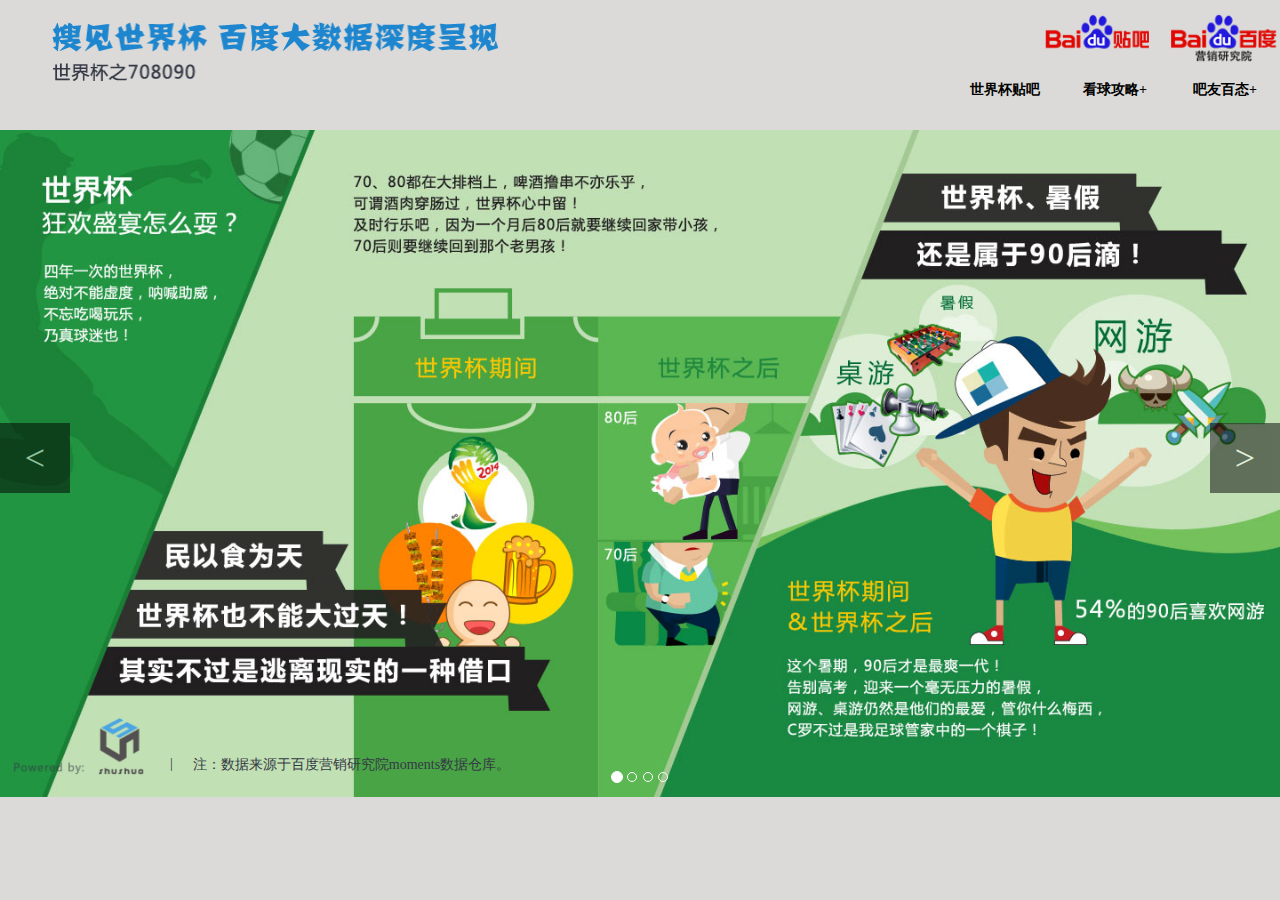
<file: index.html>
<!doctype html>
<html>
<head>
	<meta charset="utf-8">
	<meta http-equiv="X-UA-Compatible" content="IE=edge,chrome=1">
	<meta name=viewport content="width=device-width,initial-scale=1">
	<meta name="viewport" content="width=device-width, initial-scale=1.0, maximum-scale=1.0, minimum-scale=1.0, user-scalable=0">
	<title>世界杯-70 80 90</title>
    <link href="css/style.css" rel="stylesheet" type="text/css">
</head>
<body>
	<div class="top_section">    	
        <div class="top_tit"><img src="images/s_t_3.png"></div>
        <div class="top_logo"><img src="images/top-2.png"></div>        
        <div class="menu">
            <div id="navigation" class="nav-collapse page-sliderbar">
                <ul class="navbar-nav" id="menu-js">
                <li><a href="http://tieba.baidu.com/f?ie=utf-8&kw=%E4%B8%96%E7%95%8C%E6%9D%AF&fr=search" target="_blank">世界杯贴吧</a></li>
                    <li><a href="comic.html">看球攻略+</a>
                        <ul class="dropdown-menu sub-menu media-hide">
                            <li><a href="force.html"><span>百度大数据</span></a></li>                            
                        </ul>
                    </li>
                    <!-- <li><a href="perfor.html">球员表现</a></li> -->
                    <!-- <li><a href="wait.html">世界杯进程</a></li> -->
                    <li><a href="index.html">吧友百态+</a>
                        <ul class="dropdown-menu sub-menu media-hide">
                             <li><a href="map.html"><span>地图</span></a></li>
                             <li><a href="index.html"><span>70 80 90</span></a></li>
                             <li><a href="wait.html"><span>伪球迷</span></a></li>
                             <li><a href="wait.html"><span>帅哥球星</span></a></li>
                             <li><a href="wait.html"><span>球迷生活</span></a></li>
                        </ul>
                    </li>
                </ul>
            </div>
        </div>
        <div class="dropdown">
            <a href="javascript:;"id="menubadge"class="menuButton btn-navbar collapsed menuButton" data-toggle="collapse" data-target=".nav-collapse"></a>
        </div>
    </div>
        <div class="contentWrap">
            <div class="section_box">                
                <div class="top_con"> 
                	<div class="l_box">
                		<img src="images/cy_logo.png"><span>|</span>
                		<p>注：数据来源于百度营销研究院moments数据仓库。</p>
                	</div>
                	<!-- <img src="images/img_3.jpg">     
                    <img src="images/img_4.jpg">  --> 
                    <div id="carousel-example-generic" class="carousel slide" data-ride="carousel">
                      <!-- Indicators -->
                      <ol class="carousel-indicators">
                        <li data-target="#carousel-example-generic" data-slide-to="0" class="active"></li>
                        <li data-target="#carousel-example-generic" data-slide-to="1"></li>
                        <li data-target="#carousel-example-generic" data-slide-to="2"></li>
                        <li data-target="#carousel-example-generic" data-slide-to="3"></li>
                      </ol>

                      <div class="carousel-inner">
                        <div class="item active">
                          <img src="images/img_6.jpg">
                        </div>
                        <div class="item">
                          <img src="images/img_5.jpg">
                        </div>
                        <div class="item">
                          <img src="images/img_4.jpg">
                        </div>
                        <div class="item">
                          <img src="images/img_3.jpg">
                        </div>
                      </div>

                      <!-- Controls -->
                      <a class="left carousel-control" href="#carousel-example-generic" data-slide="prev">
                        <span class="glyphicon glyphicon-chevron-left"> < </span>
                      </a>
                      <a class="right carousel-control" href="#carousel-example-generic" data-slide="next">
                        <span class="glyphicon glyphicon-chevron-right"> > </span>
                      </a>
                    </div>        
                </div>
            </div>
            
        </div>    
    <script src="js/jquery.js?v=1.8.3"></script>
    <script src="js/bootstrap.min.js?v=2"></script>
    <script type="text/javascript" src="js/index.js?v=2014"></script>
</body>
</html>
</file>
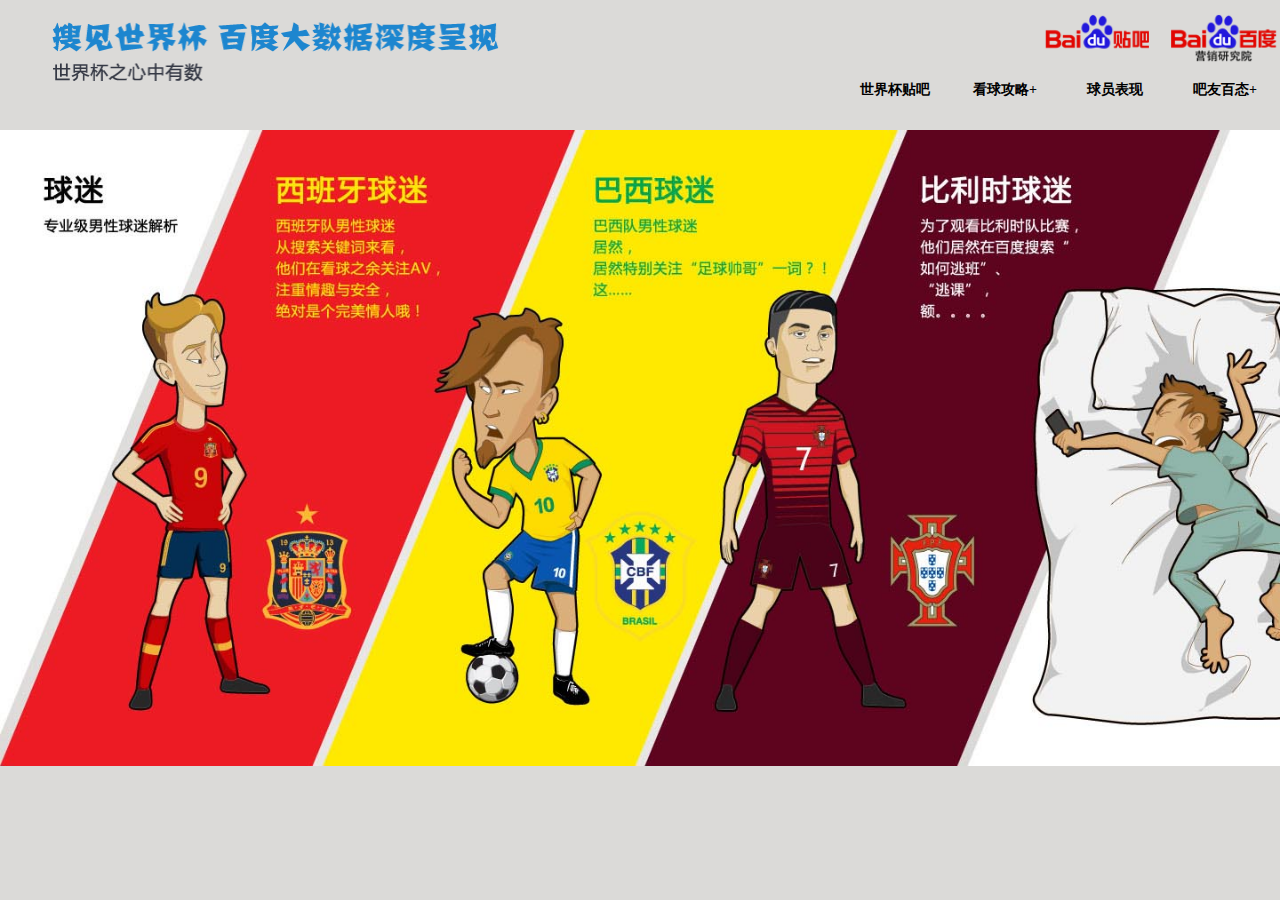
<file: comic.html>
<!doctype html>
<html>
<head>
	<meta charset="utf-8">
	<meta http-equiv="X-UA-Compatible" content="IE=edge,chrome=1">
	<meta name=viewport content="width=device-width,initial-scale=1">
	<meta name="viewport" content="width=device-width, initial-scale=1.0, maximum-scale=1.0, minimum-scale=1.0, user-scalable=0">
	<title>世界杯</title>
    <link href="css/style.css" rel="stylesheet" type="text/css">
</head>
<body>
	<div class="top_section">    	
        <div class="top_tit"><img src="images/s_t.png"></div>
        <div class="top_logo"><img src="images/top-2.png"></div>        
        <div class="menu">
            <div id="navigation" class="nav-collapse page-sliderbar">
                <ul class="navbar-nav" id="menu-js">
                <li><a href="http://tieba.baidu.com/f?ie=utf-8&kw=%E4%B8%96%E7%95%8C%E6%9D%AF&fr=search" target="_blank">世界杯贴吧</a></li>
                    <li><a href="comic.html">看球攻略+</a>
                        <ul class="dropdown-menu sub-menu media-hide">
                            <li><a href="force.html"><span>百度大数据</span></a></li>                            
                        </ul>
                    </li>
                    <li><a href="perfor.html">球员表现</a></li>
                    <!-- <li><a href="wait.html">世界杯进程</a></li> -->
                    <li><a href="index.html">吧友百态+</a>
                        <ul class="dropdown-menu sub-menu media-hide">
                             <li><a href="map.html"><span>地图</span></a></li>
                             <li><a href="index.html"><span>70 80 90</span></a></li>
                             <li><a href="wait.html"><span>伪球迷</span></a></li>
                             <li><a href="wait.html"><span>帅哥球星</span></a></li>
                             <li><a href="wait.html"><span>球迷生活</span></a></li>
                        </ul>
                    </li>
                </ul>
            </div>
        </div>
        <div class="dropdown">
            <a href="javascript:;"id="menubadge"class="menuButton btn-navbar collapsed menuButton" data-toggle="collapse" data-target=".nav-collapse"></a>
        </div>
    </div>
        <div class="contentWrap">
            <div class="section_box">                
                <div class="top_con"> 
                <img src="images/s_1.jpg">                  
                </div>
            </div>
            
        </div>    
    <script src="js/jquery.js?v=1.8.3"></script>
    <script type="text/javascript" src="js/index.js?v=2014"></script>
</body>
</html>
</file>
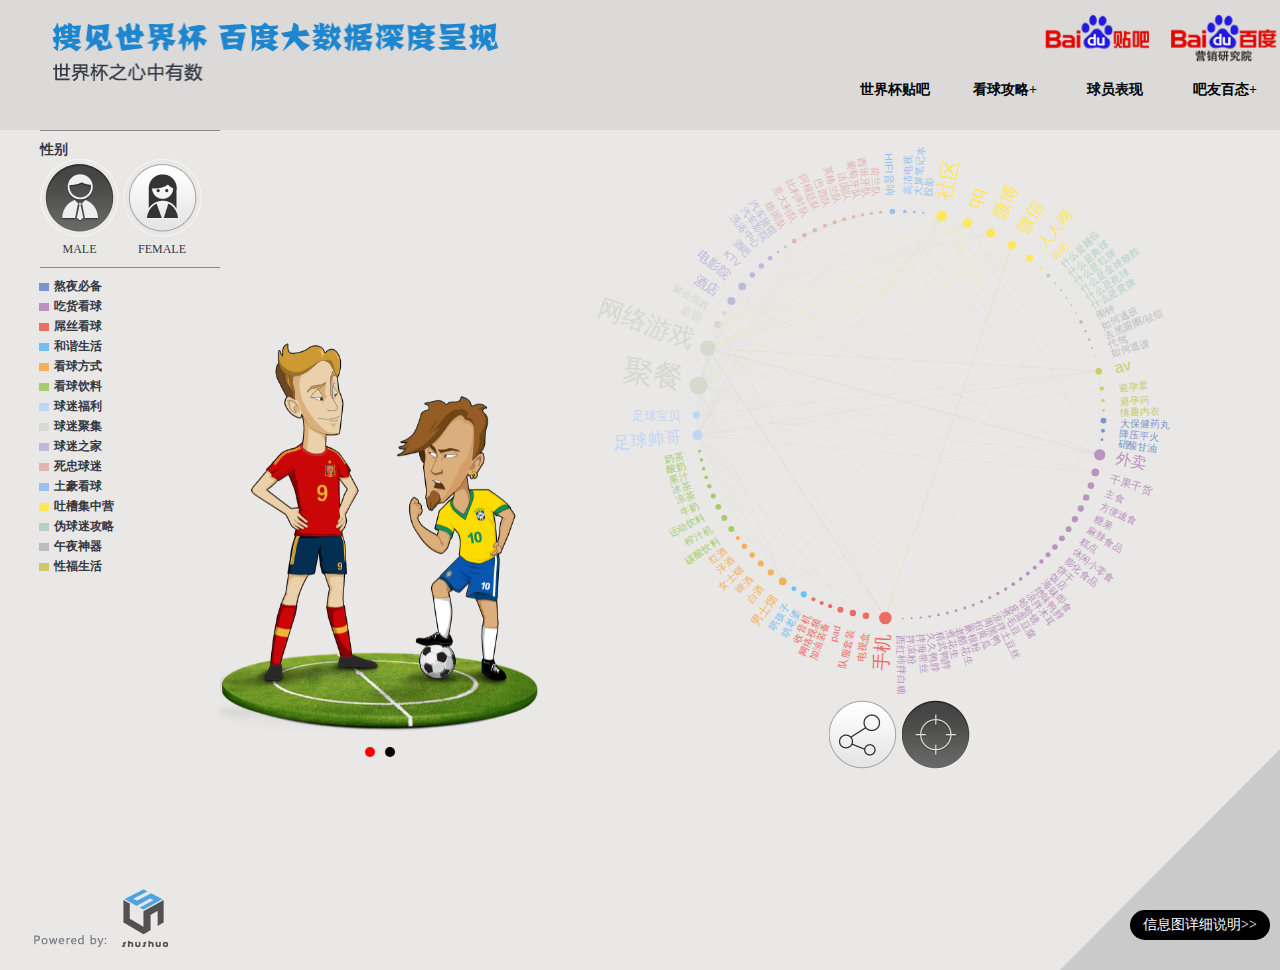
<file: force.html>
<!doctype html>
<html>
<head>
	<meta charset="utf-8">
	<meta http-equiv="X-UA-Compatible" content="IE=edge,chrome=1">
	<meta name=viewport content="width=device-width,initial-scale=1">
	<meta name="viewport" content="width=device-width, initial-scale=1.0, maximum-scale=1.0, minimum-scale=1.0, user-scalable=0">
	<title>世界杯</title>
	<link href="css/style.css" rel="stylesheet" type="text/css">	
</head>
<body>
	<div  class="top_section">    	
        <div class="top_tit"><img src="images/s_t.png"></div>
        <div class="top_logo"><img src="images/top-2.png"></div>
        <div class="menu">
            <div id="navigation" class="nav-collapse page-sliderbar">
                <ul class="navbar-nav" id="menu-js">
                <li><a href="http://tieba.baidu.com/f?ie=utf-8&kw=%E4%B8%96%E7%95%8C%E6%9D%AF&fr=search" target="_blank">世界杯贴吧</a></li>
                    <li><a href="comic.html">看球攻略+</a>
                        <ul class="dropdown-menu sub-menu media-hide">
                            <li><a href="force.html"><span>百度大数据</span></a></li>                            
                        </ul>
                    </li>
                    <li><a href="perfor.html">球员表现</a></li>
                    <!-- <li><a href="wait.html">世界杯进程</a></li> -->
                    <li><a href="index.html">吧友百态+</a>
                        <ul class="dropdown-menu sub-menu media-hide">
                             <li><a href="map.html"><span>地图</span></a></li>
                             <li><a href="index.html"><span>70 80 90</span></a></li>
                             <li><a href="wait.html"><span>伪球迷</span></a></li>
                             <li><a href="wait.html"><span>帅哥球星</span></a></li>
                             <li><a href="wait.html"><span>球迷生活</span></a></li>
                        </ul>
                    </li>
                </ul>
            </div>
        </div>
        <div class="dropdown">
            <a href="javascript:;"id="menubadge"class="menuButton btn-navbar collapsed menuButton" data-toggle="collapse" data-target=".nav-collapse"></a>
        </div>
    </div>
    <div class="contentWrap">        
        <div class="section_box">
            <div class="con_bg">
                <div class="content">                        
                    <div class="section_l">
                        <div class="sidebar">
                            <div id="sidebar">                                    
                                <div class="select gender_box">
                                    <h3>性别</h3>
                                    <ul  class=" select gender_list">
                                        <li><a href="javascript:void(0)" id="s-men" class="icon active" value='men'></a><p>MALE</p></li>
                                        <li><a href="javascript:void(0)" id="s-women" class="icon" value='women'></a><p>FEMALE</p></li>
                                    </ul>   
                                </div>
                                <div id='legend-container'>                                        
                                    <ul id='legend'>
                                        
                                    </ul>
                                </div>
                            </div>
                        </div>
                        <div class="slides_img">
                            <div id="slides">
                                <img src="images/list_1.png">
                                <img src="images/list_2.png" >
                            </div>
                        </div>
                    </div> 
                    <div class="section_r">
                        <div id="chart"></div>
                        <div class="layout_box select">
                            <a href="javascript:void(0)" id="s-force" class='icon' value='force'></a>
                            <a href="javascript:void(0)" id="s-circle" class="icon active" value='circle'></a>
                        </div>
                    </div>
                </div>
                <div class="by_logo"></div>
                <div class="explan_box">                        
                    <div class="con">
                        <div class="msg_btn">信息图详细说明>></div>
                        <div class="colse"></div>
                        <div class="msg_box">
                            <h2>信息图详细说明</h2>
                            <ul>
                                <li><span></span>图中数据来源于百度网民的真实搜索行为，本图目的在于寻找世界杯元素之间的关系，两个元素被同时检索的次数越多，代表二者之间的关系越强。</li>
                                <li><span></span>信息图有两种形式：力导向图和弦图，其中的元素代表了不同的含义：</li>
                                <li><span></span>力导向图：每种颜色表示同一类元素，每个点代表一种与世界杯相关的元素，点的大小代表该元素检索量，点与点之间的线代表二者存在关系，点与点之间的距离代表关系的强弱程度；</li>
                                <li><span></span>弦图：每种颜色表示同一类元素，每个点代表一种与世界杯相关的元素，点的大小代表该元素检索量，点与点之间的线代表二者存在关系，点与点之间线的粗细代表关系的强弱程度。</li>
                                <li><span></span>点击左侧类别，可显示出该类别所有元素及关系；点击某个元素点，可显示该元素与其他元素关系。</li>
                            </ul>
                            <p>图中数据来源于百度网民的真实搜索行为，本图目的在于寻找世界杯元素之间的关系，两个元素被同时检索的次数越多，代表二者之间的关系越强。</p>
                        </div>
                        
                    </div>
                </div>
            </div>
        </div>
    </div>
    <script src="js/jquery.js?v=1.8.3"></script>
    <script type="text/javascript" src="js/jquery.slides.min.js?v=2014"></script>
    <script type="text/javascript" src="js/index.js?v=2014"></script>
    <script>
        var hasSVG = function(){
            SVG_NS = "http://www.w3.org/2000/svg";
            return !!document.createElementNS &&
            !!document.createElementNS(SVG_NS, 'svg').createSVGRect;
        }
        var curmode = 'circle';
        var curgender = 'men';
        if (!hasSVG()){
            $("#chart").html("<img src='images/circle-men.png'/>");
            $(".select").on('click','a',function(){
                var $this = $(this);
                var val = $this.attr('value');
                $this.parents('.select').find('a').removeClass('active');
                $this.addClass('active');
                if(val==='men'||val==='women'){
                    if(curgender===val)return false;
                    curgender = val;
                } else {
                    if(curmode===val)return false;
                    curmode = val;
                }
                $("#chart").html("<img src='images/"+curmode+"-"+curgender+".png'/>");
            });
        } else {
            $.getScript("kity/kity.all.min.js",function(){
                $.getScript("dest/kitycharts.min.js",function(){
                    var paper, chart;
                    var colors = ["#7995cc","#ba93c0","#eb6d66","#6fbef6","#f5b15a","#a5cd6a","#bfd6f4",
                                  "#d5d9ce","#bdb9db","#e2b4b4","#96c1ef","#fee75a","#b4d0c8","#bbbcbf",
                                  "#cacc68","#e7b8da",'gray','red','blue'];
                    chart = new kc.ForceChart('chart',{
                        colors:colors,
                        legendTarget:'legend'}
                    );
                    var d;
                    $.ajax({
                        url: 'data/force/ForceChartFootball.json',
                        dataType: 'json',
                        success: function( data ) {
                            //d = simpleData;
                            d = data;
                            chart.getData().update(d["men"]);
                            chart.update({mode:curmode});
                        }
                    });
                    
                    $(".select").on('click','a',function(){
                        var $this = $(this);
                        var val = $this.attr('value');
                        $this.parents('.select').find('a').removeClass('active');
                        $this.addClass('active');
                        if(val==='men'||val==='women'){
                            if(curgender===val)return false;
                            curgender = val;
                            chart.getData().reset(d[val]);
                        } else {
                            if(curmode===val)return false;
                            curmode = val;
                        }
                        chart.update({mode:curmode});
                    });

                    $('#legend').on('click','li',function(e){
                        var $this = $(this);
                        $this.siblings().removeClass('on');
                        $this.addClass('on');
                        var val = $this.data("val");
                        chart.highlightBrand(val);
                    });
                    var setView = function(){
                        var paperWidth = $("#chart").width();
                        var paperHeight = $("#chart").height();
                        var paperSize = paperWidth<paperHeight?paperWidth:paperHeight;
                        var view = chart.getPaper().getViewPort();
                        view.zoom = paperSize/700;
                        chart.getPaper().setViewPort(view);
                    }
                    $(window).on("resize",function(){
                        setView();
                    });
                    setView();
                });  
            });
        }
    </script>
</body>
</html>
</file>
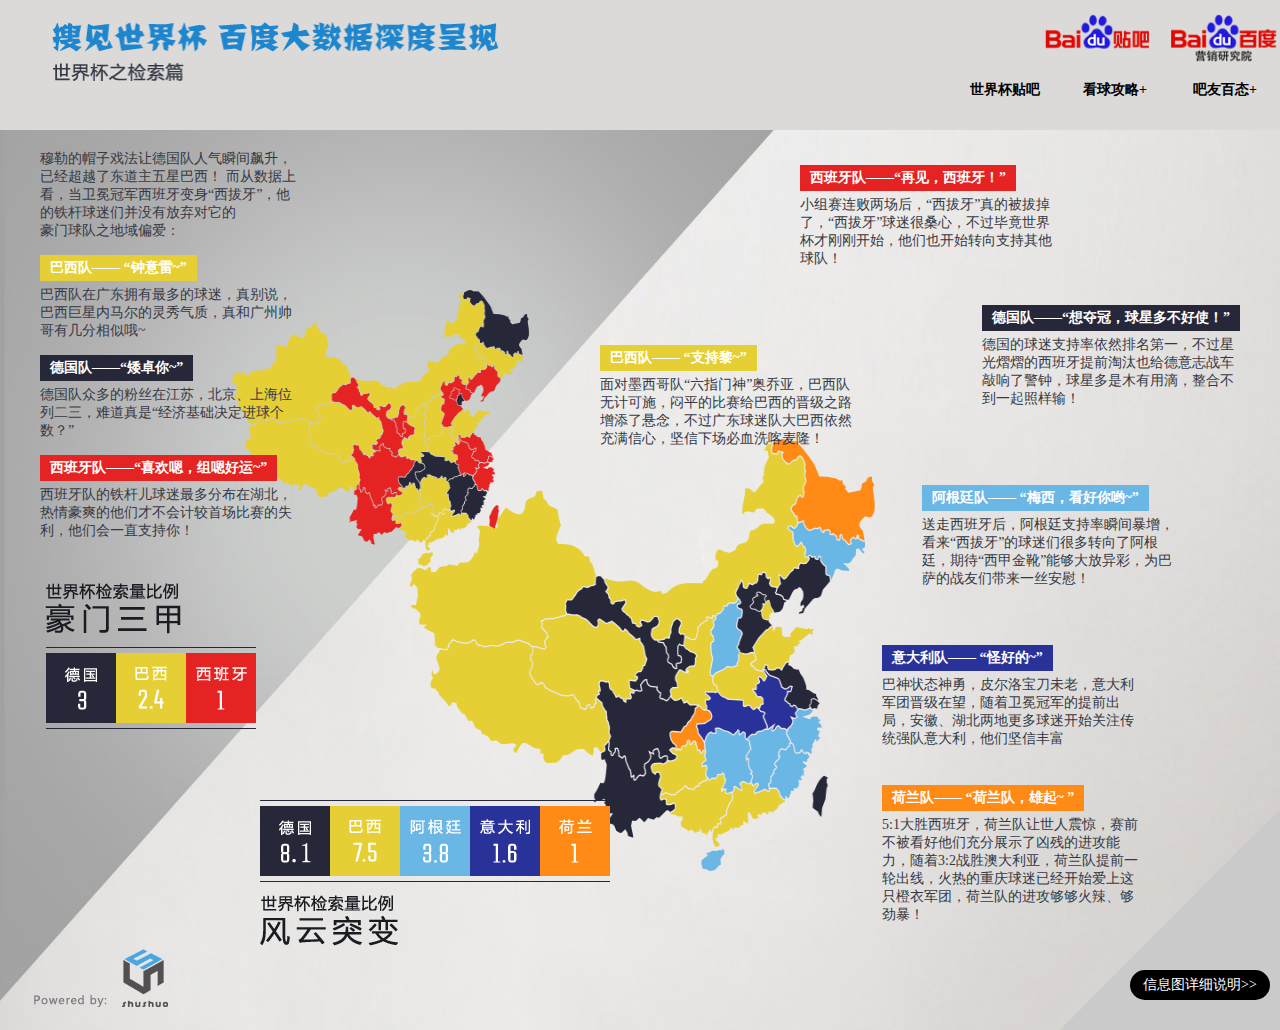
<file: map.html>
<!doctype html>
<html>
<head>
    <meta charset="utf-8">
    <meta http-equiv="X-UA-Compatible" content="IE=edge,chrome=1">
    <meta name=viewport content="width=device-width,initial-scale=1">
    <meta name="viewport" content="width=device-width, initial-scale=1.0, maximum-scale=1.0, minimum-scale=1.0, user-scalable=0">
    <title>世界杯</title>
    <link href="css/style.css" rel="stylesheet" type="text/css">    
</head>
<body>
    <div  class="top_section">      
        <div class="top_tit"><img src="images/s_t_2.png"></div>
        <div class="top_logo"><img src="images/top-2.png"></div>
        <div class="menu">
            <div id="navigation" class="nav-collapse page-sliderbar">
                <ul class="navbar-nav" id="menu-js">
                <li><a href="http://tieba.baidu.com/f?ie=utf-8&kw=%E4%B8%96%E7%95%8C%E6%9D%AF&fr=search" target="_blank">世界杯贴吧</a></li>
                    <li><a href="comic.html">看球攻略+</a>
                        <ul class="dropdown-menu sub-menu media-hide">
                            <li><a href="force.html"><span>百度大数据</span></a></li>                            
                        </ul>
                    </li>
                    <!-- <li><a href="perfor.html">球员表现</a></li> -->
                    <!-- <li><a href="wait.html">世界杯进程</a></li> -->
                    <li><a href="index.html">吧友百态+</a>
                        <ul class="dropdown-menu sub-menu media-hide">
                             <li><a href="map.html"><span>地图</span></a></li>
                             <li><a href="index.html"><span>70 80 90</span></a></li>
                             <li><a href="wait.html"><span>伪球迷</span></a></li>
                             <li><a href="wait.html"><span>帅哥球星</span></a></li>
                             <li><a href="wait.html"><span>球迷生活</span></a></li>
                        </ul>
                    </li>
                </ul>
            </div>
        </div>
        <div class="dropdown">
            <a href="javascript:;"id="menubadge"class="menuButton btn-navbar collapsed menuButton" data-toggle="collapse" data-target=".nav-collapse"></a>
        </div>
    </div>
    <div class="contentWrap">        
        <div class="section_box">
            <div class="con_bg map_con">
                <div class="content">                        
                    <div class="map_l">
                        <p>穆勒的帽子戏法让德国队人气瞬间飙升，已经超越了东道主五星巴西！
而从数据上看，当卫冕冠军西班牙变身“西拔牙”，他的铁杆球迷们并没有放弃对它的</p>
                        <p>豪门球队之地域偏爱：</p>
                        <div class="section_map">
                            <div class="tit color_1">巴西队—— “钟意雷~”</div>
                            <div class="con">巴西队在广东拥有最多的球迷，真别说，巴西巨星内马尔的灵秀气质，真和广州帅哥有几分相似哦~</div>
                        </div>
                        <div class="section_map">
                            <div class="tit color_2">德国队——“矮卓你~”</div>
                            <div class="con">德国队众多的粉丝在江苏，北京、上海位列二三，难道真是“经济基础决定进球个数？”</div>
                        </div>
                        <div class="section_map">
                            <div class="tit color_3">西班牙队——“喜欢嗯，组嗯好运~”</div>
                            <div class="con">西班牙队的铁杆儿球迷最多分布在湖北，热情豪爽的他们才不会计较首场比赛的失利，他们会一直支持你！</div>
                        </div>
                        <div class="img_1"><img src="images/img_1.png"></div>
                    </div>


                    <div class="img_2"><img src="images/img_2.png"></div>
                    <div class="section_map abs_1 abs">
                        <div class="tit color_3">西班牙队——“再见，西班牙！”</div>
                        <div class="con">小组赛连败两场后，“西拔牙”真的被拔掉了，“西拔牙”球迷很桑心，不过毕竟世界杯才刚刚开始，他们也开始转向支持其他球队！</div>
                    </div>
                    <div class="section_map abs_2 abs">
                        <div class="tit color_1">巴西队—— “支持黎~”</div>
                        <div class="con">面对墨西哥队“六指门神”奥乔亚，巴西队无计可施，闷平的比赛给巴西的晋级之路增添了悬念，不过广东球迷队大巴西依然充满信心，坚信下场必血洗喀麦隆！</div>
                    </div>
                    <div class="section_map abs_3 abs">
                        <div class="tit color_2">德国队——“想夺冠，球星多不好使！”</div>
                        <div class="con">德国的球迷支持率依然排名第一，不过星光熠熠的西班牙提前淘汰也给德意志战车敲响了警钟，球星多是木有用滴，整合不到一起照样输！</div>
                    </div>
                    <div class="section_map abs_4 abs">
                        <div class="tit color_4">阿根廷队——  “梅西，看好你哟~”</div>
                        <div class="con">送走西班牙后，阿根廷支持率瞬间暴增， 看来“西拔牙”的球迷们很多转向了阿根廷，期待“西甲金靴”能够大放异彩，为巴萨的战友们带来一丝安慰！</div>
                    </div>
                    <div class="section_map abs_5 abs">
                        <div class="tit color_5">意大利队——  “怪好的~”</div>
                        <div class="con">巴神状态神勇，皮尔洛宝刀未老，意大利军团晋级在望，随着卫冕冠军的提前出局，安徽、湖北两地更多球迷开始关注传统强队意大利，他们坚信丰富</div>
                    </div>
                    <div class="section_map abs_6 abs">
                        <div class="tit color_6">荷兰队——  “荷兰队，雄起~ ”</div>
                        <div class="con">5:1大胜西班牙，荷兰队让世人震惊，赛前不被看好他们充分展示了凶残的进攻能力，随着3:2战胜澳大利亚，荷兰队提前一轮出线，火热的重庆球迷已经开始爱上这只橙衣军团，荷兰队的进攻够够火辣、够劲暴！</div>
                    </div>
                </div>
                <div class="by_logo"></div>
                <div class="explan_box">                        
                    <div class="con">
                        <div class="msg_btn">信息图详细说明>></div>
                        <div class="colse"></div>
                        <div class="msg_box">
                            <h2>信息图详细说明</h2>
                            <p>数据来源于百度营销研究moments数据仓库；图中标注地区为该地区搜索量最高的球队。</p>
                        </div>
                        
                    </div>
                </div>
            </div>
        </div>
    </div>
    <script src="js/jquery.js?v=1.8.3"></script>
    <script type="text/javascript" src="js/index.js?v=2014"></script>
</body>
</html>
</file>
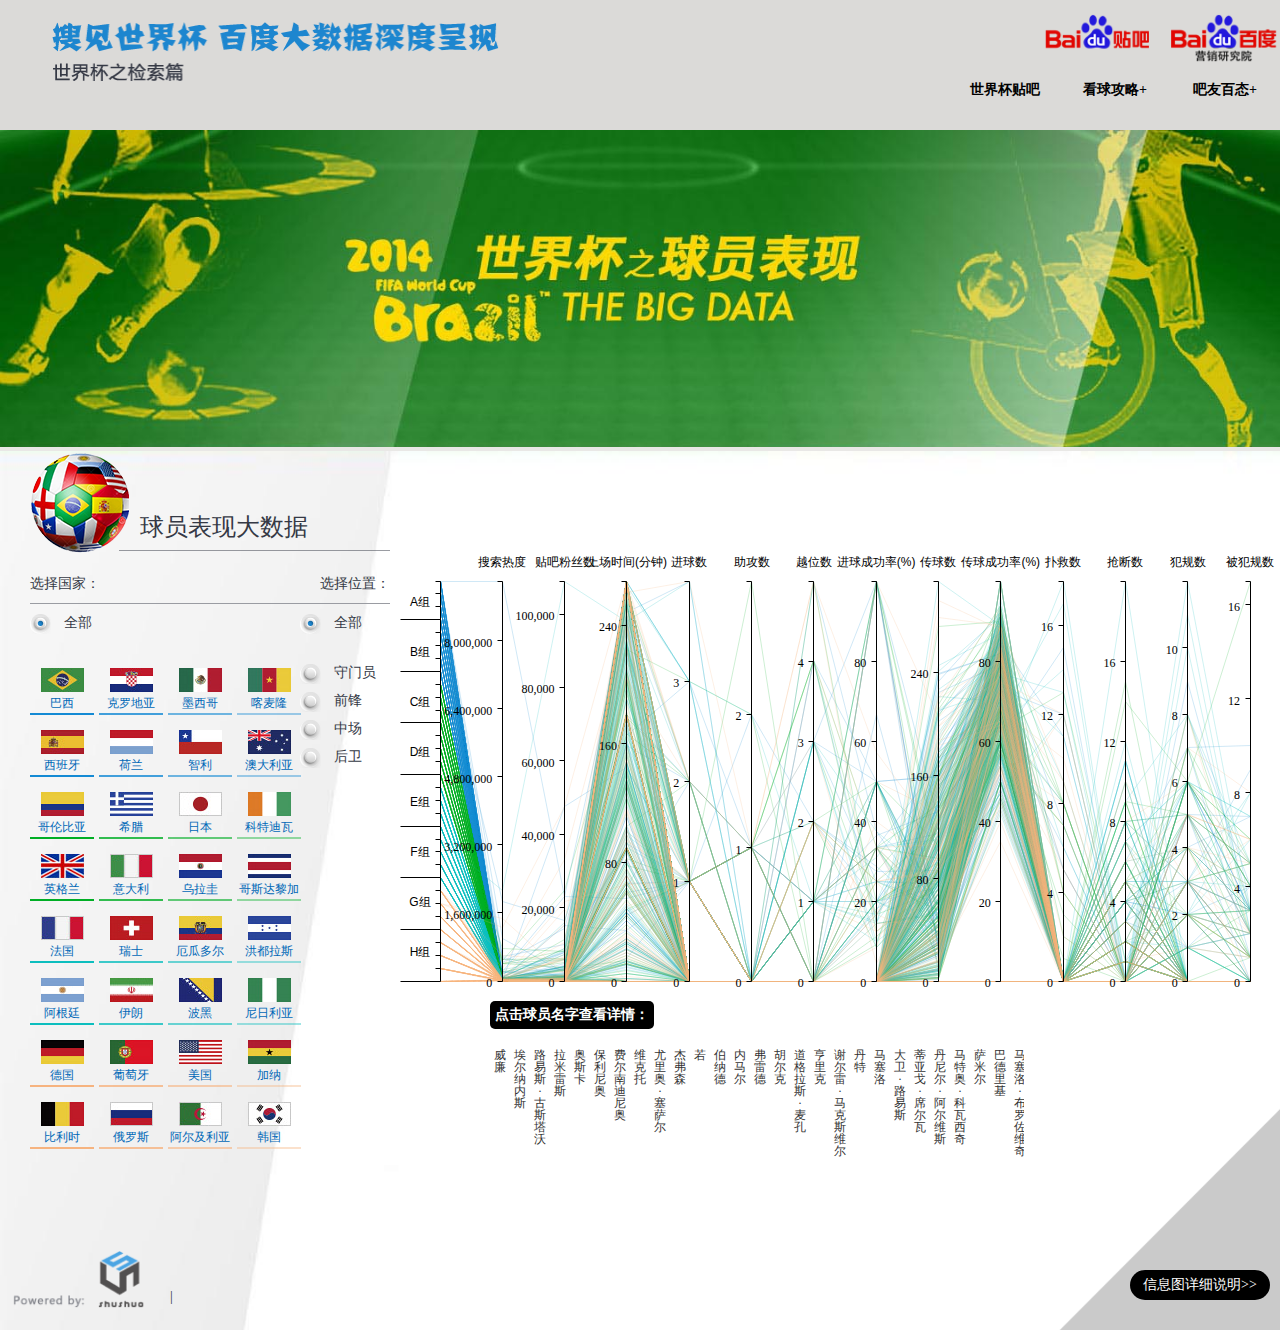
<file: perfor.html>
<!doctype html>
<html>
<head>
    <meta charset="utf-8">
    <meta http-equiv="X-UA-Compatible" content="IE=edge,chrome=1">
    <meta name=viewport content="width=device-width,initial-scale=1">
    <meta name="viewport" content="width=device-width, initial-scale=1.0, maximum-scale=1.0, minimum-scale=1.0, user-scalable=0">
    <title>世界杯</title>
    <link href="css/style.css" rel="stylesheet" type="text/css">    
</head>
<body class="">
    <div  class="top_section">      
        <div class="top_tit"><img src="images/s_t_2.png"></div>
        <div class="top_logo"><img src="images/top-2.png"></div>
        <div class="menu">
            <div id="navigation" class="nav-collapse page-sliderbar">
                <ul class="navbar-nav" id="menu-js">
                <li><a href="http://tieba.baidu.com/f?ie=utf-8&kw=%E4%B8%96%E7%95%8C%E6%9D%AF&fr=search" target="_blank">世界杯贴吧</a></li>
                    <li><a href="comic.html">看球攻略+</a>
                        <ul class="dropdown-menu sub-menu media-hide">
                            <li><a href="force.html"><span>百度大数据</span></a></li>                            
                        </ul>
                    </li>
                    <!-- <li><a href="perfor.html">球员表现</a></li> -->
                    <!-- <li><a href="wait.html">世界杯进程</a></li> -->
                    <li><a href="index.html">吧友百态+</a>
                        <ul class="dropdown-menu sub-menu media-hide">
                             <li><a href="map.html"><span>地图</span></a></li>
                             <li><a href="index.html"><span>70 80 90</span></a></li>
                             <li><a href="wait.html"><span>伪球迷</span></a></li>
                             <li><a href="wait.html"><span>帅哥球星</span></a></li>
                             <li><a href="wait.html"><span>球迷生活</span></a></li>
                        </ul>
                    </li>
                </ul>
            </div>
        </div>
        <div class="dropdown">
            <a href="javascript:;"id="menubadge"class="menuButton btn-navbar collapsed menuButton" data-toggle="collapse" data-target=".nav-collapse"></a>
        </div>
    </div>
    <div class="contentWrap">        
        <div class="con_bg perfor_con"> 
            <img src="images/perfor_banner.jpg" width='100%'/>
            <div class="main">
                <img src='images/perfor_bg.jpg' width='100%' height="100%" style="position:absolute;left:0"/>
                <div class="p_left">
                    <div class="p_tit">球员表现大数据</div>
                    <div class="p_x clearfix">
                        <span class="country">选择国家：</span>
                        <span class="pos">选择位置：</span>
                    </div>
                    <div class="country_list clearfix">
                        <div  class="coun_l" id='contry-list'>
                            <!--<label class="label_top"><input type="radio" value='all' id='contry-all'>全部</label>-->
                            <div class="label_top"> 
                                <label class="label_radio" for="contry-all">
                                    <input name="sample-checkbox-01" type="radio" id='contry-all' checked/> 全部
                                </label>
                            </div>
                            <ul class="ico_coun_list clearfix" id='contry_selector'>
                                <li>
                                    <a href="javascript:void(0)">
                                        <span><img src="images/country/coun_1.jpg"></span>
                                        <p>巴西</p>
                                        <i class="c1 op1"></i>
                                    </a>
                                </li>
                                <li>
                                    <a href="javascript:void(0)">
                                        <span><img src="images/country/coun_2.jpg"></span>
                                        <p>克罗地亚</p>
                                        <i class="c1 op2"></i>
                                    </a>
                                </li>
                                <li>
                                    <a href="javascript:void(0)">
                                        <span><img src="images/country/coun_3.jpg"></span>
                                        <p>墨西哥</p>
                                        <i class="c1 op3"></i>
                                    </a>
                                </li>
                                <li>
                                    <a href="javascript:void(0)">
                                        <span><img src="images/country/coun_4.jpg"></span>
                                        <p>喀麦隆</p>
                                        <i class="c1 op4"></i>
                                    </a>
                                </li>
                                <li>
                                    <a href="javascript:void(0)">
                                        <span><img src="images/country/coun_5.jpg"></span>
                                        <p>西班牙</p>
                                        <i class="c2 op1"></i>
                                    </a>
                                </li>
                                <li>
                                    <a href="javascript:void(0)">
                                        <span><img src="images/country/coun_6.jpg"></span>
                                        <p>荷兰</p>
                                        <i class="c2 op2"></i>
                                    </a>
                                </li>
                                <li>
                                    <a href="javascript:void(0)">
                                        <span><img src="images/country/coun_7.jpg"></span>
                                        <p>智利</p>
                                        <i class="c2 op3"></i>
                                    </a>
                                </li>
                                <li>
                                    <a href="javascript:void(0)">
                                        <span><img src="images/country/coun_8.jpg"></span>
                                        <p>澳大利亚</p>
                                        <i class="c2 op4"></i>
                                    </a>
                                </li>
                                <li>
                                    <a href="javascript:void(0)">
                                        <span><img src="images/country/coun_9.jpg"></span>
                                        <p>哥伦比亚</p>
                                        <i class="c3 op1"></i>
                                    </a>
                                </li>
                                <li>
                                    <a href="javascript:void(0)">
                                        <span><img src="images/country/coun_10.jpg"></span>
                                        <p>希腊</p>
                                        <i class="c3 op2"></i>
                                    </a>
                                </li>
                                <li>
                                    <a href="javascript:void(0)">
                                        <span><img src="images/country/coun_11.jpg"></span>
                                        <p>日本</p>
                                        <i class="c3 op3"></i>
                                    </a>
                                </li>
                                <li>
                                    <a href="javascript:void(0)">
                                        <span><img src="images/country/coun_12.jpg"></span>
                                        <p>科特迪瓦</p>
                                        <i class="c3 op4"></i>
                                    </a>
                                </li>
                                <li>
                                    <a href="javascript:void(0)">
                                        <span><img src="images/country/coun_13.jpg"></span>
                                        <p>英格兰</p>
                                        <i class="c4 op1"></i>
                                    </a>
                                </li>
                                <li>
                                    <a href="javascript:void(0)">
                                        <span><img src="images/country/coun_14.jpg"></span>
                                        <p>意大利</p>
                                        <i class="c4 op2"></i>
                                    </a>
                                </li>
                                <li>
                                    <a href="javascript:void(0)">
                                        <span><img src="images/country/coun_15.jpg"></span>
                                        <p>乌拉圭</p>
                                        <i class="c4 op3"></i>
                                    </a>
                                </li>
                                <li>
                                    <a href="javascript:void(0)">
                                        <span><img src="images/country/coun_16.jpg"></span>
                                        <p>哥斯达黎加</p>
                                        <i class="c4 op4"></i>
                                    </a>
                                </li>
                                <li>
                                    <a href="javascript:void(0)">
                                        <span><img src="images/country/coun_17.jpg"></span>
                                        <p>法国</p>
                                        <i class="c5 op1"></i>
                                    </a>
                                </li>
                                <li>
                                    <a href="javascript:void(0)">
                                        <span><img src="images/country/coun_18.jpg"></span>
                                        <p>瑞士</p>
                                        <i class="c5 op2"></i>
                                    </a>
                                </li>
                                <li>
                                    <a href="javascript:void(0)">
                                        <span><img src="images/country/coun_19.jpg"></span>
                                        <p>厄瓜多尔</p>
                                        <i class="c5 op3"></i>
                                    </a>
                                </li>
                                <li>
                                    <a href="javascript:void(0)">
                                        <span><img src="images/country/coun_20.jpg"></span>
                                        <p>洪都拉斯</p>
                                        <i class="c5 op4"></i>
                                    </a>
                                </li>
                                <li>
                                    <a href="javascript:void(0)">
                                        <span><img src="images/country/coun_21.jpg"></span>
                                        <p>阿根廷</p>
                                        <i class="c6 op1"></i>
                                    </a>
                                </li>
                                <li>
                                    <a href="javascript:void(0)">
                                        <span><img src="images/country/coun_22.jpg"></span>
                                        <p>伊朗</p>
                                        <i class="c6 op2"></i>
                                    </a>
                                </li>
                                <li>
                                    <a href="javascript:void(0)">
                                        <span><img src="images/country/coun_23.jpg"></span>
                                        <p>波黑</p>
                                        <i class="c6 op3"></i>
                                    </a>
                                </li>
                                <li>
                                    <a href="javascript:void(0)">
                                        <span><img src="images/country/coun_24.jpg"></span>
                                        <p>尼日利亚</p>
                                        <i class="c6 op4"></i>
                                    </a>
                                </li>
                                <li>
                                    <a href="javascript:void(0)">
                                        <span><img src="images/country/coun_25.jpg"></span>
                                        <p>德国</p>
                                        <i class="c7 op1"></i>
                                    </a>
                                </li>
                                <li>
                                    <a href="javascript:void(0)">
                                        <span><img src="images/country/coun_26.jpg"></span>
                                        <p>葡萄牙</p>
                                        <i class="c7 op2"></i>
                                    </a>
                                </li>
                                <li>
                                    <a href="javascript:void(0)">
                                        <span><img src="images/country/coun_27.jpg"></span>
                                        <p>美国</p>
                                        <i class="c7 op3"></i>
                                    </a>
                                </li>
                                <li>
                                    <a href="javascript:void(0)">
                                        <span><img src="images/country/coun_28.jpg"></span>
                                        <p>加纳</p>
                                        <i class="c7 op4"></i>
                                    </a>
                                </li>
                                <li>
                                    <a href="javascript:void(0)">
                                        <span><img src="images/country/coun_29.jpg"></span>
                                        <p>比利时</p>
                                        <i class="c8 op1"></i>
                                    </a>
                                </li>
                                <li>
                                    <a href="javascript:void(0)">
                                        <span><img src="images/country/coun_30.jpg"></span>
                                        <p>俄罗斯</p>
                                        <i class="c8 op2"></i>
                                    </a>
                                </li>
                                <li>
                                    <a href="javascript:void(0)">
                                        <span><img src="images/country/coun_31.jpg"></span>
                                        <p>阿尔及利亚</p>
                                        <i class="c8 op3"></i>
                                    </a>
                                </li>
                                <li>
                                    <a href="javascript:void(0)">
                                        <span><img src="images/country/coun_32.jpg"></span>
                                        <p>韩国</p>
                                        <i class="c8 op4"></i>
                                    </a>
                                </li>
                            </ul>
                        </div>
                        <div class="coun_r">
                            <div class="po_label" id='position-selector'>                                
                                <label class="label_radio" id="label_top" for="radio-01">
                                	<input type="radio"name="p" id="radio-01" value="all" checked/> 全部
                                </label>
                                <label class="label_radio" for="radio-02">
                                    <input type="radio" name="p"id="radio-02" value='守门员'> 守门员
                                </label>
                                <label class="label_radio" for="radio-03">
                                    <input type="radio" name="p" id="radio-03"value='前锋'> 前锋
                                </label>
                                <label class="label_radio" for="radio-04">
                                    <input type="radio" name="p"id="radio-04" value='中场'> 中场
                                </label>
                                <label class="label_radio" for="radio-05">
                                    <input type="radio" name="p"id="radio-05" value='后卫'> 后卫
                                </label>
                            </div>
                        </div>
                    </div>
                </div>
                <div class="p_rig">
                    <div id="chart" style='height:450px'></div>
                    <h3 id="member-list-title">点击球员名字查看详情：</h3>
                    <div id='member-list-container'>
                        <ul id='member-list'>
                            
                        </ul>
                    </div>
                    <!-- <div style='width:1em'>梅赫迪·穆斯塔法<span>Mehdi MOSTEFA</span></div> -->
                </div>
                <div class="l_box">
                    <img src="images/cy_logo.png"><span>|</span>
                </div>
            </div>           
            <div class="explan_box">                        
                <div class="con">
                    <div class="msg_btn">信息图详细说明>></div>
                    <div class="colse"></div>
                    <div class="msg_box">
                        <h2>信息图详细说明</h2>
                        <p>“球员表现大数据”互动信息图希望用图形化的方式，将球员们的技术统计数据从枯燥的表格转化为直观的图形，以此来展现球员的技术特征。<br/>
我们从众多的统计数据中，选择了我们认为最能表现球员特点的11项数据，加上从百度大数据中获取的球员热度（搜索和贴吧），组成了这张信息图。<br/>
该图囊括了本届世界杯的736名球员（32支球队×23名球员），同时提供了筛选功能，你可以按照国家和位置来筛选想要看到的球员数据，点击图下方的球员姓名可以显示该球员各项指标的详细数据。<br/>
数据来源：百度Moments数据库，国际足联（FIFA）官方网站</p>
                    </div>
                    
                </div>
            </div>
        </div>
    </div>
    <script src="js/jquery.js?v=1.8.3"></script>
    <script type="text/javascript" src="js/index.js?v=2014"></script>
    <script>
        var hasSVG = function(){
            SVG_NS = "http://www.w3.org/2000/svg";
            return !!document.createElementNS &&
            !!document.createElementNS(SVG_NS, 'svg').createSVGRect;
        }
        var curmode = 'circle';
        var curgender = 'men';
        if (!hasSVG()){
            //IE8兼容方案

        } else {
            $.getScript("kity/kity.all.min.js",function(){
                $.getScript("dest/kitycharts.min.js",function(){                    
                    $.ajax({
                        url: 'data/horizon/HorizonData.json',
                        dataType: 'json',
                        success: function( data ) {
                            var colors = ["#148ad4","#148ad4","#00ae25","#00ae25","#0cbebe","#0cbebe","#f6b37f","#f6b37f"];
                            var chart = new kc.HorizonChart('chart',{colors:colors,padding:[30,30,20,50]});
                            d = data;
                            chart.getData().update(d);
                            var $menber_list = $("#member-list");
                            var $position_selector = $("#position-selector");
                            $menber_list.on('click','li',function(e){
                                e.stopPropagation();
                                var $this = $(this);
                                $this.siblings().removeClass('active');
                                $this.addClass('active');
                                var name = $(this).find('.name').data("name");
                                chart.highlightLines({
                                    name:name
                                });
                            });
                            //控制球员列表选项的变量
                            var filter = {
                                contry:null,
                                position:null
                            }
                            //复写tooltipUpdated方法
                            chart.toolTipUpdated = function(){
                                chart.showLines(filter);
                            };
                            //球员列表筛选以及表格中显示线段的筛选
                            var filterLines = function(){
                                chart.showLines(filter);
                                var series = d.series;
                                var itemlist = [];
                                $menber_list.empty().width(20);
                                var pos = filter.position;
                                for(var key in series){
                                    if(filter.contry&&key!==filter.contry)continue;
                                    var serie = series[key];
                                    for(var i=0;i<serie.length;i++){
                                        if(serie[i].position===pos||!pos){
                                            var $item = $('<li><div class="name" data-name="'+serie[i].name+'">'+serie[i].name.replace(/·/g,"<br/>·<br/>")+'</div></li>');
                                            itemlist.push($item);
                                        }
                                    }
                                }
                                return itemlist;
                            };
                            //在列表中显示球员
                            var listTimeout;
                            var listMembers = function(){
                                //停止正在进行的append行为
                                if(listTimeout)clearTimeout(listTimeout);
                                var members = filterLines();
                                var idx = 0;
                                var step = 50;
                                var appendMember = function(){
                                    for(var i=idx;i<members.length&&i<(idx+step);i++){
                                        var _w = $menber_list.width();
                                        var $item = members[i];
                                        $menber_list.append($item);
                                        $menber_list.width(_w + $item.width());
                                    }
                                    idx+=step;
                                    if(idx<members.length){
                                        listTimeout = setTimeout(appendMember,0);
                                    }
                                };
                                appendMember();
                            }
                            listMembers();
                            //选择国家
                            var $contry_all = $("#contry-all");
                            $("#contry_selector").on('click','li',function(){
                                $contry_all[0].checked=false;
                                $contry_all.parent().removeClass('r_on');
                                var $this = $(this);
                                $this.siblings().removeClass('active');
                                $this.addClass('active');
                                var val = $this.find('p').text();
                                filter.contry = val;
                                listMembers();
                                chart.unhighlightAll();
                            });
                            $contry_all.on('change',this,function(){
                                $("#contry_selector").find('li').removeClass('active');
                                filter.contry = null;
                                listMembers();
                                chart.unhighlightAll();
                            });
                            //选择位置
                            $position_selector.on("change","input[type='radio']",function(){
                                var val = $(this).val();
                                if(val==="all"){
                                    filter.position = null;
                                } else{
                                    filter.position = $(this).val();
                                }
                                listMembers();
                                chart.unhighlightAll();
                            });
                        }
                    });
                });  
            });
        }
    </script>
</body>
</html>
</file>
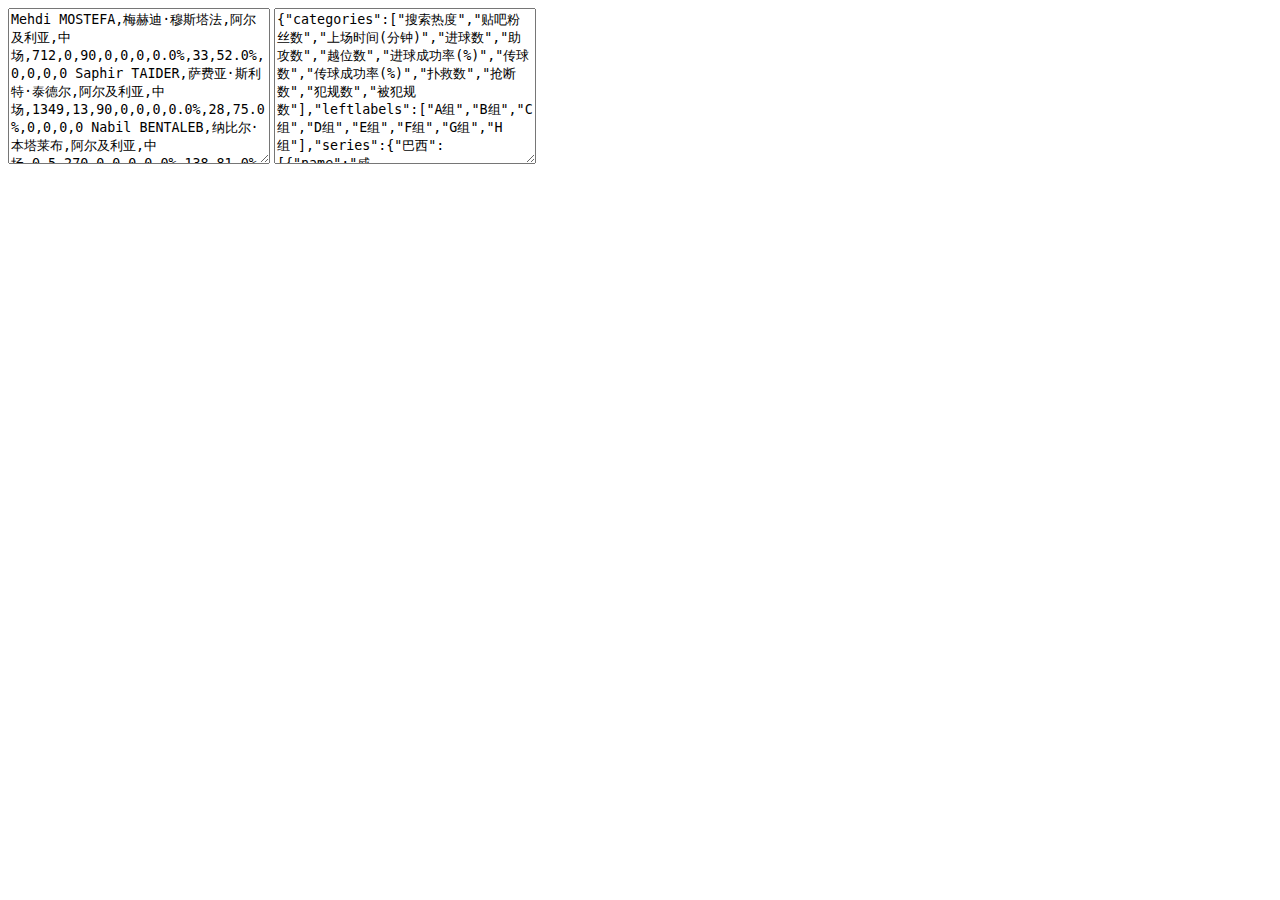
<file: data/horizon/formatter.html>
<!DOCTYPE html>
<html lang="en">
<head>
	<meta charset="UTF-8">
	<title>horizon</title>
</head>
<body>
	<textarea name="" id="source" cols="30" rows="10">Mehdi&nbsp;MOSTEFA,梅赫迪·穆斯塔法,阿尔及利亚,中场,712,0,90,0,0,0,0.0%,33,52.0%,0,0,0,0 Saphir&nbsp;TAIDER,萨费亚·斯利特·泰德尔,阿尔及利亚,中场,1349,13,90,0,0,0,0.0%,28,75.0%,0,0,0,0 Nabil&nbsp;BENTALEB,纳比尔·本塔莱布,阿尔及利亚,中场,0,5,270,0,0,0,0.0%,138,81.0%,0,10,3,1 Yacine&nbsp;BRAHIMI,雅西尼·布拉西米,阿尔及利亚,中场,66,0,148,1,1,0,25.0%,85,73.0%,0,0,0,0 Medhi&nbsp;LACEN,梅迪·拉森,阿尔及利亚,中场,148,0,32,0,0,0,0.0%,22,73.0%,0,0,0,0 Hassan&nbsp;YEBDA,哈桑·耶布达,阿尔及利亚,中场,362,0,19,0,0,0,0.0%,11,45.0%,0,0,0,0 Rais&nbsp;MBOLHI,雷斯·奥赫布,阿尔及利亚,守门员,2,0,270,0,0,0,0.0%,88,43.0%,12,0,0,0 Mohamed&nbsp;ZEMMAMOUCHE,穆罕穆德·阿米尼·泽曼奥赫,阿尔及利亚,守门员,1,0,0,0,0,0,0.0%,0,0.0%,0,0,0,0 Cedric&nbsp;SI&nbsp;MOHAMMED,塞蒂克·希·穆罕穆德,阿尔及利亚,守门员,232,0,0,0,0,0,0.0%,0,0.0%,0,0,0,0 Riyad&nbsp;MAHREZ,利亚德·马赫雷斯,阿尔及利亚,前锋,272,0,71,0,0,0,0.0%,22,55.0%,0,0,0,0 Abdelmoumene&nbsp;DJABOU,杰鲍尔,阿尔及利亚,前锋,4,0,150,1,1,1,33.3%,56,61.0%,0,0,0,0 El&nbsp;Arabi&nbsp;SOUDANI,埃尔·阿拉比·苏达尼,阿尔及利亚,前锋,0,0,67,0,0,0,0.0%,15,40.0%,0,0,0,0 Islam&nbsp;SLIMANI,伊斯兰·斯利马尼,阿尔及利亚,前锋,314,0,204,2,1,1,33.3%,58,64.0%,0,2,0,0 Sofiane&nbsp;FEGHOULI,费古利,阿尔及利亚,前锋,16791,19,270,1,1,0,33.3%,93,69.0%,0,0,0,0 Nabil&nbsp;GHILAS,纳比尔·吉拉斯,阿尔及利亚,前锋,833,0,36,0,0,0,0.0%,15,67.0%,0,0,2,0 Aissa&nbsp;MANDI,艾莎·曼迪,阿尔及利亚,后卫,2381,0,180,0,0,0,0.0%,81,73.0%,0,5,0,0 Liassine&nbsp;CADAMURO,卡德穆偌,阿尔及利亚,后卫,0,0,0,0,0,0,0.0%,0,0.0%,0,0,0,0 Carl&nbsp;MEDJANI,卡尔·梅贾尼,阿尔及利亚,后卫,196,0,264,0,0,0,0.0%,93,69.0%,0,0,0,0 Djamel&nbsp;MESBAH,杰梅尔·梅斯巴赫,阿尔及利亚,后卫,5,0,180,0,0,0,0.0%,115,80.0%,0,0,5,2 Rafik&nbsp;HALLICHE,拉菲克·哈里彻,阿尔及利亚,后卫,0,0,270,1,0,0,50.0%,131,73.0%,0,3,0,0 Esseid&nbsp;BELKALEM,埃塞德·贝尔卡莱姆,阿尔及利亚,后卫,0,0,91,0,0,0,0.0%,45,62.0%,0,1,0,0 Faouzi&nbsp;GHOULAM,法奥齐·古拉姆,阿尔及利亚,后卫,172,10,90,0,0,0,0.0%,50,54.0%,0,0,0,0 Madjid&nbsp;BOUGUERRA,马德伊迪·博格拉,阿尔及利亚,后卫,162,0,179,0,0,0,0.0%,80,75.0%,0,5,1,2 Ricardo&nbsp;ALVAREZ,里卡多·阿尔瓦雷斯,阿根廷,中场,2631,668,27,0,0,0,0.0%,13,85.0%,0,0,0,0 Javier&nbsp;MASCHERANO,哈维·马斯切拉诺,阿根廷,中场,8637,1239,270,0,0,0,0.0%,311,89.0%,0,6,0,0 Augusto&nbsp;FERNANDEZ,阿古斯托·费尔南德兹,阿根廷,中场,109,0,0,0,0,0,0.0%,0,0.0%,0,0,0,0 Maxi&nbsp;RODRIGUEZ,马克西·罗德里格斯,阿根廷,中场,34912,37,46,0,0,0,0.0%,31,87.0%,0,0,0,0 Enzo&nbsp;PEREZ,恩佐·佩雷斯,阿根廷,中场,0,0,0,0,0,0,0.0%,0,0.0%,0,0,0,0 Angel&nbsp;DI&nbsp;MARIA,安赫尔·迪马利亚,阿根廷,中场,0,3318,270,0,0,0,0.0%,221,70.0%,0,0,0,0 Lucas&nbsp;BIGLIA,卢卡斯·比格利亚,阿根廷,中场,228152,12,5,0,0,0,0.0%,9,67.0%,0,0,0,0 Fernando&nbsp;GAGO,鲁本·加戈,阿根廷,中场,8970,813,224,0,0,0,0.0%,241,91.0%,0,0,0,0 Mariano&nbsp;ANDUJAR,安杜哈尔,阿根廷,守门员,706,3,0,0,0,0,0.0%,0,0.0%,0,0,0,0 Agustin&nbsp;ORION,奥斯丁·奥赖恩,阿根廷,守门员,29,0,0,0,0,0,0.0%,0,0.0%,0,0,0,0 Sergio&nbsp;ROMERO,罗梅罗,阿根廷,守门员,14005,68,270,0,0,0,0.0%,62,84.0%,9,0,0,0 Ezequiel&nbsp;LAVEZZI,恩兹奎尔·拉维奇,阿根廷,前锋,6726,242,66,0,0,0,0.0%,50,54.0%,0,0,0,0 Sergio&nbsp;AGUERO,塞尔吉奥·阿圭罗,阿根廷,前锋,16816,15849,201,0,0,0,0.0%,51,51.0%,0,0,0,0 Rodrigo&nbsp;PALACIO,罗德里格·帕拉西奥,阿根廷,前锋,0,145,14,0,0,0,0.0%,7,43.0%,0,0,0,0 Lionel&nbsp;MESSI,莱奥·梅西,阿根廷,前锋,2118865,109002,243,4,0,1,30.8%,158,75.0%,0,0,0,0 Gonzalo&nbsp;HIGUAIN,冈萨洛·伊瓜因,阿根廷,前锋,113216,8205,210,0,0,0,0.0%,68,78.0%,0,0,0,0 Jose&nbsp;Maria&nbsp;BASANTA,何塞·马里亚·巴桑塔,阿根廷,后卫,682,2,0,0,0,0,0.0%,0,0.0%,0,0,0,0 Federico&nbsp;FERNANDEZ,费德里克·费尔南德斯,阿根廷,后卫,0,747,270,0,0,0,0.0%,156,87.0%,0,8,0,0 Marcos&nbsp;ROJO,法乌斯蒂诺·罗霍,阿根廷,后卫,13,15,270,1,0,0,20.0%,170,73.0%,0,4,4,3 Martin&nbsp;DEMICHELIS,马丁·德米凯利斯,阿根廷,后卫,5171,194,0,0,0,0,0.0%,0,0.0%,0,0,0,0 Pablo&nbsp;ZABALETA,帕布洛·贾维尔·萨巴莱塔,阿根廷,后卫,3574,65,270,0,0,0,0.0%,148,81.0%,0,1,0,0 Hugo&nbsp;CAMPAGNARO,乌戈·阿曼多·坎帕纳罗,阿根廷,后卫,28,0,46,0,0,0,0.0%,36,94.0%,0,0,0,0 Ezequiel&nbsp;GARAY,埃泽奎尔·马可洛·加雷,阿根廷,后卫,3534,80,270,0,0,0,0.0%,150,91.0%,0,2,0,0 Mark&nbsp;BRESCIANO,马克·布雷西亚诺,澳大利亚,中场,4058,0,147,0,0,0,0.0%,84,83.0%,0,0,0,0 Massimo&nbsp;LUONGO,马西莫·鲁昂格,澳大利亚,中场,0,0,0,0,0,0,0.0%,0,0.0%,0,0,0,0 Dario&nbsp;VIDOSIC,达里奥·维多西奇,澳大利亚,中场,0,0,0,0,0,0,0.0%,0,0.0%,0,0,0,0 Matt&nbsp;McKAY,马特·麦凯,澳大利亚,中场,728,2,180,0,0,0,0.0%,107,79.0%,0,0,0,0 James&nbsp;HOLLAND,詹姆斯·霍兰,澳大利亚,中场,144,0,0,0,0,0,0.0%,0,0.0%,0,0,0,0 Mile&nbsp;JEDINAK,米尔·杰迪纳克,澳大利亚,中场,438,0,270,1,0,0,50.0%,159,79.0%,0,0,6,4 James&nbsp;TROISI,特罗伊西,澳大利亚,中场,84,0,41,0,0,0,0.0%,32,63.0%,0,0,0,0 Oliver&nbsp;BOZANIC,奥利弗·博萨尼奇,澳大利亚,中场,4,0,111,0,0,0,0.0%,53,68.0%,0,0,0,0 Tommy&nbsp;OAR,托马斯·奥尔,澳大利亚,中场,0,66,206,0,0,0,0.0%,56,46.0%,0,0,0,0 Mark&nbsp;MILLIGAN,马克·米利甘,澳大利亚,中场,949,28,90,0,0,0,0.0%,38,79.0%,0,4,2,0 Eugen&nbsp;GALEKOVIC,柳真·加莱科维奇,澳大利亚,守门员,41,0,0,0,0,0,0.0%,0,0.0%,0,0,0,0 Mitch&nbsp;LANGERAK,米歇尔·兰格拉克,澳大利亚,守门员,9,0,0,0,0,0,0.0%,0,0.0%,0,0,0,0 Maty&nbsp;RYAN,马特·瑞恩,澳大利亚,守门员,0,351,270,0,0,0,0.0%,124,85.0%,11,0,0,0 Ben&nbsp;HALLORAN,本杰明·哈洛兰,澳大利亚,前锋,0,0,87,0,0,0,0.0%,34,50.0%,0,0,0,0 Adam&nbsp;TAGGART,亚当·塔加特,澳大利亚,前锋,65,0,59,0,0,0,0.0%,9,44.0%,0,0,0,0 Mathew&nbsp;LECKIE,马休·莱基,澳大利亚,前锋,1476,0,270,0,0,0,0.0%,106,75.0%,0,2,0,0 Tim&nbsp;CAHILL,蒂姆·卡希尔,澳大利亚,前锋,56447,138,159,2,0,2,28.6%,47,83.0%,0,0,7,1 Alex&nbsp;WILKINSON,阿莱士·威尔金森,澳大利亚,后卫,620,0,270,0,0,0,0.0%,145,83.0%,0,3,0,0 Ryan&nbsp;McGOWAN,瑞恩·麦克格文,澳大利亚,后卫,10,64,221,0,0,0,0.0%,128,70.0%,0,11,0,0 Bailey&nbsp;WRIGHT,百利·赖特,澳大利亚,后卫,1587,23,0,0,0,0,0.0%,0,0.0%,0,0,0,0 Matthew&nbsp;SPIRANOVIC,马修·斯皮拉诺维奇,澳大利亚,后卫,212,0,270,0,0,0,0.0%,139,88.0%,0,1,5,3 Jason&nbsp;DAVIDSON,贾森·戴维森,澳大利亚,后卫,747,0,270,0,0,0,0.0%,172,67.0%,0,5,0,0 Ivan&nbsp;FRANJIC,伊万·弗兰尼亚克,澳大利亚,后卫,4,0,49,0,0,0,0.0%,26,69.0%,0,4,0,0 WILLIAN,威廉,巴西,中场,29193,1104,25,0,0,0,0.0%,15,80.0%,0,0,0,0 HERNANES,埃尔纳内斯,巴西,中场,3431,205,27,0,0,0,0.0%,9,56.0%,0,0,0,0 LUIZ&nbsp;GUSTAVO,路易斯·古斯塔沃,巴西,中场,24673,131,270,0,0,0,0.0%,166,81.0%,0,6,7,10 RAMIRES,拉米雷斯,巴西,中场,17582,295,75,0,0,0,0.0%,22,73.0%,0,0,3,1 OSCAR,奥斯卡,巴西,中场,549076,2901,264,1,2,2,20.0%,134,66.0%,0,0,0,0 PAULINHO,保利尼奥,巴西,中场,28544,37,199,0,0,0,0.0%,73,70.0%,0,0,0,0 FERNANDINHO,费尔南迪尼奥,巴西,中场,8725,44,44,1,0,0,100.0%,25,88.0%,0,0,0,0 VICTOR,维克托,巴西,守门员,7073,301,0,0,0,0,0.0%,0,0.0%,0,0,0,0 JULIO&nbsp;CESAR,尤里奥·塞萨尔,巴西,守门员,26954,538,270,0,0,0,0.0%,68,78.0%,5,0,0,0 JEFFERSON,杰弗森,巴西,守门员,2979,0,0,0,0,0,0.0%,0,0.0%,0,0,0,0 JO,若,巴西,前锋,29238,237,22,0,0,0,0.0%,5,60.0%,0,0,0,0 BERNARD,伯纳德,巴西,前锋,21450,47,66,0,0,0,0.0%,31,74.0%,0,0,0,0 NEYMAR,内马尔,巴西,前锋,9403670,23057,249,4,0,1,36.4%,132,67.0%,0,0,3,9 FRED,弗雷德,巴西,前锋,71363,0,248,1,0,4,14.3%,53,60.0%,0,0,0,0 HULK,胡尔克,巴西,前锋,47234,437,131,0,0,0,0.0%,46,52.0%,0,0,0,0 MAICON,道格拉斯·麦孔,巴西,后卫,19066,415,0,0,0,0,0.0%,0,0.0%,0,0,0,0 HENRIQUE,亨里克,巴西,后卫,293,0,0,0,0,0,0.0%,0,0.0%,0,0,0,0 MAXWELL,谢尔雷·马克斯维尔,巴西,后卫,301,117,0,0,0,0,0.0%,0,0.0%,0,0,0,0 DANTE,丹特,巴西,后卫,13636,321,0,0,0,0,0.0%,0,0.0%,0,0,0,0 MARCELO,马塞洛,巴西,后卫,987895,2372,270,0,0,0,0.0%,183,78.0%,0,6,0,0 DAVID&nbsp;LUIZ,大卫·路易斯,巴西,后卫,27550,2412,270,0,0,0,0.0%,173,81.0%,0,8,0,0 Thiago&nbsp;SILVA,蒂亚戈·席尔瓦,巴西,后卫,48787,3899,270,0,0,0,0.0%,169,88.0%,0,4,1,2 Dani&nbsp;ALVES,丹尼尔·阿尔维斯,巴西,后卫,30160,539,270,0,0,0,0.0%,224,79.0%,0,0,0,0 Nacer&nbsp;CHADLI,纳赛尔·沙德利,比利时,中场,438,0,76,0,0,0,0.0%,44,82.0%,0,0,0,0 Adnan&nbsp;JANUZAJ,阿德南·贾努扎伊,比利时,中场,27524,1463,60,0,0,0,0.0%,26,54.0%,0,0,0,0 Moussa&nbsp;DEMBELE,穆萨·登贝莱,比利时,中场,10688,25,155,0,0,0,0.0%,96,84.0%,0,2,5,5 Steven&nbsp;DEFOUR,德福尔,比利时,中场,65,12,45,0,0,0,0.0%,29,79.0%,0,0,2,1 Dries&nbsp;MERTENS,德里斯·墨尔滕斯,比利时,中场,0,0,179,1,0,2,12.5%,86,48.0%,0,0,0,0 Eden&nbsp;HAZARD,埃登·阿扎尔,比利时,中场,99692,5568,182,0,0,0,0.0%,86,74.0%,0,0,0,0 Marouane&nbsp;FELLAINI,马劳昂内·费莱尼,比利时,中场,29754,343,205,1,0,4,33.3%,106,66.0%,0,0,0,0 Kevin&nbsp;DE&nbsp;BRUYNE,凯文·德布劳内,比利时,中场,40,322,180,0,0,0,0.0%,105,70.0%,0,0,0,0 Axel&nbsp;WITSEL,阿克塞尔·维特塞尔,比利时,中场,5890,31,180,0,0,0,0.0%,133,89.0%,0,0,3,6 Sammy&nbsp;BOSSUT,博苏特,比利时,守门员,0,0,0,0,0,0,0.0%,0,0.0%,0,0,0,0 Simon&nbsp;MIGNOLET,西蒙·米尼奥莱,比利时,守门员,11,253,0,0,0,0,0.0%,0,0.0%,0,0,0,0 Thibaut&nbsp;COURTOIS,蒂保特·库尔图瓦,比利时,守门员,26586,602,270,0,0,0,0.0%,69,72.0%,9,0,0,0 Divock&nbsp;ORIGI,迪沃克·奥里吉,比利时,前锋,5249,0,95,1,0,2,16.7%,32,53.0%,0,0,0,0 Kevin&nbsp;MIRALLAS,凯文·米拉拉斯,比利时,前锋,8314,52,103,0,0,0,0.0%,34,65.0%,0,0,0,0 Romelu&nbsp;LUKAKU,罗梅罗·卢卡库,比利时,前锋,29455,938,115,0,0,0,0.0%,30,60.0%,0,0,0,0 Laurent&nbsp;CIMAN,施曼,比利时,后卫,0,0,0,0,0,0,0.0%,0,0.0%,0,0,0,0 Anthony&nbsp;VANDEN&nbsp;BORRE,安东尼·范登博雷,比利时,后卫,1366,14,90,0,0,0,0.0%,58,69.0%,0,0,0,0 Nicolas&nbsp;LOMBAERTS,隆巴尔茨,比利时,后卫,669,0,90,0,0,0,0.0%,37,81.0%,0,0,0,0 Daniel&nbsp;VAN&nbsp;BUYTEN,丹尼尔·范比滕,比利时,后卫,14569,189,270,0,0,0,0.0%,186,87.0%,0,1,0,0 Jan&nbsp;VERTONGHEN,扬·维尔通亨,比利时,后卫,7062,170,239,1,0,0,16.7%,155,72.0%,0,0,3,1 Vincent&nbsp;KOMPANY,文森特·孔帕尼,比利时,后卫,0,199,180,0,0,0,0.0%,124,90.0%,0,0,0,0 Thomas&nbsp;VERMAELEN,托马斯·维尔马伦,比利时,后卫,0,1109,31,0,0,0,0.0%,23,83.0%,0,0,0,0 Toby&nbsp;ALDERWEIRELD,托比·阿尔德韦雷尔德,比利时,后卫,340,39,180,0,0,0,0.0%,127,69.0%,0,5,4,4 Sejad&nbsp;SALIHOVIC,S.萨利霍维奇,波黑,中场,0,0,43,0,0,0,0.0%,33,55.0%,0,0,0,0 Anel&nbsp;HADZIC,阿内尔·哈兹奇,波黑,中场,2,0,61,0,0,0,0.0%,37,78.0%,0,0,0,0 Izet&nbsp;HAJROVIC,伊泽特·哈伊洛维奇,波黑,中场,1101,0,128,0,0,0,0.0%,57,72.0%,0,0,0,0 Haris&nbsp;MEDUNJANIN,哈里斯·梅杜尼亚宁,波黑,中场,47,0,80,0,0,0,0.0%,100,86.0%,0,0,1,0 Senijad&nbsp;IBRICIC,伊布里西奇,波黑,中场,0,0,0,0,0,0,0.0%,0,0.0%,0,0,0,0 Senad&nbsp;LULIC,塞纳德·卢利奇,波黑,中场,0,14,148,0,0,0,0.0%,68,75.0%,0,0,0,0 Tino&nbsp;Sven&nbsp;SUSIC,迪诺·斯文·苏西奇,波黑,中场,2681,0,105,0,0,0,0.0%,76,75.0%,0,4,0,0 Mensur&nbsp;MUJDZA,门苏尔·穆耶德萨,波黑,中场,6,0,159,0,0,0,0.0%,79,80.0%,0,0,0,0 Zvjezdan&nbsp;MISIMOVIC,基维杰泽丹·米西莫维奇,波黑,中场,24951,205,164,0,0,0,0.0%,95,71.0%,0,0,0,0 Miralem&nbsp;PJANIC,拉莱姆·皮亚尼奇,波黑,中场,6488,585,270,1,1,1,14.3%,227,84.0%,0,0,0,0 Muhamed&nbsp;BESIC,穆罕穆德·贝西奇,波黑,中场,740,0,270,0,0,0,0.0%,245,87.0%,0,0,10,2 Avdija&nbsp;VRSAJEVIC,弗尔萨耶维奇,波黑,中场,30,0,90,1,0,0,50.0%,56,75.0%,0,0,0,0 Asmir&nbsp;AVDUKIC,阿斯米尔·阿夫杜基奇,波黑,守门员,29,0,0,0,0,0,0.0%,0,0.0%,0,0,0,0 Jasmin&nbsp;FEJZIC,雅思敏·费奇科,波黑,守门员,1,0,0,0,0,0,0.0%,0,0.0%,0,0,0,0 Asmir&nbsp;BEGOVIC,阿斯米尔·伯戈维奇,波黑,守门员,6,0,270,0,0,0,0.0%,69,77.0%,13,0,0,0 Edin&nbsp;VISCA,艾丁·维斯卡,波黑,前锋,247,0,25,0,0,0,0.0%,12,42.0%,0,0,0,0 Edin&nbsp;DZEKO,埃丁·哲科,波黑,前锋,58313,1152,264,1,0,3,8.3%,77,68.0%,0,0,0,0 Vedad&nbsp;IBISEVIC,维达德·伊比舍维奇,波黑,前锋,10188,127,144,1,0,0,20.0%,38,76.0%,0,0,0,0 Toni&nbsp;SUNJIC,托尼·苏尼奇,波黑,后卫,41,0,180,0,0,0,0.0%,133,86.0%,0,11,0,0 Ognjen&nbsp;VRANJES,科罗曼·夫兰耶斯,波黑,后卫,0,0,29,0,0,0,0.0%,18,72.0%,0,0,0,0 Sead&nbsp;KOLASINAC,赛德·克拉什纳克,波黑,后卫,25,0,180,0,0,0,0.0%,111,86.0%,0,0,0,0 Emir&nbsp;SPAHIC,埃米尔·斯巴西奇,波黑,后卫,3,0,270,0,0,0,0.0%,190,86.0%,0,8,3,3 Ermin&nbsp;BICAKCIC,艾闵·比卡克西奇,波黑,后卫,54,0,90,0,0,0,0.0%,45,67.0%,0,0,0,0 Christoph&nbsp;KRAMER,克里斯托费·克拉默,德国,中场,996,20,0,0,0,0,0.0%,0,0.0%,0,0,0,0 Toni&nbsp;KROOS,托尼·克洛斯,德国,中场,10006,0,270,0,0,0,0.0%,296,88.0%,0,0,0,0 Philipp&nbsp;LAHM,菲利普·拉姆,德国,中场,112984,10522,270,0,0,0,0.0%,283,89.0%,0,4,0,0 Julian&nbsp;DRAXLER,立昂·德拉克斯勒,德国,中场,6203,6424,0,0,0,0,0.0%,0,0.0%,0,0,0,0 Mesut&nbsp;OEZIL,梅苏特·厄齐尔,德国,中场,292015,33045,242,0,0,0,0.0%,156,76.0%,0,0,0,0 Bastian&nbsp;SCHWEINSTEIGER,巴斯蒂安·施魏因斯泰格,德国,中场,27423,7182,96,0,0,0,0.0%,112,91.0%,0,0,0,0 Sami&nbsp;KHEDIRA,萨米·赫迪拉,德国,中场,27980,883,160,0,0,0,0.0%,107,89.0%,0,0,0,0 Roman&nbsp;WEIDENFELLER,罗曼·魏登费勒,德国,守门员,2606,96,0,0,0,0,0.0%,0,0.0%,0,0,0,0 Ron-Robert&nbsp;ZIELER,罗恩·罗伯特·齐勒,德国,守门员,2645,58,0,0,0,0,0.0%,0,0.0%,0,0,0,0 Manuel&nbsp;NEUER,曼努埃尔·诺伊尔,德国,守门员,29769,6574,270,0,0,0,0.0%,101,89.0%,9,0,0,0 Mario&nbsp;GOETZE,马里奥·格策,德国,前锋,133377,5770,173,1,0,0,16.7%,102,75.0%,0,0,0,0 Thomas&nbsp;MUELLER,托马斯·穆勒,德国,前锋,602269,5910,262,4,1,5,57.1%,112,71.0%,0,2,0,0 Miroslav&nbsp;KLOSE,米洛斯拉夫·克洛泽,德国,前锋,183077,21658,65,1,0,1,33.3%,13,46.0%,0,0,0,0 Lukas&nbsp;PODOLSKI,卢卡斯·波多尔斯基,德国,前锋,59241,6238,54,0,0,0,0.0%,36,83.0%,0,0,0,0 Andre&nbsp;SCHUERRLE,安德雷·许尔勒,德国,前锋,19733,765,28,0,0,0,0.0%,16,75.0%,0,0,0,0 Shkodran&nbsp;MUSTAFI,施科德兰·穆斯塔菲,德国,后卫,2861,9,61,0,0,0,0.0%,48,85.0%,0,0,0,0 Jerome&nbsp;BOATENG,杰罗梅·博阿滕,德国,后卫,35370,560,226,0,0,0,0.0%,151,80.0%,0,3,0,0 Per&nbsp;MERTESACKER,佩尔·默特萨克,德国,后卫,13275,1374,270,0,0,0,0.0%,220,93.0%,0,1,0,0 Erik&nbsp;DURM,埃里克·杜尔姆,德国,后卫,5455,353,0,0,0,0,0.0%,0,0.0%,0,0,0,0 Mats&nbsp;HUMMELS,马茨·胡梅尔斯,德国,后卫,46510,1529,253,1,0,0,100.0%,205,84.0%,0,7,0,0 Benedikt&nbsp;HOEWEDES,本内迪克特·霍德斯,德国,后卫,41,0,270,0,0,0,0.0%,162,82.0%,0,0,2,2 Matthias&nbsp;GINTER,马蒂亚斯·金特,德国,后卫,70,0,0,0,0,0,0.0%,0,0.0%,0,0,0,0 Kevin&nbsp;GROSSKREUTZ,凯文·格罗斯克罗伊茨,德国,后卫,2798,391,0,0,0,0,0.0%,0,0.0%,0,0,0,0 Victor&nbsp;FAYZULIN,法伊祖林,俄罗斯,中场,545,0,270,0,0,0,0.0%,172,81.0%,0,0,0,0 Oleg&nbsp;SHATOV,奥莱格·沙托夫,俄罗斯,中场,111,0,209,0,0,0,0.0%,92,76.0%,0,0,2,2 Pavel&nbsp;MOGILEVETC,帕弗尔·莫吉尔维特,俄罗斯,中场,0,0,0,0,0,0,0.0%,0,0.0%,0,0,0,0 Alan&nbsp;DZAGOEV,阿兰·扎戈耶夫,俄罗斯,中场,4612,385,61,0,0,0,0.0%,34,76.0%,0,0,0,0 Denis&nbsp;GLUSHAKOV,丹尼斯·格鲁沙科夫,俄罗斯,中场,59,0,208,0,0,0,0.0%,88,74.0%,0,0,5,2 Igor&nbsp;DENISOV,德尼索夫,俄罗斯,中场,447,0,62,0,0,0,0.0%,60,93.0%,0,0,0,0 Sergey&nbsp;RYZHIKOV,塞尔格·里兹克夫,俄罗斯,守门员,0,0,0,0,0,0,0.0%,0,0.0%,0,0,0,0 Yury&nbsp;LODYGIN,于里·罗迪金,俄罗斯,守门员,3,0,0,0,0,0,0.0%,0,0.0%,0,0,0,0 Igor&nbsp;AKINFEEV,阿金费耶夫,俄罗斯,守门员,14347,197,270,0,0,0,0.0%,82,68.0%,10,0,0,0 Alexey&nbsp;IONOV,阿莱克塞·伊奥诺夫,俄罗斯,前锋,5,0,0,0,0,0,0.0%,0,0.0%,0,0,0,0 Alexander&nbsp;SAMEDOV,亚历山大·萨梅多夫,俄罗斯,前锋,391,0,270,0,0,0,0.0%,158,63.0%,0,0,0,0 Yury&nbsp;ZHIRKOV,日尔科夫,俄罗斯,前锋,2513,170,71,0,0,0,0.0%,26,69.0%,0,0,0,0 Aleksandr&nbsp;KERZHAKOV,亚历山大·科尔扎科夫,俄罗斯,前锋,3799,1,101,1,0,2,25.0%,17,35.0%,0,0,0,0 Alexander&nbsp;KOKORIN,亚历山大·科科林,俄罗斯,前锋,1095,0,270,1,0,1,12.5%,80,70.0%,0,0,0,0 Maksim&nbsp;KANUNNIKOV,马克西姆·卡嫩尼科夫,俄罗斯,前锋,4,0,99,0,0,0,0.0%,37,65.0%,0,0,0,0 Dmitry&nbsp;KOMBAROV,D·孔巴罗夫,俄罗斯,后卫,174,0,270,0,0,0,0.0%,183,64.0%,0,0,4,5 Andrey&nbsp;ESHCHENKO,安德烈·耶什琴科,俄罗斯,后卫,0,0,118,0,0,0,0.0%,92,78.0%,0,0,0,0 Vasily&nbsp;BEREZUTSKIY,瓦西里·别列祖茨基,俄罗斯,后卫,78,0,270,0,0,0,0.0%,198,82.0%,0,2,0,0 Vladimir&nbsp;GRANAT,弗拉德米尔·格拉纳特,俄罗斯,后卫,51,0,0,0,0,0,0.0%,0,0.0%,0,0,0,0 Andrey&nbsp;SEMENOV,安德烈·塞梅诺夫,俄罗斯,后卫,4,0,0,0,0,0,0.0%,0,0.0%,0,0,0,0 Sergey&nbsp;IGNASHEVICH,伊格纳舍维奇,俄罗斯,后卫,737,8,270,0,0,0,0.0%,198,76.0%,0,4,0,0 Georgy&nbsp;SHCHENNIKOV,格奥尔·施琴尼科夫,俄罗斯,后卫,1,0,0,0,0,0,0.0%,0,0.0%,0,0,0,0 Aleksei&nbsp;KOZLOV,阿莱克塞·科兹洛夫,俄罗斯,后卫,144,0,152,0,0,0,0.0%,83,70.0%,0,0,4,0 Carlos&nbsp;GRUEZO,卡洛斯·格雷佐,厄瓜多尔,中场,1,0,97,0,0,0,0.0%,28,75.0%,0,0,0,0 Fidel&nbsp;MARTINEZ,菲德尔·马丁内斯,厄瓜多尔,中场,2920,56,0,0,0,0,0.0%,0,0.0%,0,0,0,0 Luis&nbsp;SARITAMA,路易斯·萨利玛塔,厄瓜多尔,中场,0,0,0,0,0,0,0.0%,0,0.0%,0,0,0,0 Antonio&nbsp;VALENCIA,瓦伦西亚,厄瓜多尔,中场,30477,7243,230,0,0,0,0.0%,95,71.0%,0,0,11,2 Michael&nbsp;ARROYO,迈克尔·阿罗约,厄瓜多尔,中场,2592,0,102,0,0,0,0.0%,50,66.0%,0,0,0,0 Oswaldo&nbsp;MINDA,奥斯瓦尔多,厄瓜多尔,中场,1709,150,173,0,0,0,0.0%,81,78.0%,0,5,0,0 Walter&nbsp;AYOVI,瓦尔特·阿尤维,厄瓜多尔,中场,9,0,270,0,0,0,0.0%,166,77.0%,0,0,0,0 Edison&nbsp;MENDEZ,艾迪森·门德斯,厄瓜多尔,中场,845,5,8,0,0,0,0.0%,8,50.0%,0,0,0,0 Jefferson&nbsp;MONTERO,杰弗森·蒙特罗,厄瓜多尔,中场,1027,0,230,0,0,0,0.0%,89,61.0%,0,0,3,4 Cristhian&nbsp;NOBOA,克里斯蒂安·诺博阿,厄瓜多尔,中场,92,0,269,0,0,0,0.0%,126,67.0%,0,11,0,0 Alex&nbsp;IBARRA,雷纳托·伊瓦拉,厄瓜多尔,中场,26,0,27,0,0,0,0.0%,8,50.0%,0,1,0,0 Alexander&nbsp;DOMINGUEZ,亚历山大·多明戈斯,厄瓜多尔,守门员,304,0,270,0,0,0,0.0%,94,60.0%,18,0,0,0 Adrian&nbsp;BONE,阿德里安·博内,厄瓜多尔,守门员,36,0,0,0,0,0,0.0%,0,0.0%,0,0,0,0 Maximo&nbsp;BANGUERA,马克西莫·班古埃拉,厄瓜多尔,守门员,13,0,0,0,0,0,0.0%,0,0.0%,0,0,0,0 Jaimen&nbsp;AYOVI,哈维尔·阿约维,厄瓜多尔,前锋,216,0,0,0,0,0,0.0%,0,0.0%,0,0,0,0 Enner&nbsp;VALENCIA,E·瓦伦西亚,厄瓜多尔,前锋,15622,7243,270,3,0,3,37.5%,76,57.0%,0,0,6,7 Felipe&nbsp;CAICEDO,费利佩·卡塞多,厄瓜多尔,前锋,69,0,153,0,0,0,0.0%,50,58.0%,0,0,0,0 Joao&nbsp;ROJAS,若奥·罗哈斯,厄瓜多尔,前锋,2411,0,13,0,0,0,0.0%,6,67.0%,0,0,0,0 Gabriel&nbsp;ACHILIER,加布里埃尔·阿切利尔,厄瓜多尔,后卫,2,0,0,0,0,0,0.0%,0,0.0%,0,0,0,0 Oscar&nbsp;BAGUI,奥斯卡·巴古伊,厄瓜多尔,后卫,12,0,0,0,0,0,0.0%,0,0.0%,0,0,0,0 Juan&nbsp;PAREDES,胡安·卡洛斯·帕雷德斯,厄瓜多尔,后卫,97,38,270,0,0,0,0.0%,109,76.0%,0,8,3,5 Frickson&nbsp;ERAZO,弗里克森·埃拉佐,厄瓜多尔,后卫,5,0,270,0,0,0,0.0%,105,65.0%,0,2,1,0 Jorge&nbsp;GUAGUA,乔治·古阿古阿,厄瓜多尔,后卫,75,0,270,0,0,0,0.0%,89,65.0%,0,0,0,0 Morgan&nbsp;SCHNEIDERLIN,摩甘·施耐德林,法国,中场,220,0,90,0,0,0,0.0%,73,89.0%,0,3,0,0 Paul&nbsp;POGBA,保罗·博格巴,法国,中场,25661,975,174,0,0,0,0.0%,144,83.0%,0,0,2,6 Moussa&nbsp;SISSOKO,穆萨·西索科,法国,中场,2050,34,213,1,0,1,33.3%,110,79.0%,0,0,0,0 Blaise&nbsp;MATUIDI,布拉西·马图伊迪,法国,中场,4159,43,247,1,0,0,14.3%,187,88.0%,0,0,0,0 Antonio&nbsp;MAVUBA,里奥·马武巴,法国,中场,1388,0,25,0,0,0,0.0%,28,93.0%,0,0,0,0 Mathieu&nbsp;VALBUENA,马修·沃尔布纳,法国,中场,21,0,160,1,1,1,16.7%,117,72.0%,0,0,0,0 Yohan&nbsp;CABAYE,约翰·卡巴耶,法国,中场,5284,251,155,0,0,0,0.0%,121,90.0%,0,0,4,3 Mickael&nbsp;LANDREAU,米切尔·朗德罗,法国,守门员,374,0,0,0,0,0,0.0%,0,0.0%,0,0,0,0 Stephane&nbsp;RUFFIER,史蒂芬·拉斐尔,法国,守门员,2782,720,0,0,0,0,0.0%,0,0.0%,0,0,0,0 Hugo&nbsp;LLORIS,雨果·洛里斯,法国,守门员,760,273,270,0,0,0,0.0%,79,81.0%,6,0,0,0 Loic&nbsp;REMY,雷米,法国,前锋,11674,3097,11,0,0,0,0.0%,7,71.0%,0,0,0,0 Antoine&nbsp;GRIEZMANN,安东尼·格里兹曼,法国,前锋,19207,0,177,0,0,0,0.0%,89,76.0%,0,0,0,0 Karim&nbsp;BENZEMA,卡里姆·本泽马,法国,前锋,280750,5844,270,3,2,1,15.0%,106,77.0%,0,0,0,0 Olivier&nbsp;GIROUD,奥利弗·吉鲁,法国,前锋,7082,1409,98,1,1,0,20.0%,43,56.0%,0,0,0,0 Remy&nbsp;CABELLA,雷米·卡贝拉,法国,前锋,423,33,0,0,0,0,0.0%,0,0.0%,0,0,0,0 Laurent&nbsp;KOSCIELNY,劳伦特·科斯切尔尼,法国,后卫,2377,2040,114,0,0,0,0.0%,63,81.0%,0,0,0,0 Lucas&nbsp;DIGNE,卢卡斯·迪涅,法国,后卫,273,16,90,0,0,0,0.0%,76,74.0%,0,0,0,0 Bacary&nbsp;SAGNA,萨尼亚,法国,后卫,13604,214,90,0,0,0,0.0%,65,77.0%,0,0,0,0 Eliaquim&nbsp;MANGALA,曼加拉,法国,后卫,3743,15,0,0,0,0,0.0%,0,0.0%,0,0,0,0 Mamadou&nbsp;SAKHO,马马多·萨科,法国,后卫,4517,147,217,0,0,0,0.0%,160,91.0%,0,5,0,0 Raphael&nbsp;VARANE,拉斐尔·瓦拉内,法国,后卫,7568,3997,209,0,0,0,0.0%,108,90.0%,0,0,0,0 Patrice&nbsp;EVRA,埃弗拉,法国,后卫,10688,473,180,0,0,0,0.0%,114,80.0%,0,0,1,2 Mathieu&nbsp;DEBUCHY,马蒂尤·德布西,法国,后卫,166,0,180,0,0,0,0.0%,110,72.0%,0,8,0,0 Juan&nbsp;QUINTERO,胡安·费尔南多·奎因特罗,哥伦比亚,中场,23,0,83,1,0,0,33.3%,36,69.0%,0,0,0,0 Alexander&nbsp;MEJIA,亚历山大·梅西亚,哥伦比亚,中场,260,22,122,0,0,0,0.0%,47,72.0%,0,5,0,0 Fredy&nbsp;GUARIN,瓜林,哥伦比亚,中场,9166,276,90,0,0,0,0.0%,37,62.0%,0,0,3,1 Juan&nbsp;CUADRADO,胡安·库亚德拉多,哥伦比亚,中场,10,0,226,1,3,0,20.0%,93,71.0%,0,9,0,0 James&nbsp;RODRIGUEZ,詹姆斯·罗德里格斯,哥伦比亚,中场,37445,37,224,3,2,0,27.3%,140,73.0%,0,6,0,0 Abel&nbsp;AGUILAR,阿圭拉,哥伦比亚,中场,33,0,148,0,0,0,0.0%,62,82.0%,0,0,0,0 Carlos&nbsp;SANCHEZ,莫雷诺,哥伦比亚,中场,37413,141,180,0,0,0,0.0%,62,74.0%,0,7,2,1 Carlos&nbsp;CARBONERO,卡洛斯·卡波内罗,哥伦比亚,中场,3983,5,44,0,0,0,0.0%,28,57.0%,0,0,0,0 Faryd&nbsp;MONDRAGON,法里德·蒙德拉贡,哥伦比亚,守门员,3027,0,5,0,0,0,0.0%,2,50.0%,1,0,0,0 Camilo&nbsp;VARGAS,卡米洛·巴尔加斯,哥伦比亚,守门员,4612,25,0,0,0,0,0.0%,0,0.0%,0,0,0,0 David&nbsp;OSPINA,奥斯皮纳,哥伦比亚,守门员,1199,0,265,0,0,0,0.0%,88,63.0%,13,1,0,0 Jackson&nbsp;MARTINEZ,杰克逊·马丁内斯,哥伦比亚,前锋,7975,56,104,2,0,1,50.0%,35,60.0%,0,2,0,0 Adrian&nbsp;RAMOS,古斯塔沃·拉莫斯,哥伦比亚,前锋,80362,8902,90,0,0,0,0.0%,38,61.0%,0,0,0,0 Carlos&nbsp;BACCA,卡洛斯·巴卡,哥伦比亚,前锋,1538,3,0,0,0,0,0.0%,0,0.0%,0,0,0,0 Victor&nbsp;IBARBO,维克多·伊巴尔柏,哥伦比亚,前锋,17,0,143,0,0,0,0.0%,42,71.0%,0,6,0,0 Teofilo&nbsp;GUTIERREZ,泰奥菲洛·古铁雷斯,哥伦比亚,前锋,9651,127,166,1,1,2,25.0%,55,60.0%,0,1,0,0 Carlos&nbsp;VALDES,卡洛斯·巴尔德斯,哥伦比亚,后卫,9124,1203,90,0,0,0,0.0%,36,72.0%,0,1,0,0 Juan&nbsp;ZUNIGA,朱安·苏尼加,哥伦比亚,后卫,1027,6,180,0,0,0,0.0%,111,79.0%,0,0,0,0 Eder&nbsp;BALANTA,埃德尔·巴兰塔,哥伦比亚,后卫,1035,164,90,0,0,0,0.0%,32,66.0%,0,0,0,0 Pablo&nbsp;ARMERO,阿尔梅罗,哥伦比亚,后卫,5514,0,236,1,0,1,100.0%,101,68.0%,0,2,0,0 Santiago&nbsp;ARIAS,圣地亚哥·阿里亚斯,哥伦比亚,后卫,368,0,124,0,0,0,0.0%,68,82.0%,0,1,0,0 Mario&nbsp;YEPES,马里奥·耶佩斯,哥伦比亚,后卫,220,24,180,0,0,0,0.0%,62,79.0%,0,4,0,0 Cristian&nbsp;ZAPATA,克里斯坦·萨帕塔,哥伦比亚,后卫,1844,11,180,0,0,0,0.0%,63,79.0%,0,1,0,0 Jose&nbsp;CUBERO,何塞·库贝罗,哥斯达黎加,中场,23,0,38,0,0,0,0.0%,13,69.0%,0,0,1,0 Diego&nbsp;CALVO,迭戈·卡尔沃,哥斯达黎加,中场,96,0,0,0,0,0,0.0%,0,0.0%,0,0,0,0 Yeltsin&nbsp;TEJEDA,叶尔钦·特耶德,哥斯达黎加,中场,68,0,232,0,0,0,0.0%,134,78.0%,0,15,0,0 Oscar&nbsp;GRANADOS,埃斯特班·格拉纳多斯,哥斯达黎加,中场,159,0,0,0,0,0,0.0%,0,0.0%,0,0,0,0 Michael&nbsp;BARRANTES,迈克尔·巴兰特斯,哥斯达黎加,中场,84,0,13,0,0,0,0.0%,16,75.0%,0,0,0,0 Christian&nbsp;BOLANOS,克里斯蒂安森·博拉诺斯,哥斯达黎加,中场,191,0,210,0,0,0,0.0%,93,66.0%,0,0,0,0 Celso&nbsp;BORGES,塞尔索·博格斯,哥斯达黎加,中场,1543,0,258,0,0,0,0.0%,123,78.0%,0,0,0,0 Daniel&nbsp;CAMBRONERO,丹尼尔·坎布罗内罗,哥斯达黎加,守门员,32,0,0,0,0,0,0.0%,0,0.0%,0,0,0,0 Patrick&nbsp;PEMBERTON,帕特里克·彭伯顿,哥斯达黎加,守门员,35,0,0,0,0,0,0.0%,0,0.0%,0,0,0,0 Keylor&nbsp;NAVAS,凯勒·纳瓦斯,哥斯达黎加,守门员,7082,1134,270,0,0,0,0.0%,87,57.0%,7,0,0,0 Marcos&nbsp;URENA,马科·尤里纳,哥斯达黎加,前锋,4,0,48,1,0,0,50.0%,13,46.0%,0,0,0,0 Randall&nbsp;BRENES,兰达尔·布雷内斯,哥斯达黎加,前锋,106,0,68,0,0,0,0.0%,25,64.0%,0,0,0,0 Bryan&nbsp;RUIZ,布延·鲁伊兹·冈萨雷斯,哥斯达黎加,前锋,4598,195,254,1,0,0,25.0%,116,78.0%,0,0,0,0 Joel&nbsp;CAMPBELL,乔尔·坎贝尔,哥斯达黎加,前锋,16570,0,229,1,1,4,20.0%,79,68.0%,0,0,0,0 Roy&nbsp;MILLER,罗伊·米勒,哥斯达黎加,后卫,16075,0,90,0,0,0,0.0%,48,58.0%,0,0,0,0 Cristian&nbsp;GAMBOA,克里斯蒂安·甘博亚,哥斯达黎加,后卫,44,0,270,0,0,0,0.0%,123,64.0%,0,0,0,0 Junior&nbsp;DIAZ,伊辛尼奥,哥斯达黎加,后卫,3,0,270,0,0,0,0.0%,151,70.0%,0,0,0,0 Waylon&nbsp;FRANCIS,韦伦·弗朗西斯,哥斯达黎加,后卫,6223,0,0,0,0,0,0.0%,0,0.0%,0,0,0,0 Dave&nbsp;MYRIE,海纳·莫拉,哥斯达黎加,后卫,330,17,0,0,0,0,0.0%,0,0.0%,0,0,0,0 Oscar&nbsp;DUARTE,奥斯卡·杜尔特,哥斯达黎加,后卫,24,0,270,1,0,0,33.3%,137,81.0%,0,7,0,0 Michael&nbsp;UMANA,迈克尔·乌马纳,哥斯达黎加,后卫,12,0,180,0,0,0,0.0%,71,87.0%,0,6,0,0 Giancarlo&nbsp;GONZALEZ,詹卡洛·冈萨雷斯,哥斯达黎加,后卫,1743,195,270,0,0,0,0.0%,88,74.0%,0,5,2,3 Johnny&nbsp;ACOSTA,乔尼·阿科斯塔,哥斯达黎加,后卫,96,0,0,0,0,0,0.0%,0,0.0%,0,0,0,0 JI&nbsp;Dongwon,池东沅,韩国,中场,2438,33,29,0,0,0,0.0%,17,65.0%,0,0,0,0 LEE&nbsp;Chungyong,李青龙,韩国,中场,16136,186,244,0,0,0,0.0%,122,77.0%,0,4,0,0 KI&nbsp;Sungyueng,寄诚庸,韩国,中场,6141,268,270,0,0,0,0.0%,220,80.0%,0,6,5,6 PARK&nbsp;Jongwoo,朴钟佑,韩国,中场,2051,4,0,0,0,0,0.0%,0,0.0%,0,0,0,0 HAN&nbsp;Kookyoung,韩国荣,韩国,中场,1061,0,214,0,0,0,0.0%,112,82.0%,0,8,3,2 SON&nbsp;Heungmin,孙兴明,韩国,中场,337,1,247,1,0,0,20.0%,95,64.0%,0,0,3,5 HA&nbsp;Daesung,河大成,韩国,中场,8017,349,0,0,0,0,0.0%,0,0.0%,0,0,0,0 KIM&nbsp;Bokyung,金甫炅,韩国,中场,1266,24,30,0,0,0,0.0%,31,87.0%,0,0,0,0 LEE&nbsp;Bumyoung,李范荣,韩国,守门员,2,0,0,0,0,0,0.0%,0,0.0%,0,0,0,0 KIM&nbsp;Seunggyu,金承奎,韩国,守门员,251,0,90,0,0,0,0.0%,23,57.0%,7,0,0,0 JUNG&nbsp;Sungryong,郑成龙,韩国,守门员,1865,6,180,0,0,0,0.0%,38,58.0%,5,0,0,0 KIM&nbsp;Shinwook,金信煜,韩国,前锋,480,0,99,0,0,0,0.0%,25,68.0%,0,0,0,0 KOO&nbsp;Jacheol,具滋哲,韩国,前锋,44,113,270,1,0,2,16.7%,127,76.0%,0,0,5,6 LEE&nbsp;Keunho,李根镐,韩国,前锋,10282,0,104,1,1,0,14.3%,48,63.0%,0,0,0,0 PARK&nbsp;Chuyoung,朴周永,韩国,前锋,7522,114,113,0,0,0,0.0%,38,71.0%,0,0,0,0 PARK&nbsp;Jooho,朴柱昊,韩国,后卫,418,4,0,0,0,0,0.0%,0,0.0%,0,0,0,0 HONG&nbsp;Jeongho,洪正好,韩国,后卫,2020,2,253,0,0,0,0.0%,149,81.0%,0,1,1,1 LEE&nbsp;Yong,李镕,韩国,后卫,482,0,270,0,0,0,0.0%,187,65.0%,0,6,4,2 HWANG&nbsp;Seokho,黄锡镐,韩国,后卫,253,3,17,0,0,0,0.0%,9,89.0%,0,0,0,0 KIM&nbsp;Younggwon,金英权,韩国,后卫,25810,684,270,0,0,0,0.0%,155,87.0%,0,3,0,0 KWAK&nbsp;Taehwi,郭泰辉,韩国,后卫,959,3,0,0,0,0,0.0%,0,0.0%,0,0,0,0 YUN&nbsp;Sukyoung,尹锡荣,韩国,后卫,718,0,270,0,0,0,0.0%,146,69.0%,0,2,0,0 KIM&nbsp;Changsoo,金昌洙,韩国,后卫,347,0,0,0,0,0,0.0%,0,0.0%,0,0,0,0 Georginio&nbsp;WIJNALDUM,维纳尔杜姆,荷兰,中场,3764,13,130,0,0,0,0.0%,42,67.0%,0,0,0,0 Leroy&nbsp;FER,费亚,荷兰,中场,26,0,15,1,0,0,100.0%,6,100.0%,0,0,0,0 Jordy&nbsp;CLASIE,乔迪·克拉斯,荷兰,中场,1039,13,0,0,0,0,0.0%,0,0.0%,0,0,0,0 Wesley&nbsp;SNEIJDER,斯内德,荷兰,中场,192991,3400,255,0,0,0,0.0%,112,69.0%,0,0,0,0 Jonathan&nbsp;DE&nbsp;GUZMAN,德古兹曼,荷兰,中场,12484,6,140,0,0,0,0.0%,62,73.0%,0,0,3,0 Nigel&nbsp;DE&nbsp;JONG,尼格尔·德容,荷兰,中场,34529,206,270,0,0,0,0.0%,105,83.0%,0,10,0,0 Tim&nbsp;KRUL,蒂姆·克鲁尔,荷兰,守门员,473,47,0,0,0,0,0.0%,0,0.0%,0,0,0,0 Michel&nbsp;VORM,米歇尔·沃姆,荷兰,守门员,354,0,0,0,0,0,0.0%,0,0.0%,0,0,0,0 Jasper&nbsp;CILLESSEN,西莱森,荷兰,守门员,385,6,270,0,0,0,0.0%,104,64.0%,6,0,0,0 Memphis&nbsp;DEPAY,孟菲斯·德佩,荷兰,前锋,60,37,63,2,1,0,66.7%,30,73.0%,0,0,0,0 Klaas&nbsp;Jan&nbsp;HUNTELAAR,亨特拉尔,荷兰,前锋,33208,1190,0,0,0,0,0.0%,0,0.0%,0,0,0,0 Jeremain&nbsp;LENS,杰尔曼·伦斯,荷兰,前锋,3550,9,83,0,0,0,0.0%,25,48.0%,0,0,0,0 Dirk&nbsp;KUYT,库伊特,荷兰,前锋,13216,758,89,0,0,0,0.0%,43,51.0%,0,0,0,0 Arjen&nbsp;ROBBEN,阿尔杰·罗本,荷兰,前锋,581973,10074,270,3,1,2,27.3%,86,64.0%,0,0,0,0 Robin&nbsp;VAN&nbsp;PERSIE,范佩西,荷兰,前锋,1867794,16355,166,3,0,5,37.5%,48,54.0%,0,0,6,3 Terence&nbsp;KONGOLO,特伦斯·孔戈罗,荷兰,后卫,6,0,0,0,0,0,0.0%,0,0.0%,0,0,0,0 Joel&nbsp;VELTMAN,约尔·维特曼,荷兰,后卫,25,0,13,0,0,0,0.0%,6,83.0%,0,0,0,0 Paul&nbsp;VERHAEGH,保罗·瓦哈格,荷兰,后卫,42,0,0,0,0,0,0.0%,0,0.0%,0,0,0,0 Daryl&nbsp;JANMAAT,扬马特,荷兰,后卫,12858,11,270,0,0,0,0.0%,121,73.0%,0,0,0,0 Daley&nbsp;BLIND,布林德,荷兰,后卫,54151,19,270,0,0,0,0.0%,149,81.0%,0,0,9,3 Bruno&nbsp;MARTINS&nbsp;INDI,罗兰多·马丁·因迪,荷兰,后卫,36636,29,135,0,0,0,0.0%,72,86.0%,0,1,0,0 Stefan&nbsp;DE&nbsp;VRIJ,斯特凡·德维基,荷兰,后卫,72,0,257,1,0,0,33.3%,115,83.0%,0,5,3,1 Ron&nbsp;VLAAR,韦拉亚,荷兰,后卫,27,0,270,0,0,0,0.0%,111,74.0%,0,5,0,0 Marvin&nbsp;CHAVEZ,马里奥·马丁内斯,洪都拉斯,中场,7967,56,51,0,0,0,0.0%,36,61.0%,0,0,0,0 Jorge&nbsp;CLAROS,若热·克拉罗斯,洪都拉斯,中场,91,0,212,0,0,0,0.0%,147,88.0%,0,0,0,0 Luis&nbsp;GARRIDO,路易斯·加里多,洪都拉斯,中场,74,0,161,0,0,0,0.0%,72,76.0%,0,7,1,2 Andy&nbsp;NAJAR,安迪·纳亚尔,洪都拉斯,中场,27,0,71,0,0,0,0.0%,23,65.0%,0,0,0,0 Roger&nbsp;ESPINOZA,罗格·埃斯皮诺萨,洪都拉斯,中场,114,0,226,0,0,0,0.0%,106,76.0%,0,4,0,0 Boniek&nbsp;GARCIA,伯尼克·加西亚,洪都拉斯,中场,2447,213,204,0,0,0,0.0%,97,71.0%,0,0,2,8 Edder&nbsp;DELGADO,埃德尔·德尔加多,洪都拉斯,中场,553,0,0,0,0,0,0.0%,0,0.0%,0,0,0,0 Mario&nbsp;MARTINEZ,马文·查韦斯,洪都拉斯,中场,3652,0,19,0,0,0,0.0%,14,79.0%,0,0,0,0 Jerry&nbsp;PALACIOS,杰瑞·帕拉西奥斯,洪都拉斯,中场,5132,0,50,0,0,0,0.0%,15,80.0%,0,0,1,1 Wilson&nbsp;PALACIOS,帕拉西奥斯,洪都拉斯,中场,12756,0,133,0,0,0,0.0%,105,88.0%,0,0,3,8 Emilio&nbsp;IZAGUIRRE,艾米利奥·伊扎吉雷,洪都拉斯,中场,10,0,136,0,0,0,0.0%,63,70.0%,0,0,0,0 Donis&nbsp;ESCOBER,多尼斯·埃斯科巴,洪都拉斯,守门员,25129,0,0,0,0,0,0.0%,0,0.0%,0,0,0,0 Noel&nbsp;VALLADARES,诺尔·巴利亚达雷斯,洪都拉斯,守门员,477,0,270,0,0,0,0.0%,75,76.0%,11,0,0,0 Luis&nbsp;LOPEZ,路易斯·洛佩斯,洪都拉斯,守门员,3237,268,0,0,0,0,0.0%,0,0.0%,0,0,0,0 Rony&nbsp;MARTINEZ,罗尼·马丁内斯,洪都拉斯,前锋,7968,56,0,0,0,0,0.0%,0,0.0%,0,0,0,0 Carlo&nbsp;COSTLY,卡洛·科斯特利,洪都拉斯,前锋,811,0,220,1,0,1,33.3%,59,56.0%,0,0,0,0 Jerry&nbsp;BENGTSON,杰里·本特森,洪都拉斯,前锋,229,0,226,0,0,0,0.0%,53,75.0%,0,3,6,2 Brayan&nbsp;BECKELES,布莱恩·贝克莱斯,洪都拉斯,后卫,53,0,270,0,0,0,0.0%,139,75.0%,0,11,0,0 Juan&nbsp;Carlos&nbsp;GARCIA,胡安·卡洛斯·加西亚,洪都拉斯,后卫,2448,213,134,0,0,0,0.0%,103,80.0%,0,0,0,0 Victor&nbsp;BERNARDEZ,维克托·贝纳德斯,洪都拉斯,后卫,46,0,226,0,0,0,0.0%,80,75.0%,0,3,5,2 Juan&nbsp;MONTES,巴勃罗·蒙特萨,洪都拉斯,后卫,2,0,0,0,0,0,0.0%,0,0.0%,0,0,0,0 Maynor&nbsp;FIGUEROA,梅诺·菲格罗亚,洪都拉斯,后卫,313,0,270,0,0,0,0.0%,178,73.0%,0,9,8,5 Osman&nbsp;CHAVEZ,奥斯曼·查韦斯,洪都拉斯,后卫,3737,0,44,0,0,0,0.0%,10,100.0%,0,0,0,0 Mubarak&nbsp;WAKASO,维卡索,加纳,中场,3,0,27,0,0,0,0.0%,15,73.0%,0,0,0,0 Kwadwo&nbsp;ASAMOAH,卡瓦多·阿萨莫阿,加纳,中场,4106,240,270,0,0,0,0.0%,189,79.0%,0,3,0,0 Mohammed&nbsp;RABIU,穆罕默德·拉比乌,加纳,中场,96,0,225,0,0,0,0.0%,99,78.0%,0,0,8,2 Albert&nbsp;ADOMAH,阿尔伯特·阿多玛,加纳,中场,3,0,12,0,0,0,0.0%,12,67.0%,0,0,0,0 Sulley&nbsp;MUNTARI,蒙塔里,加纳,中场,5314,238,180,0,0,0,0.0%,125,71.0%,0,0,5,6 Andre&nbsp;AYEW,安德雷·阿尤,加纳,中场,2684,0,261,2,0,0,40.0%,88,73.0%,0,0,0,0 Emmanuel&nbsp;BADU,埃曼纽埃勒-巴杜,加纳,中场,2,0,102,0,0,0,0.0%,44,86.0%,0,0,0,0 Christian&nbsp;ATSU,克里斯蒂安·阿特苏,加纳,中场,389,32,240,0,0,0,0.0%,127,66.0%,0,0,0,0 Acquah&nbsp;AFRIYIE,阿夫里耶·阿库瓦,加纳,中场,2,0,14,0,0,0,0.0%,9,78.0%,0,0,0,0 Michael&nbsp;ESSIEN,迈克尔·埃辛,加纳,中场,9232,665,19,0,0,0,0.0%,19,84.0%,0,0,0,0 Fatawu&nbsp;DAUDA,法塔乌·达乌达,加纳,守门员,33,0,180,0,0,0,0.0%,62,55.0%,8,0,0,0 Adam&nbsp;KWARASEY,亚当·克瓦拉塞,加纳,守门员,86,0,90,0,0,0,0.0%,27,81.0%,4,0,0,0 Stephen&nbsp;ADAMS,斯蒂芬·亚当斯,加纳,守门员,2048,0,0,0,0,0,0.0%,0,0.0%,0,0,0,0 Majeed&nbsp;WARIS,马耶德·瓦利斯,加纳,前锋,102,0,71,0,0,0,0.0%,26,54.0%,0,0,3,3 Jordan&nbsp;AYEW,乔丹·阿尤,加纳,前锋,1118,0,116,0,0,0,0.0%,37,76.0%,0,0,3,1 Kevin&nbsp;Prince&nbsp;BOATENG,K·P·博阿滕,加纳,前锋,35349,560,83,0,0,0,0.0%,39,72.0%,0,0,0,0 Asamoah&nbsp;GYAN,吉安,加纳,前锋,43299,0,270,2,1,5,11.1%,68,54.0%,0,0,0,0 Harrison&nbsp;AFFUL,哈里森·阿弗尔,加纳,后卫,30,0,180,0,0,0,0.0%,144,67.0%,0,0,3,3 John&nbsp;BOYE,约翰·波耶,加纳,后卫,55,0,270,0,0,0,0.0%,99,82.0%,0,2,0,0 Jonathan&nbsp;MENSAH,乔纳森·门萨,加纳,后卫,4431,0,270,0,0,0,0.0%,147,83.0%,0,5,0,0 Rashid&nbsp;SUMAILA,拉希德·苏马利亚,加纳,后卫,3,0,0,0,0,0,0.0%,0,0.0%,0,0,0,0 Daniel&nbsp;OPARE,丹尼尔·奥帕雷,加纳,后卫,61,0,90,0,0,0,0.0%,89,65.0%,0,0,0,0 Samuel&nbsp;INKOOM,萨穆埃尔·因库姆,加纳,后卫,207,0,0,0,0,0,0.0%,0,0.0%,0,0,0,0 Joel&nbsp;MATIP,约尔·马蒂普,喀麦隆,中场,791,36,180,1,0,0,50.0%,60,70.0%,0,2,0,0 Edgar&nbsp;SALLI,埃德加·萨利,喀麦隆,中场,427,4,47,0,0,0,0.0%,30,60.0%,0,0,2,2 Eyong&nbsp;ENOH,埃诺赫,喀麦隆,中场,12,0,270,0,0,0,0.0%,91,80.0%,0,0,8,4 Stephane&nbsp;MBIA,斯蒂芬·姆比亚,喀麦隆,中场,2745,0,270,0,0,0,0.0%,152,80.0%,0,0,5,7 Jean&nbsp;MAKOUN,简·马孔,喀麦隆,中场,111,0,9,0,0,0,0.0%,8,75.0%,0,0,0,0 Landry&nbsp;NGUEMO,朗迪·恩盖莫,喀麦隆,中场,3,0,90,0,0,0,0.0%,52,85.0%,0,0,0,0 Alexandre&nbsp;SONG,亚历山大·宋,喀麦隆,中场,19806,2063,119,0,0,0,0.0%,58,88.0%,0,0,3,3 Sammy&nbsp;NDJOCK,萨米·恩乔克,喀麦隆,守门员,49,0,0,0,0,0,0.0%,0,0.0%,0,0,0,0 Charles&nbsp;ITANDJE,伊唐杰,喀麦隆,守门员,681,0,270,0,0,0,0.0%,87,60.0%,15,0,0,0 Loic&nbsp;FEUDJOU,卢瓦克·费贾,喀麦隆,守门员,1,0,0,0,0,0,0.0%,0,0.0%,0,0,0,0 Fabrice&nbsp;OLINGA,法布莱斯·奥林加,喀麦隆,前锋,810,2,0,0,0,0,0.0%,0,0.0%,0,0,0,0 Pierre&nbsp;WEBO,皮埃尔·韦伯,喀麦隆,前锋,13201,515,49,0,0,0,0.0%,21,48.0%,0,0,0,0 Eric&nbsp;CHOUPO&nbsp;MOTING,乔普·莫廷,喀麦隆,前锋,190,0,246,0,0,0,0.0%,86,64.0%,0,2,0,0 Vincent&nbsp;ABOUBAKAR,文森特·阿布巴卡尔,喀麦隆,前锋,1387,0,142,0,0,0,0.0%,39,74.0%,0,0,0,0 Samuel&nbsp;ETOO,埃托奥,喀麦隆,前锋,219511,1364,90,0,0,0,0.0%,20,70.0%,0,0,0,0 Benjamin&nbsp;MOUKANDJO,本杰明·穆坎多,喀麦隆,前锋,6,0,238,0,0,0,0.0%,86,49.0%,0,0,0,0 Allan&nbsp;NYOM,艾伦·诺尤,喀麦隆,后卫,6,0,90,0,0,0,0.0%,39,74.0%,0,0,0,0 Aurelien&nbsp;CHEDJOU,奥伦列·切鲁,喀麦隆,后卫,18,0,136,0,0,0,0.0%,64,77.0%,0,0,0,0 Henri&nbsp;BEDIMO,贝迪莫,喀麦隆,后卫,789,0,90,0,0,0,0.0%,43,84.0%,0,0,0,0 Dany&nbsp;NOUNKEU,诺库,喀麦隆,后卫,49,0,88,0,0,0,0.0%,51,76.0%,0,0,2,0 Cedric&nbsp;DJEUGOUE,塞德里克·朱古,喀麦隆,后卫,37,0,46,0,0,0,0.0%,15,60.0%,0,0,0,0 Nicolas&nbsp;NKOULOU,尼古拉斯·恩库鲁,喀麦隆,后卫,716,0,270,0,0,0,0.0%,100,88.0%,0,5,0,0 Benoit&nbsp;ASSOU&nbsp;EKOTTO,埃科托,喀麦隆,后卫,230,0,180,0,0,0,0.0%,106,66.0%,0,0,0,0 Die&nbsp;SEREY,D.沙利,科特迪瓦,中场,14,0,225,0,0,0,0.0%,158,94.0%,0,14,6,2 Yaya&nbsp;TOURE,亚亚·图雷,科特迪瓦,中场,6617,70,270,0,0,0,0.0%,173,79.0%,0,0,0,0 Max&nbsp;GRADEL,马克-阿兰·格拉德尔,科特迪瓦,中场,0,0,67,0,0,0,0.0%,26,58.0%,0,0,0,0 Ismael&nbsp;DIOMANDE,伊斯梅尔·埃尔曼德,科特迪瓦,中场,53,9,12,0,0,0,0.0%,3,67.0%,0,0,0,0 Konan&nbsp;YA,迪迪埃·亚·科南,科特迪瓦,中场,593,0,12,0,0,0,0.0%,8,100.0%,0,0,0,0 Ismael&nbsp;TIOTE,蒂奥特,科特迪瓦,中场,1433,14,241,0,0,0,0.0%,184,84.0%,0,9,5,3 Mathis&nbsp;BOLLY,马蒂亚斯·波利,科特迪瓦,中场,433,532,17,0,0,0,0.0%,5,100.0%,0,0,0,0 Sayouba&nbsp;MANDE,萨尤巴.曼德,科特迪瓦,守门员,1,0,0,0,0,0,0.0%,0,0.0%,0,0,0,0 Sylvain&nbsp;GBOHOUO,西尔万·博奥约,科特迪瓦,守门员,3,0,0,0,0,0,0.0%,0,0.0%,0,0,0,0 Boubacar&nbsp;BARRY,巴里·布巴卡尔·卡帕,科特迪瓦,守门员,4159,0,270,0,0,0,0.0%,79,73.0%,8,0,0,0 Giovanni&nbsp;SIO,吉奥瓦尼·西奥,科特迪瓦,前锋,493,51,7,0,0,0,0.0%,4,50.0%,0,0,0,0 Wilfried&nbsp;BONY,维尔弗里德·博尼,科特迪瓦,前锋,7589,9,167,2,0,1,33.3%,40,70.0%,0,0,0,0 Didier&nbsp;DROGBA,迪迪埃·德罗巴,科特迪瓦,前锋,422046,5856,136,0,0,0,0.0%,47,45.0%,0,0,6,6 GERVINHO,热尔维尼奥,科特迪瓦,前锋,33793,765,263,2,1,4,33.3%,95,72.0%,0,1,0,0 Salomon&nbsp;KALOU,卡卢,科特迪瓦,前锋,4286,0,203,0,0,0,0.0%,81,60.0%,0,0,7,2 Souleymane&nbsp;BAMBA,苏莱曼尼·巴姆巴,科特迪瓦,后卫,23,0,270,0,0,0,0.0%,159,89.0%,0,0,4,1 Constant&nbsp;DJAKPA,康斯坦特·雅克帕,科特迪瓦,后卫,0,0,15,0,0,0,0.0%,11,82.0%,0,0,0,0 Serge&nbsp;AURIER,塞尔吉-奥里尔,科特迪瓦,后卫,27,0,270,0,0,0,0.0%,162,73.0%,0,10,0,0 Jean&nbsp;Daniel&nbsp;AKPA,简·丹尼尔·阿克帕·阿克普罗,科特迪瓦,后卫,15,0,0,0,0,0,0.0%,0,0.0%,0,0,0,0 Didier&nbsp;ZOKORA,佐科拉,科特迪瓦,后卫,1991,0,180,0,0,0,0.0%,122,92.0%,0,0,1,0 Kolo&nbsp;TOURE,科洛·图雷,科特迪瓦,后卫,5904,70,90,0,0,0,0.0%,44,82.0%,0,0,0,0 Arthur&nbsp;BOKA,阿尔胡·博卡,科特迪瓦,后卫,1464,63,255,0,0,0,0.0%,131,79.0%,0,0,0,0 Ousmane&nbsp;DIARRASSOUBA,奥斯马尼·维埃拉,科特迪瓦,后卫,6684,154,0,0,0,0,0.0%,0,0.0%,0,0,0,0 Mateo&nbsp;KOVACIC,马特奥·科瓦西奇,克罗地亚,中场,3801,413,111,0,0,0,0.0%,59,80.0%,0,0,0,0 SAMMIR,萨米尔,克罗地亚,中场,1355,0,72,0,0,0,0.0%,30,77.0%,0,0,0,0 Milan&nbsp;BADELJ,巴德里基,克罗地亚,中场,0,0,0,0,0,0,0.0%,0,0.0%,0,0,0,0 Marcelo&nbsp;BROZOVIC,马塞洛·布罗佐维奇,克罗地亚,中场,884,0,29,0,0,0,0.0%,21,62.0%,0,0,0,0 Luka&nbsp;MODRIC,卢卡·莫德里奇,克罗地亚,中场,83979,3019,270,0,0,0,0.0%,159,85.0%,0,4,0,0 Ognjen&nbsp;VUKOJEVIC,武科耶维奇,克罗地亚,中场,696,0,0,0,0,0,0.0%,0,0.0%,0,0,0,0 Ivan&nbsp;RAKITIC,伊万·拉基蒂奇,克罗地亚,中场,25977,1547,270,0,0,0,0.0%,179,83.0%,0,8,5,0 Ivan&nbsp;PERISIC,伊万·佩里西奇,克罗地亚,中场,9918,32,258,2,1,0,18.2%,83,60.0%,0,0,0,0 Danijel&nbsp;SUBASIC,达尼耶尔·苏巴西奇,克罗地亚,守门员,81,0,0,0,0,0,0.0%,0,0.0%,0,0,0,0 Oliver&nbsp;ZELENIKA,奥利弗·泽莱尼卡,克罗地亚,守门员,33,0,0,0,0,0,0.0%,0,0.0%,0,0,0,0 Stipe&nbsp;PLETIKOSA,斯蒂普·普莱蒂科萨,克罗地亚,守门员,55,1,270,0,0,0,0.0%,85,71.0%,5,0,0,0 Ivica&nbsp;OLIC,伊维卡·奥利奇,克罗地亚,前锋,13786,408,228,1,0,0,20.0%,73,52.0%,0,0,0,0 Mario&nbsp;MANDZUKIC,曼祖基奇,克罗地亚,前锋,43021,1187,180,2,0,3,50.0%,47,57.0%,0,0,0,0 Ante&nbsp;REBIC,安特·雷比奇,克罗地亚,前锋,235,4,44,0,0,0,0.0%,20,60.0%,0,0,3,0 Nikica&nbsp;JELAVIC,尼奇拉·耶拉维奇,克罗地亚,前锋,5105,19,94,0,0,0,0.0%,26,46.0%,0,0,0,0 EDUARDO,爱德华多（克）,克罗地亚,前锋,0,0,21,0,0,0,0.0%,9,89.0%,0,0,0,0 Domagoj&nbsp;VIDA,多马戈伊·维达,克罗地亚,后卫,4026,0,0,0,0,0,0.0%,0,0.0%,0,0,0,0 Gordon&nbsp;SCHILDENFELD,戈登·席尔登费尔德,克罗地亚,后卫,94,0,0,0,0,0,0.0%,0,0.0%,0,0,0,0 Darijo&nbsp;SRNA,斯尔纳,克罗地亚,后卫,4814,16,270,0,0,0,0.0%,152,64.0%,0,7,0,0 Dejan&nbsp;LOVREN,德扬·洛夫伦,克罗地亚,后卫,6666,12,270,0,0,0,0.0%,116,86.0%,0,2,5,2 Vedran&nbsp;CORLUKA,维德兰·乔尔卢卡,克罗地亚,后卫,7834,23,270,0,0,0,0.0%,124,86.0%,0,3,3,3 Danijel&nbsp;PRANJIC,丹尼尔·普拉尼奇,克罗地亚,后卫,1502,26,164,0,0,0,0.0%,96,75.0%,0,0,0,0 Sime&nbsp;VRSALJKO,塞姆·福萨里科,克罗地亚,后卫,4,12,148,0,0,0,0.0%,103,69.0%,0,3,0,0 Graham&nbsp;ZUSI,格拉汉姆·祖西,美国,中场,33,0,187,0,0,0,0.0%,99,72.0%,0,0,0,0 Julian&nbsp;GREEN,朱利安·格林,美国,中场,42068,19350,0,0,0,0,0.0%,0,0.0%,0,0,0,0 Kyle&nbsp;BECKERMAN,凯尔·贝克曼,美国,中场,1892,0,270,0,0,0,0.0%,152,89.0%,0,0,6,4 Brad&nbsp;DAVIS,布拉德·戴维斯,美国,中场,9522,521,59,0,0,0,0.0%,24,79.0%,0,0,0,0 Jermaine&nbsp;JONES,杰梅恩·琼斯,美国,中场,3371,684,270,1,0,0,25.0%,125,66.0%,0,0,7,8 Alejandro&nbsp;BEDOYA,亚历詹德罗·贝多亚,美国,中场,152,0,180,0,0,0,0.0%,64,72.0%,0,0,0,0 Mix&nbsp;DISKERUD,米克尔·迪斯克鲁德,美国,中场,0,0,0,0,0,0,0.0%,0,0.0%,0,0,0,0 Michael&nbsp;BRADLEY,迈克尔·布拉德利,美国,中场,3208,0,270,0,0,0,0.0%,192,83.0%,0,0,0,0 Nick&nbsp;RIMANDO,尼克·里曼多,美国,守门员,14,0,0,0,0,0,0.0%,0,0.0%,0,0,0,0 Brad&nbsp;GUZAN,布拉德·古赞,美国,守门员,128,4,0,0,0,0,0.0%,0,0.0%,0,0,0,0 Tim&nbsp;HOWARD,蒂姆·霍华德,美国,守门员,19272,15481,270,0,0,0,0.0%,121,75.0%,12,0,0,0 Chris&nbsp;WONDOLOWSKI,克里斯·万多洛斯基,美国,前锋,15,0,3,0,0,0,0.0%,4,100.0%,0,0,0,0 Jozy&nbsp;ALTIDORE,阿尔迪多雷,美国,前锋,30,0,23,0,0,0,0.0%,7,43.0%,0,0,0,0 Aron&nbsp;JOHANNSSON,阿伦·约翰森,美国,前锋,64,0,67,0,0,0,0.0%,15,80.0%,0,0,0,0 Clint&nbsp;DEMPSEY,邓普西,美国,前锋,47710,52,267,2,0,2,25.0%,87,74.0%,0,0,0,0 Fabian&nbsp;JOHNSON,法比安·约翰森,美国,后卫,203,0,270,0,0,0,0.0%,126,75.0%,0,2,0,0 Timmy&nbsp;CHANDLER,钱德勒,美国,后卫,5265,0,0,0,0,0,0.0%,0,0.0%,0,0,0,0 Geoff&nbsp;CAMERON,乔夫·卡梅隆,美国,后卫,10472,0,180,0,0,0,0.0%,84,67.0%,0,1,0,0 DaMarcus&nbsp;BEASLEY,达马库斯·比斯利,美国,后卫,8541,0,270,0,0,0,0.0%,154,77.0%,0,5,0,0 John&nbsp;BROOKS,约翰安东尼·布鲁克斯,美国,后卫,5152,0,44,1,0,0,100.0%,19,58.0%,0,0,0,0 Matt&nbsp;BESLER,马特·贝斯勒,美国,后卫,80,0,226,0,0,0,0.0%,116,84.0%,0,6,0,0 Omar&nbsp;GONZALEZ,奥马尔·冈萨雷斯,美国,后卫,4592,195,91,0,0,0,0.0%,40,65.0%,0,0,1,1 DeAndre&nbsp;YEDLIN,德安德烈·耶德林,美国,后卫,3,0,24,0,0,0,0.0%,11,64.0%,0,0,0,0 Jose&nbsp;VAZQUEZ,何塞·胡安·瓦奎斯,墨西哥,中场,7,0,270,0,0,0,0.0%,140,91.0%,0,3,6,3 Carlos&nbsp;PENA,卡洛斯·佩纳,墨西哥,中场,59,0,11,0,0,0,0.0%,1,100.0%,0,0,0,0 Javier&nbsp;AQUINO,哈维尔·阿基诺,墨西哥,中场,2041,0,0,0,0,0,0.0%,0,0.0%,0,0,0,0 Isaac&nbsp;BRIZUELA,伊萨克·布里苏埃拉,墨西哥,中场,31,0,0,0,0,0,0.0%,0,0.0%,0,0,0,0 Marco&nbsp;FABIAN,马科·法比安,墨西哥,中场,350,0,41,0,0,0,0.0%,28,82.0%,0,0,0,0 Hector&nbsp;HERRERA,海克托·赫雷拉,墨西哥,中场,252,0,256,0,0,0,0.0%,174,73.0%,0,5,0,0 Guillermo&nbsp;OCHOA,吉列尔莫·奥乔亚,墨西哥,守门员,539128,605,270,0,0,0,0.0%,78,65.0%,8,0,0,0 Alfredo&nbsp;TALAVERA,阿尔弗雷多·塔拉韦拉,墨西哥,守门员,71,0,0,0,0,0,0.0%,0,0.0%,0,0,0,0 Jose&nbsp;CORONA,何塞·德·赫苏斯·克罗纳,墨西哥,守门员,304,0,0,0,0,0,0.0%,0,0.0%,0,0,0,0 Oribe&nbsp;PERALTA,奥里贝·佩拉尔塔,墨西哥,前锋,11487,0,227,1,1,3,25.0%,60,73.0%,0,0,0,0 Javier&nbsp;HERNANDEZ,哈维尔·埃尔南德斯,墨西哥,前锋,35040,0,60,1,0,1,33.3%,19,68.0%,0,0,0,0 Alan&nbsp;PULIDO,阿兰·普利多,墨西哥,前锋,207,0,0,0,0,0,0.0%,0,0.0%,0,0,0,0 Giovani&nbsp;DOS&nbsp;SANTOS,吉奥瓦尼·多斯桑托斯,墨西哥,前锋,84375,472,236,0,0,0,0.0%,80,76.0%,0,0,0,0 Raul&nbsp;JIMENEZ,劳尔·吉门内斯,墨西哥,前锋,49,0,0,0,0,0,0.0%,0,0.0%,0,0,0,0 Paul&nbsp;AGUILAR,保罗·阿吉拉尔,墨西哥,后卫,1621,0,270,0,0,0,0.0%,138,69.0%,0,0,4,7 Andres&nbsp;GUARDADO,安德雷斯·瓜尔达多,墨西哥,后卫,5314,115,243,1,0,0,16.7%,119,71.0%,0,3,0,0 Miguel&nbsp;PONCE,米格尔·安赫尔·庞塞,墨西哥,后卫,152,0,0,0,0,0,0.0%,0,0.0%,0,0,0,0 Hector&nbsp;MORENO,莫雷诺,墨西哥,后卫,37413,141,270,0,0,0,0.0%,158,76.0%,0,4,3,1 Miguel&nbsp;LAYUN,米格尔·拉尤恩,墨西哥,后卫,34,0,270,0,0,0,0.0%,126,69.0%,0,0,0,0 Diego&nbsp;REYES,迭戈·雷耶斯,墨西哥,后卫,2019,120,0,0,0,0,0.0%,0,0.0%,0,0,0,0 Rafael&nbsp;MARQUEZ,拉斐尔·马奎斯,墨西哥,后卫,1534,0,270,1,1,0,50.0%,159,78.0%,0,4,2,4 Carlos&nbsp;SALCIDO,卡洛斯·萨尔西多,墨西哥,后卫,2416,0,0,0,0,0,0.0%,0,0.0%,0,0,0,0 Francisco&nbsp;RODRIGUEZ,罗德里格斯,墨西哥,后卫,54184,37,270,0,0,0,0.0%,154,80.0%,0,0,0,0 Ogenyi&nbsp;ONAZI,奥格尼·奥纳奇,尼日利亚,中场,102,0,270,0,0,0,0.0%,210,80.0%,0,0,0,0 Ramon&nbsp;AZEEZ,拉蒙·阿齐兹,尼日利亚,中场,680,0,69,0,0,0,0.0%,52,77.0%,0,0,0,0 John&nbsp;Obi&nbsp;MIKEL,约翰·奥比·米克尔,尼日利亚,中场,4800,149,270,0,0,0,0.0%,210,73.0%,0,7,6,5 Ruben&nbsp;GABRIEL,鲁本·加布里埃尔,尼日利亚,中场,1398,110,0,0,0,0,0.0%,0,0.0%,0,0,0,0 Ejike&nbsp;UZOENYI,埃伊克·尤佐尼,尼日利亚,中场,1,0,0,0,0,0,0.0%,0,0.0%,0,0,0,0 Chigozie&nbsp;AGBIM,C.艾比姆,尼日利亚,守门员,0,0,0,0,0,0,0.0%,0,0.0%,0,0,0,0 Austine&nbsp;EJIDE,奥斯丁·埃伊德,尼日利亚,守门员,11,0,0,0,0,0,0.0%,0,0.0%,0,0,0,0 Vincent&nbsp;ENYEAMA,文森特,尼日利亚,守门员,70706,0,270,0,0,0,0.0%,92,66.0%,17,0,0,0 Shola&nbsp;AMEOBI,阿梅奥比,尼日利亚,前锋,1544,43,63,0,0,0,0.0%,21,67.0%,0,0,0,0 Okechukwu&nbsp;UCHEBO,迈克尔·乌彻博,尼日利亚,前锋,1,0,24,0,0,0,0.0%,11,64.0%,0,0,0,0 Uche&nbsp;NWOFOR,乌切·沃夫,尼日利亚,前锋,140,0,10,0,0,0,0.0%,4,75.0%,0,0,0,0 Michael&nbsp;BABATUNDE,米歇尔·巴巴图恩德,尼日利亚,前锋,5,0,141,0,0,0,0.0%,56,66.0%,0,0,0,0 Victor&nbsp;MOSES,维克多·摩西,尼日利亚,前锋,2932,70,52,0,0,0,0.0%,10,70.0%,0,0,0,0 Emmanuel&nbsp;EMENIKE,艾玛努埃尔·埃梅尼克,尼日利亚,前锋,6,0,270,0,0,0,0.0%,95,54.0%,0,0,0,0 Peter&nbsp;ODEMWINGIE,皮特·奥德姆温吉,尼日利亚,前锋,565,0,191,1,0,0,20.0%,86,79.0%,0,0,0,0 Ahmed&nbsp;MUSA,艾哈迈德·穆萨,尼日利亚,前锋,1028,0,245,2,0,1,25.0%,76,47.0%,0,0,0,0 Kenneth&nbsp;OMERUO,肯尼特·奥梅罗,尼日利亚,后卫,153,0,270,0,0,0,0.0%,133,80.0%,0,5,3,3 Godfrey&nbsp;OBOABONA,戈德弗雷·奥鲍博纳,尼日利亚,后卫,0,0,29,0,0,0,0.0%,25,96.0%,0,0,0,0 Juwon&nbsp;OSHANIWA,朱沃·奥沙瓦,尼日利亚,后卫,33,0,270,0,0,0,0.0%,115,72.0%,0,7,6,4 Ebenezer&nbsp;ODUNLAMI,埃贝尼泽·奥杜恩拉米,尼日利亚,后卫,0,0,0,0,0,0,0.0%,0,0.0%,0,0,0,0 Azubuike&nbsp;EGWUEKWE,阿祖别克·埃格乌克,尼日利亚,后卫,0,0,0,0,0,0,0.0%,0,0.0%,0,0,0,0 Efe&nbsp;AMBROSE,艾菲·安布罗斯,尼日利亚,后卫,288,0,270,0,0,0,0.0%,175,78.0%,0,0,0,0 Joseph&nbsp;YOBO,雅博,尼日利亚,后卫,1050,0,241,0,0,0,0.0%,86,87.0%,0,0,0,0 Ruben&nbsp;AMORIM,鲁本·阿莫林,葡萄牙,中场,496,0,90,0,0,0,0.0%,53,74.0%,0,0,0,0 Raul&nbsp;MEIRELES,梅勒莱斯,葡萄牙,中场,1601,0,159,0,0,0,0.0%,99,83.0%,0,0,0,0 Joao&nbsp;MOUTINHO,穆蒂尼奥,葡萄牙,中场,14716,379,270,0,0,0,0.0%,223,85.0%,0,8,6,5 WILLIAM,威廉·卡瓦略,葡萄牙,中场,1661,130,134,0,0,0,0.0%,105,86.0%,0,0,0,0 Miguel&nbsp;VELOSO,维洛索,葡萄牙,中场,205,0,226,0,0,0,0.0%,161,77.0%,0,1,0,0 BETO,贝托,葡萄牙,守门员,1622,0,179,0,0,0,0.0%,65,78.0%,5,0,0,0 Rui&nbsp;PATRICIO,帕特里西奥,葡萄牙,守门员,2666,162,90,0,0,0,0.0%,29,69.0%,2,0,0,0 EDUARDO,爱德华多（葡）,葡萄牙,守门员,0,0,1,0,0,0,0.0%,2,50.0%,0,0,0,0 Helder&nbsp;POSTIGA,波斯蒂加,葡萄牙,前锋,8453,0,16,0,0,0,0.0%,3,100.0%,0,0,0,0 VARELA,西尔维斯特·巴雷拉,葡萄牙,前锋,876,0,50,1,0,0,33.3%,27,74.0%,0,0,0,0 NANI,纳尼,葡萄牙,前锋,87231,2716,270,1,0,0,8.3%,168,65.0%,0,0,0,0 RAFA,拉法,葡萄牙,前锋,3010,86,0,0,0,0,0.0%,0,0.0%,0,0,0,0 EDER,埃德尔,葡萄牙,前锋,2162,98,205,0,0,0,0.0%,68,82.0%,0,0,0,0 VIEIRINHA,维耶里尼亚,葡萄牙,前锋,72,0,21,0,0,0,0.0%,15,53.0%,0,0,0,0 Hugo&nbsp;ALMEIDA,乌戈·阿尔梅达,葡萄牙,前锋,20811,61,28,0,0,0,0.0%,6,67.0%,0,0,0,0 CRISTIANO&nbsp;RONALDO,克里斯蒂亚诺·罗纳尔多,葡萄牙,前锋,1258000,47462,270,1,1,3,4.3%,112,73.0%,0,1,0,0 Joao&nbsp;PEREIRA,佩雷拉,葡萄牙,后卫,28594,9,241,0,0,0,0.0%,134,78.0%,0,0,2,1 Andre&nbsp;ALMEIDA,安德烈·阿尔梅达,葡萄牙,后卫,20485,61,71,0,0,0,0.0%,43,84.0%,0,1,0,0 Luis&nbsp;NETO,路易斯·内托,葡萄牙,后卫,843,51,0,0,0,0,0.0%,0,0.0%,0,0,0,0 Ricardo&nbsp;COSTA,里卡多·科斯塔,葡萄牙,后卫,30843,95,134,0,0,0,0.0%,75,89.0%,0,3,0,0 Fabio&nbsp;COENTRAO,法比奥·科恩特朗,葡萄牙,后卫,25074,3201,65,0,0,0,0.0%,36,83.0%,0,0,0,0 PEPE,佩佩,葡萄牙,后卫,1472326,1739,127,0,0,0,0.0%,72,79.0%,0,0,4,3 Bruno&nbsp;ALVES,B.阿尔维斯,葡萄牙,后卫,12,560,270,0,0,0,0.0%,145,84.0%,0,5,0,0 Makoto&nbsp;HASEBE,长谷部诚,日本,中场,25543,455,190,0,0,0,0.0%,146,81.0%,0,4,3,5 Hotaru&nbsp;YAMAGUCHI,山口萤,日本,中场,2449,10,208,0,0,0,0.0%,161,90.0%,0,3,0,0 Toshihiro&nbsp;AOYAMA,青山敏弘,日本,中场,344,0,62,0,0,0,0.0%,40,63.0%,0,3,0,0 Yasuhito&nbsp;ENDO,远藤保仁,日本,中场,12007,145,80,0,0,0,0.0%,87,87.0%,0,0,0,0 Shuichi&nbsp;GONDA,权田修一,日本,守门员,609,0,0,0,0,0,0.0%,0,0.0%,0,0,0,0 Shusaku&nbsp;NISHIKAWA,西川周作,日本,守门员,419,16,0,0,0,0,0.0%,0,0.0%,0,0,0,0 Eiji&nbsp;KAWASHIMA,川岛永嗣,日本,守门员,10988,120,270,0,0,0,0.0%,82,79.0%,8,0,0,0 Manabu&nbsp;SAITO,斋藤学,日本,前锋,1287,6,0,0,0,0,0.0%,0,0.0%,0,0,0,0 Yuya&nbsp;OSAKO,大迫勇也,日本,前锋,8331,25,124,0,0,0,0.0%,28,68.0%,0,0,0,0 Yoshito&nbsp;OKUBO,大久保嘉人,日本,前锋,7926,9,203,0,0,0,0.0%,59,85.0%,0,0,0,0 Yoichiro&nbsp;KAKITANI,柿谷曜一朗,日本,前锋,7308,308,25,0,0,0,0.0%,10,50.0%,0,0,0,0 Shinji&nbsp;KAGAWA,香川真司,日本,前锋,76406,2795,204,0,0,0,0.0%,134,74.0%,0,0,0,0 Shinji&nbsp;OKAZAKI,冈崎慎司,日本,前锋,14080,52,249,1,0,0,50.0%,58,60.0%,0,0,0,0 Hiroshi&nbsp;KIYOTAKE,清武弘嗣,日本,前锋,2501,66,5,0,0,0,0.0%,6,83.0%,0,0,0,0 Keisuke&nbsp;HONDA,本田圭佑,日本,前锋,404205,3606,270,1,1,0,9.1%,178,70.0%,0,2,0,0 Maya&nbsp;YOSHIDA,吉田麻也,日本,后卫,5080,61,270,0,0,0,0.0%,169,82.0%,0,3,5,5 Hiroki&nbsp;SAKAI,酒井宏树,日本,后卫,790,14,0,0,0,0,0.0%,0,0.0%,0,0,0,0 Masahiko&nbsp;INOHA,伊野波雅彦&nbsp;,日本,后卫,560,0,0,0,0,0,0.0%,0,0.0%,0,0,0,0 Yasuyuki&nbsp;KONNO,今野泰幸,日本,后卫,1441,1,180,0,0,0,0.0%,147,86.0%,0,2,5,1 Masato&nbsp;MORISHIGE,森重真人,日本,后卫,2565,0,90,0,0,0,0.0%,35,83.0%,0,0,2,1 Yuto&nbsp;NAGATOMO,长友佑都,日本,后卫,42758,510,270,0,0,0,0.0%,162,72.0%,0,0,0,0 Gotoku&nbsp;SAKAI,酒井高德,日本,后卫,3479,3,0,0,0,0,0.0%,0,0.0%,0,0,0,0 Atsuto&nbsp;UCHIDA,内田笃人,日本,后卫,78036,917,270,0,0,0,0.0%,131,73.0%,0,0,0,0 Xherdan&nbsp;SHAQIRI,沙奇里,瑞士,中场,29794,0,267,3,0,0,17.6%,149,74.0%,0,0,0,0 Gelson&nbsp;FERNANDES,格尔森,瑞士,中场,391,0,0,0,0,0,0.0%,0,0.0%,0,0,0,0 Blerim&nbsp;DZEMAILI,布莱里姆·哲马伊利,瑞士,中场,5,1,47,1,0,0,50.0%,47,87.0%,0,0,0,0 Valentin&nbsp;STOCKER,斯托克尔,瑞士,中场,433,147,46,0,0,0,0.0%,12,75.0%,0,0,0,0 Valon&nbsp;BEHRAMI,瓦龙·贝赫拉米,瑞士,中场,4790,136,226,0,0,0,0.0%,137,85.0%,0,0,0,0 Granit&nbsp;XHAKA,格拉尼特·扎卡,瑞士,中场,96,15,257,1,0,1,10.0%,137,80.0%,0,0,0,0 Gokhan&nbsp;INLER,乔卡·因勒,瑞士,中场,3430,24,270,0,0,0,0.0%,193,84.0%,0,0,0,0 Tranquillo&nbsp;BARNETTA,特兰奎里奥·巴内塔,瑞士,中场,861,15,0,0,0,0,0.0%,0,0.0%,0,0,0,0 Roman&nbsp;BUERKI,罗曼·布尔基,瑞士,守门员,36,0,0,0,0,0,0.0%,0,0.0%,0,0,0,0 Yann&nbsp;SOMMER,亚恩·索默尔,瑞士,守门员,37,0,0,0,0,0,0.0%,0,0.0%,0,0,0,0 Diego&nbsp;BENAGLIO,迭戈·贝纳里奥,瑞士,守门员,150,0,270,0,0,0,0.0%,83,64.0%,14,1,0,0 Josip&nbsp;DRMIC,约西普·德尔米奇,瑞士,前锋,43,29,169,0,0,0,0.0%,34,74.0%,0,0,0,0 Admir&nbsp;MEHMEDI,阿德米尔·莫莫蒂,瑞士,前锋,27,0,224,1,0,1,20.0%,113,71.0%,0,0,0,0 Mario&nbsp;GAVRANOVIC,马里奥·加夫拉诺维奇,瑞士,前锋,147,0,0,0,0,0,0.0%,0,0.0%,0,0,0,0 Haris&nbsp;SEFEROVIC,哈里斯·塞弗洛维奇,瑞士,前锋,253,0,101,1,0,0,33.3%,32,75.0%,0,0,0,0 Fabian&nbsp;SCHAER,法比安·沙尔,瑞士,后卫,154,2,90,0,0,0,0.0%,27,67.0%,0,0,0,0 Johan&nbsp;DJOUROU,约翰·朱鲁,瑞士,后卫,43,751,270,0,0,0,0.0%,141,90.0%,0,6,4,3 Ricardo&nbsp;RODRIGUEZ,里卡多·罗德里格斯,瑞士,后卫,633,37,270,0,0,0,0.0%,154,78.0%,0,12,0,0 Michael&nbsp;LANG,迈克尔·朗,瑞士,后卫,1383,776,13,0,0,0,0.0%,7,57.0%,0,0,0,0 Steve&nbsp;VON&nbsp;BERGEN,史蒂夫·冯贝尔根,瑞士,后卫,104,0,99,0,0,0,0.0%,44,73.0%,0,0,0,0 Philippe&nbsp;SENDEROS,森德罗斯,瑞士,后卫,6234,97,81,0,0,0,0.0%,64,89.0%,0,1,0,0 Reto&nbsp;ZIEGLER,雷托·齐格勒,瑞士,后卫,623,0,0,0,0,0,0.0%,0,0.0%,0,0,0,0 Stephan&nbsp;LICHTSTEINER,斯塔凡·利希斯泰纳,瑞士,后卫,287,0,270,0,0,0,0.0%,168,77.0%,0,6,0,0 Alvaro&nbsp;GONZALEZ,阿尔瓦罗·冈萨雷斯,乌拉圭,中场,4616,195,199,0,0,0,0.0%,93,70.0%,0,0,0,0 Gaston&nbsp;RAMIREZ,加斯顿·拉米雷斯,乌拉圭,中场,9438,295,12,0,0,0,0.0%,11,73.0%,0,0,0,0 Egidio&nbsp;AREVALO,埃吉迪奥·阿尔法罗·里奥斯,乌拉圭,中场,799,100,270,0,0,0,0.0%,126,83.0%,0,0,6,4 Diego&nbsp;PEREZ,迭戈·佩雷斯,乌拉圭,中场,2496,0,0,0,0,0,0.0%,0,0.0%,0,0,0,0 Nicolas&nbsp;LODEIRO,尼古拉斯·洛代罗,乌拉圭,中场,315,0,143,0,0,0,0.0%,83,69.0%,0,0,0,0 Cristian&nbsp;RODRIGUEZ,加布里尔·罗德里格斯,乌拉圭,中场,13979,37,244,0,0,0,0.0%,108,69.0%,0,0,0,0 Alvaro&nbsp;PEREIRA,阿尔瓦罗·佩雷拉,乌拉圭,中场,6026,9,153,0,0,0,0.0%,72,60.0%,0,8,0,0 Walter&nbsp;GARGANO,沃尔特·加尔加诺,乌拉圭,中场,1034,1,60,0,0,0,0.0%,45,80.0%,0,0,2,0 Martin&nbsp;SILVA,马丁·席尔瓦,乌拉圭,守门员,48741,3899,0,0,0,0,0.0%,0,0.0%,0,0,0,0 Rodrigo&nbsp;MUNOZ,罗德里格·穆尼奥斯,乌拉圭,守门员,277,0,0,0,0,0,0.0%,0,0.0%,0,0,0,0 Fernando&nbsp;MUSLERA,费尔南多·穆斯莱拉,乌拉圭,守门员,125,1360,270,0,0,0,0.0%,67,58.0%,7,0,0,1 Edinson&nbsp;CAVANI,埃迪森·卡瓦尼,乌拉圭,前锋,54433,725,270,1,1,4,12.5%,75,77.0%,0,0,0,0 Cristhian&nbsp;STUANI,斯图亚尼,乌拉圭,前锋,2724,0,140,0,0,0,0.0%,42,62.0%,0,0,0,0 Diego&nbsp;FORLAN,迭戈·弗兰,乌拉圭,前锋,54566,3254,60,0,0,0,0.0%,26,69.0%,0,0,0,0 Luis&nbsp;SUAREZ,路易斯·苏亚雷斯,乌拉圭,前锋,508663,6142,178,2,0,3,16.7%,70,47.0%,0,0,0,0 Abel&nbsp;HERNANDEZ,阿贝尔·赫尔南德斯,乌拉圭,前锋,746,3314,14,0,0,0,0.0%,3,67.0%,0,0,0,0 Martin&nbsp;CACERES,何塞·卡塞雷斯,乌拉圭,后卫,2020,196,270,0,0,0,0.0%,173,72.0%,0,0,6,6 Sebastian&nbsp;COATES,塞巴斯蒂安·科茨,乌拉圭,后卫,376,106,2,0,0,0,0.0%,3,67.0%,0,0,0,0 Maximiliano&nbsp;PEREIRA,马克西·佩雷拉,乌拉圭,后卫,14584,9,134,0,0,0,0.0%,93,68.0%,0,0,2,3 Jose&nbsp;GIMENEZ,何塞·马里亚·吉梅内斯,乌拉圭,后卫,51,66,180,0,0,0,0.0%,51,69.0%,0,6,0,0 Jorge&nbsp;FUCILE,富西莱,乌拉圭,后卫,952,193,11,0,0,0,0.0%,2,50.0%,0,0,0,0 Diego&nbsp;GODIN,戈丁,乌拉圭,后卫,8410,36,270,1,0,1,100.0%,93,76.0%,0,8,5,5 Diego&nbsp;LUGANO,卢加诺,乌拉圭,后卫,6566,222,90,0,0,0,0.0%,43,79.0%,0,0,1,3 Cesar&nbsp;AZPILICUETA,塞萨尔·阿斯皮利奎塔,西班牙,中场,2474,160,180,0,0,0,0.0%,135,78.0%,0,0,0,0 David&nbsp;SILVA,大卫·席尔瓦,西班牙,中场,4034,3899,175,0,0,0,0.0%,124,82.0%,0,0,0,0 Santi&nbsp;CAZORLA,桑蒂·卡索拉,西班牙,中场,213,988,82,0,0,0,0.0%,62,85.0%,0,0,0,0 KOKE,科克,西班牙,中场,17154,400,134,0,0,0,0.0%,140,89.0%,0,0,0,0 Sergio&nbsp;BUSQUETS,布斯克茨,西班牙,中场,24172,4847,180,0,0,0,0.0%,137,91.0%,0,0,0,0 Xabi&nbsp;ALONSO,哈维·阿隆索,西班牙,中场,34158,4232,191,1,0,1,33.3%,168,86.0%,0,0,5,2 Cesc&nbsp;FABREGAS,塞斯克·法布雷加斯,西班牙,中场,57333,15072,34,0,0,0,0.0%,44,82.0%,0,0,0,0 Xavi&nbsp;HERNANDEZ,哈维,西班牙,中场,179650,7854,90,0,0,0,0.0%,78,94.0%,0,0,0,0 Andres&nbsp;INIESTA,安德雷斯·伊涅斯塔,西班牙,中场,98579,8071,270,0,0,0,0.0%,239,82.0%,0,0,0,0 Javi&nbsp;MARTINEZ,哈维·马丁内斯,西班牙,中场,8566,56,90,0,0,0,0.0%,50,92.0%,0,0,0,0 Pepe&nbsp;REINA,雷纳,西班牙,守门员,11353,361,90,0,0,0,0.0%,28,79.0%,0,0,0,0 David&nbsp;DE&nbsp;GEA,大卫·德赫亚,西班牙,守门员,19560,3126,0,0,0,0,0.0%,0,0.0%,0,0,0,0 Iker&nbsp;CASILLAS,伊克尔·卡西利亚斯,西班牙,守门员,432318,14311,180,0,0,0,0.0%,42,83.0%,7,0,0,0 Diego&nbsp;COSTA,迭戈·科斯塔,西班牙,前锋,38857,95,126,0,0,0,0.0%,30,73.0%,0,0,0,0 Juan&nbsp;MATA,胡安·马塔,西班牙,前锋,9197,3590,34,1,0,0,50.0%,34,91.0%,0,0,0,0 Pedro&nbsp;RODRIGUEZ,佩德罗,西班牙,前锋,39746,1867,104,0,0,0,0.0%,54,61.0%,0,0,0,0 Fernando&nbsp;TORRES,费尔南多·托雷斯,西班牙,前锋,2579,47434,144,1,0,4,50.0%,50,58.0%,0,0,0,0 David&nbsp;VILLA,大卫·比利亚,西班牙,前锋,228677,23042,56,1,0,3,100.0%,23,65.0%,0,0,0,0 Jordi&nbsp;ALBA,阿尔巴,西班牙,后卫,17849,1318,270,0,0,0,0.0%,238,82.0%,0,0,0,0 Sergio&nbsp;RAMOS,塞尔吉奥·拉莫斯,西班牙,后卫,80855,8902,270,0,0,0,0.0%,207,84.0%,0,4,4,3 JUANFRAN,胡安弗兰,西班牙,后卫,7405,17,90,0,0,0,0.0%,75,69.0%,0,0,0,0 Gerard&nbsp;PIQUE,杰拉德·皮克,西班牙,后卫,43342,7730,90,0,0,0,0.0%,68,84.0%,0,0,0,0 Raul&nbsp;ALBIOL,劳尔·阿尔比奥尔,西班牙,后卫,649,359,90,0,0,0,0.0%,45,76.0%,0,0,0,0 Panagiotis&nbsp;TACHTSIDIS,帕纳吉奥蒂斯·塔赫特斯蒂斯,希腊,中场,0,0,0,0,0,0,0.0%,0,0.0%,0,0,0,0 Andreas&nbsp;SAMARIS,安德列亚斯·萨马里斯,希腊,中场,106,0,78,1,0,0,100.0%,45,84.0%,0,2,0,0 Konstantinos&nbsp;KATSOURANIS,科斯塔斯·卡楚拉尼斯,希腊,中场,1907,0,128,0,0,0,0.0%,91,75.0%,0,5,4,1 Lazaros&nbsp;CHRISTODOULOPOULOS,拉扎洛斯·克里斯托多罗普洛斯,希腊,中场,67,0,90,0,0,0,0.0%,26,77.0%,0,0,0,0 Georgios&nbsp;KARAGOUNIS,卡拉古尼斯,希腊,中场,8695,29,139,0,0,0,0.0%,63,73.0%,0,9,0,0 Panagiotis&nbsp;KONE,帕纳吉奥蒂斯·科内,希腊,中场,3082,0,171,0,0,0,0.0%,59,59.0%,0,3,0,0 Alexandros&nbsp;TZIOLIS,亚历山德罗斯·托佐奥利斯,希腊,中场,2,0,0,0,0,0,0.0%,0,0.0%,0,0,0,0 Ioannis&nbsp;MANIATIS,詹尼斯·马尼亚蒂斯,希腊,中场,217,0,270,0,0,0,0.0%,126,83.0%,0,5,0,0 Stefanos&nbsp;KAPINO,斯特凡·卡皮诺,希腊,守门员,309,0,0,0,0,0,0.0%,0,0.0%,0,0,0,0 Panagiotis&nbsp;GLYKOS,帕纳吉奥蒂斯·格利科斯,希腊,守门员,26,0,66,0,0,0,0.0%,23,65.0%,3,0,0,0 Orestis&nbsp;KARNEZIS,卡尔内齐斯,希腊,守门员,295,0,204,0,0,0,0.0%,50,64.0%,8,0,0,0 Ioannis&nbsp;FETFATZIDIS,伊奥亚尼斯-菲特法特兹迪斯,希腊,前锋,2,0,74,0,0,0,0.0%,28,68.0%,0,0,0,0 Theofanis&nbsp;GEKAS,特斯沃凡尼斯·耶卡斯,希腊,前锋,1610,160,131,0,0,0,0.0%,22,73.0%,0,0,0,0 Dimitrios&nbsp;SALPINGIDIS,萨尔皮吉季斯,希腊,前锋,10,0,156,0,0,0,0.0%,51,57.0%,0,0,3,5 Konstantinos&nbsp;MITROGLOU,米特罗奥卢,希腊,前锋,5044,1,61,0,0,0,0.0%,14,79.0%,0,0,0,0 Georgios&nbsp;SAMARAS,吉奥吉奥斯·萨马拉斯,希腊,前锋,3756,29,270,1,1,0,20.0%,92,65.0%,0,0,6,17 Jose&nbsp;CHOLEVAS,琼斯·霍尔巴斯,希腊,后卫,121,0,270,0,0,0,0.0%,109,71.0%,0,0,0,0 Sokratis&nbsp;PAPASTATHOPOULOS,帕帕斯塔托普洛斯,希腊,后卫,72,0,270,0,0,0,0.0%,88,76.0%,0,4,4,4 Vasileios&nbsp;TOROSIDIS,瓦西里奥斯·托罗希蒂斯,希腊,后卫,1,0,270,0,0,0,0.0%,133,65.0%,0,5,6,4 Loukas&nbsp;VYNTRA,温特拉,希腊,后卫,18,0,0,0,0,0,0.0%,0,0.0%,0,0,0,0 Vangelis&nbsp;MORAS,万格利斯·莫拉斯,希腊,后卫,356,0,0,0,0,0,0.0%,0,0.0%,0,0,0,0 Konstantinos&nbsp;MANOLAS,康斯坦蒂诺斯·马诺拉斯,希腊,后卫,617,0,270,0,0,0,0.0%,75,83.0%,0,5,0,0 Georgios&nbsp;TZAVELAS,乔治斯·察韦拉斯,希腊,后卫,28,0,0,0,0,0,0.0%,0,0.0%,0,0,0,0 Hashem&nbsp;BEIKZADEH,哈希姆·贝克扎德,伊朗,中场,2,0,0,0,0,0,0.0%,0,0.0%,0,0,0,0 Bakhtiar&nbsp;RAHMANI,巴赫蒂亚尔·拉赫玛尼,伊朗,中场,7,0,0,0,0,0,0.0%,0,0.0%,0,0,0,0 Andranik&nbsp;TIMOTIAN,安德拉尼克·泰莫里安,伊朗,中场,35,0,270,0,0,0,0.0%,104,69.0%,0,0,12,3 Ghasem&nbsp;HADADIFAR,卡西姆·哈达迪法尔,伊朗,中场,22,0,0,0,0,0,0.0%,0,0.0%,0,0,0,0 Reza&nbsp;HAGHIGHI,雷扎·哈吉,伊朗,中场,0,165,2,0,0,0,0.0%,3,67.0%,0,0,0,0 Javad&nbsp;NEKOUNAM,贾瓦德·内科南,伊朗,中场,2509,0,270,0,0,0,0.0%,102,70.0%,0,0,2,2 Ehsan&nbsp;HAJI&nbsp;SAFI,艾桑·哈吉·萨菲,伊朗,中场,56,0,241,0,0,0,0.0%,76,59.0%,0,0,0,0 Daniel&nbsp;DAVARI,丹尼尔·达瓦里,伊朗,守门员,121,0,0,0,0,0,0.0%,0,0.0%,0,0,0,0 Alireza&nbsp;HAGHIGHI,阿里莱萨·哈吉吉,伊朗,守门员,222,0,270,0,0,0,0.0%,76,47.0%,12,0,0,0 Rahman&nbsp;AHMADI,拉赫曼·埃赫马迪,伊朗,守门员,6,0,0,0,0,0,0.0%,0,0.0%,0,0,0,0 Ashkan&nbsp;DEJAGAH,阿斯坎·德贾加,伊朗,前锋,1932,0,226,0,0,0,0.0%,84,45.0%,0,4,0,0 Reza&nbsp;GHOOCHANNEJAD,雷扎·乔查尼基哈德,伊朗,前锋,1,0,270,1,0,3,10.0%,67,58.0%,0,0,0,0 Karim&nbsp;ANSARI&nbsp;FARD,卡里姆·安萨里·法德,伊朗,前锋,63,0,22,0,0,0,0.0%,5,100.0%,0,0,1,0 Alireza&nbsp;JAHAN&nbsp;BAKHSH,阿里莱扎·亚汉巴克,伊朗,前锋,2,0,49,0,0,0,0.0%,25,56.0%,0,0,0,0 Masoud&nbsp;SHOJAEI,马苏德,伊朗,前锋,227,0,123,0,0,0,0.0%,33,55.0%,0,4,6,7 Khosro&nbsp;HEYDARI,科斯洛·海达里,伊朗,前锋,45,0,147,0,0,0,0.0%,56,61.0%,0,0,0,0 Mehrdad&nbsp;POOLADI,梅达德·博拉蒂,伊朗,后卫,32,0,270,0,0,0,0.0%,81,67.0%,0,20,0,0 Steven&nbsp;BEITASHOUR,斯蒂芬·贝特斯诺,伊朗,后卫,0,0,0,0,0,0,0.0%,0,0.0%,0,0,0,0 Ahmad&nbsp;ALNAMEH,阿赫迈德·阿莱内梅,伊朗,后卫,0,0,0,0,0,0,0.0%,0,0.0%,0,0,0,0 Pejman&nbsp;MONTAZERI,佩曼·蒙塔泽里,伊朗,后卫,21,0,270,0,0,0,0.0%,120,74.0%,0,5,0,0 Hossein&nbsp;MAHINI,侯赛因·马希尼,伊朗,后卫,33,0,0,0,0,0,0.0%,0,0.0%,0,0,0,0 Amirhossein&nbsp;SADEGHI,阿米尔·侯塞尼·萨德吉,伊朗,后卫,24,0,270,0,0,0,0.0%,61,84.0%,0,4,0,0 Jalal&nbsp;HOSSEINI,加拉尔·侯塞尼,伊朗,后卫,30,0,270,0,0,0,0.0%,57,63.0%,0,0,0,0 Marco&nbsp;VERRATTI,马科·维拉蒂,意大利,中场,19306,432,132,0,0,0,0.0%,110,93.0%,0,5,0,0 Andrea&nbsp;PIRLO,安德雷·皮尔洛,意大利,中场,409025,8429,270,0,0,0,0.0%,276,90.0%,0,2,0,0 Marco&nbsp;PAROLO,马尔科·帕罗洛,意大利,中场,2943,0,55,0,0,0,0.0%,30,60.0%,0,0,0,0 Daniele&nbsp;DE&nbsp;ROSSI,丹尼尔·德罗西,意大利,中场,19143,1079,180,0,0,0,0.0%,215,94.0%,0,0,0,0 Alberto&nbsp;AQUILANI,阿尔伯托·阿奎拉尼,意大利,中场,4205,688,0,0,0,0,0.0%,0,0.0%,0,0,0,0 Claudio&nbsp;MARCHISIO,克劳迪奥·马尔基西奥,意大利,中场,579,2748,218,1,0,2,50.0%,105,78.0%,0,0,7,5 Antonio&nbsp;CANDREVA,安托尼奥·坎德雷瓦,意大利,中场,9325,47,136,0,0,0,0.0%,63,67.0%,0,0,0,0 Thiago&nbsp;MOTTA,蒂亚戈·莫塔,意大利,中场,4456,1081,94,0,0,0,0.0%,87,90.0%,0,0,0,0 Mattia&nbsp;PERIN,马提亚·佩林,意大利,守门员,5281,464,0,0,0,0,0.0%,0,0.0%,0,0,0,0 Salvatore&nbsp;SIRIGU,萨尔瓦托雷·西里古,意大利,守门员,61,55,90,0,0,0,0.0%,37,92.0%,4,0,0,0 Gianluigi&nbsp;BUFFON,吉安鲁吉·布冯,意大利,守门员,211978,4919,180,0,0,0,0.0%,62,90.0%,8,0,0,0 Lorenzo&nbsp;INSIGNE,洛伦佐-因西涅,意大利,前锋,21,0,33,0,0,0,0.0%,21,62.0%,0,0,0,0 Ciro&nbsp;IMMOBILE,西诺·因莫比莱,意大利,前锋,132,215,88,0,0,0,0.0%,23,61.0%,0,0,0,0 Alessio&nbsp;CERCI,阿勒西奥·切尔奇,意大利,前锋,5027,54,21,0,0,0,0.0%,6,67.0%,0,0,0,0 Antonio&nbsp;CASSANO,安东尼奥·卡萨诺,意大利,前锋,12462,1405,63,0,0,0,0.0%,39,59.0%,0,0,0,0 Mario&nbsp;BALOTELLI,马里奥·巴洛特利·巴尔伍阿,意大利,前锋,484303,24634,209,1,0,5,14.3%,52,65.0%,0,0,8,3 Gabriel&nbsp;PALETTA,加布里埃尔·帕莱塔,意大利,后卫,13187,0,90,0,0,0,0.0%,49,88.0%,0,0,0,0 Leonardo&nbsp;BONUCCI,莱昂纳多·博努奇,意大利,后卫,9236,931,90,0,0,0,0.0%,59,80.0%,0,1,0,0 Andrea&nbsp;BARZAGLI,安德雷·巴尔扎利,意大利,后卫,5755,275,270,0,0,0,0.0%,211,90.0%,0,2,0,0 Ignazio&nbsp;ABATE,伊纳齐奥·阿巴特,意大利,后卫,4268,596,90,0,0,0,0.0%,39,77.0%,0,0,0,0 Matteo&nbsp;DARMIAN,马泰奥·达米安,意大利,后卫,20766,0,270,0,0,0,0.0%,121,84.0%,0,0,0,0 Giorgio&nbsp;CHIELLINI,吉奥格里奥·基耶利尼,意大利,后卫,98,649,270,0,0,0,0.0%,206,91.0%,0,9,0,0 Mattia&nbsp;DE&nbsp;SCIGLIO,德希利奥,意大利,后卫,14751,43,90,0,0,0,0.0%,48,65.0%,0,1,3,0 Ross&nbsp;BARKLEY,罗斯·巴克利,英格兰,中场,11830,0,145,0,0,0,0.0%,77,77.0%,0,0,2,1 Adam&nbsp;LALLANA,亚当·拉拉纳,英格兰,中场,9562,179,91,0,0,0,0.0%,48,67.0%,0,0,2,2 Raheem&nbsp;STERLING,拉希姆·斯特林,英格兰,中场,47997,341,182,0,0,0,0.0%,87,69.0%,0,0,6,4 James&nbsp;MILNER,詹姆斯·米尔纳,英格兰,中场,1324,271,76,0,0,0,0.0%,34,62.0%,0,0,0,0 Alex&nbsp;OXLADE&nbsp;CHAMBERLAIN,阿莱克斯·张伯伦,英格兰,中场,40718,1666,0,0,0,0,0.0%,0,0.0%,0,0,0,0 Jordan&nbsp;HENDERSON,乔丹·亨德森,英格兰,中场,7842,459,160,0,0,0,0.0%,115,87.0%,0,0,0,0 Frank&nbsp;LAMPARD,弗兰克·兰帕德,英格兰,中场,66719,5896,90,0,0,0,0.0%,78,82.0%,0,0,0,0 Jack&nbsp;WILSHERE,雅克·威尔谢尔,英格兰,中场,3874,0,90,0,0,0,0.0%,58,76.0%,0,0,0,0 Steven&nbsp;GERRARD,杰拉德,英格兰,中场,141651,11206,197,0,0,0,0.0%,142,80.0%,0,2,2,0 Fraser&nbsp;FORSTER,弗拉泽·福斯特,英格兰,守门员,1662,0,0,0,0,0,0.0%,0,0.0%,0,0,0,0 Ben&nbsp;FOSTER,本·福斯特,英格兰,守门员,2933,0,90,0,0,0,0.0%,29,79.0%,2,0,0,0 Joe&nbsp;HART,乔·哈特,英格兰,守门员,5571,11,180,0,0,0,0.0%,47,85.0%,4,0,0,0 Rickie&nbsp;LAMBERT,里基·兰伯特,英格兰,前锋,3601,18,0,0,0,0,0.0%,0,0.0%,0,0,0,0 Danny&nbsp;WELBECK,丹尼·维尔贝克,英格兰,前锋,148,433,132,0,0,0,0.0%,62,74.0%,0,0,0,0 Wayne&nbsp;ROONEY,鲁尼,英格兰,前锋,764654,8028,194,1,1,0,11.1%,77,73.0%,0,0,0,0 Daniel&nbsp;STURRIDGE,丹尼尔·斯图里奇,英格兰,前锋,19353,709,260,1,0,2,8.3%,78,68.0%,0,0,0,0 Luke&nbsp;SHAW,卢克·肖,英格兰,后卫,8636,1390,90,0,0,0,0.0%,57,75.0%,0,0,0,0 Phil&nbsp;JONES,菲尔·琼斯,英格兰,后卫,3383,684,90,0,0,0,0.0%,58,66.0%,0,0,0,0 Chris&nbsp;SMALLING,克里斯·斯莫林,英格兰,后卫,2115,135,90,0,0,0,0.0%,50,78.0%,0,0,0,0 Phil&nbsp;JAGIELKA,贾吉尔卡,英格兰,后卫,598,14,180,0,0,0,0.0%,103,89.0%,0,1,0,0 Gary&nbsp;CAHILL,加里·卡希尔,英格兰,后卫,56583,138,270,0,0,0,0.0%,159,87.0%,0,4,0,0 Leighton&nbsp;BAINES,莱吉顿·拜恩斯,英格兰,后卫,1517,55,180,0,0,0,0.0%,129,80.0%,0,0,0,0 Glen&nbsp;JOHNSON,格伦·约翰森,英格兰,后卫,207,0,180,0,0,0,0.0%,155,78.0%,0,0,0,0 Marcelo&nbsp;DIAZ,马塞洛·迪亚兹,智利,中场,524,0,270,0,0,0,0.0%,178,85.0%,0,0,0,0 Charles&nbsp;ARANGUIZ,查尔斯·阿兰吉斯,智利,中场,1896,0,244,1,1,1,100.0%,125,82.0%,0,3,1,4 Jose&nbsp;FUENZALIDA,何塞·佩德罗·富恩萨利达,智利,中场,12,0,0,0,0,0,0.0%,0,0.0%,0,0,0,0 Felipe&nbsp;GUTIERREZ,费利佩·古铁雷斯,智利,中场,9647,127,102,0,0,0,0.0%,61,77.0%,0,1,0,0 Jean&nbsp;BEAUSEJOUR,让·博塞如尔,智利,中场,85,0,66,1,0,0,100.0%,26,50.0%,0,0,0,0 Jorge&nbsp;VALDIVIA,若热·瓦尔迪维亚,智利,中场,46,0,93,1,0,1,50.0%,58,78.0%,0,0,0,0 Arturo&nbsp;VIDAL,阿图罗·比达尔,智利,中场,31111,1126,148,0,0,0,0.0%,84,80.0%,0,0,6,3 Carlos&nbsp;CARMONA,卡罗斯·卡莫那,智利,中场,7,0,2,0,0,0,0.0%,3,67.0%,0,0,0,0 Francisco&nbsp;SILVA,加托·席尔瓦,智利,中场,48747,3899,160,0,0,0,0.0%,114,82.0%,0,0,5,5 Johnny&nbsp;HERRERA,乔尼·赫雷拉,智利,守门员,253,0,0,0,0,0,0.0%,0,0.0%,0,0,0,0 Cristopher&nbsp;TOSELLI,克里斯托夫·托赛里,智利,守门员,32,0,0,0,0,0,0.0%,0,0.0%,0,0,0,0 Claudio&nbsp;BRAVO,克劳迪奥.布拉沃,智利,守门员,30,0,270,0,0,0,0.0%,125,73.0%,12,0,0,0 Esteban&nbsp;PAREDES,埃斯特班·帕雷德斯,智利,前锋,546,38,0,0,0,0,0.0%,0,0.0%,0,0,0,0 Fabian&nbsp;ORELLANA,法比安·奥雷拉纳,智利,前锋,53,0,0,0,0,0,0.0%,0,0.0%,0,0,0,0 Eduardo&nbsp;VARGAS,爱德华多·瓦尔加斯,智利,前锋,7493,5,254,1,1,1,25.0%,75,75.0%,0,0,0,0 Mauricio&nbsp;PINILLA,比尼亚,智利,前锋,73,0,11,0,0,0,0.0%,8,88.0%,0,0,0,0 Alexis&nbsp;SANCHEZ,阿莱克西斯·桑切斯,智利,前锋,65586,1552,270,1,1,1,20.0%,136,63.0%,0,0,0,0 Gonzalo&nbsp;JARA,贾拉,智利,后卫,199,0,270,0,0,0,0.0%,209,82.0%,0,0,0,0 Gary&nbsp;MEDEL,加里·梅德尔,智利,后卫,1370,0,270,0,0,0,0.0%,233,92.0%,0,0,0,0 Jose&nbsp;ROJAS,何塞·曼努尔·罗哈斯,智利,后卫,2402,0,0,0,0,0,0.0%,0,0.0%,0,0,0,0 Mauricio&nbsp;ISLA,毛里西奥·伊斯拉,智利,后卫,3378,93,270,0,0,0,0.0%,202,76.0%,0,4,0,0 Miiko&nbsp;ALBORNOZ,米科·阿尔伯诺斯,智利,后卫,7,0,0,0,0,0,0.0%,0,0.0%,0,0,0,0 Eugenio&nbsp;MENA,梅纳,智利,后卫,819,0,270,0,0,0,0.0%,165,75.0%,0,0,2,3</textarea>	
	<textarea name="" id="target" cols="30" rows="10"></textarea>
</body>
<script>
	(function(){
		// 球员热度	上场时间(分钟）	进球数	助攻数	越位数	射门成功率	传球数	传球成功率 	扑救数	抢断数	犯规次数	被犯规次数	贴吧粉丝数
		var sourceVal = document.getElementById('source').value;
		var items = sourceVal.split(" ");
		console.log(items);
		var contriesMap = {
			'巴西':[],
			'克罗地亚':[],
			'墨西哥':[],
			'喀麦隆':[],
			'西班牙':[],
			'荷兰':[],
			'智利':[],
			'澳大利亚':[],
			'哥伦比亚':[],
			'希腊':[],
			'科特迪瓦':[],
			'日本':[],
			'乌拉圭':[],
			'哥斯达黎加':[],
			'英格兰':[],
			'意大利':[],
			'瑞士':[],
			'厄瓜多尔':[],
			'法国':[],
			'洪都拉斯':[],
			'阿根廷':[],
			'波黑':[],
			'伊朗':[],
			'尼日利亚':[],
			'德国':[],
			'葡萄牙':[],
			'加纳':[],
			'美国':[],
			'比利时':[],
			'阿尔及利亚':[],
			'俄罗斯':[],
			'韩国':[]
		};
		for(var i = 0;i < items.length;i++){
			var record = items[i].split(',');
			var contry = record[2];
			var contryList = contriesMap[contry];
			var item = {
				name:record[1],
				elglishname:record[0],
				position:record[3],
				args:record.slice(4)
			}
			contryList.push(item);
		}
		var result = {
			categories:["搜索热度","贴吧粉丝数","上场时间(分钟)","进球数","助攻数","越位数","进球成功率(%)","传球数","传球成功率(%)","扑救数","抢断数","犯规数","被犯规数"],
			"leftlabels": ["A组", "B组", "C组", "D组", "E组", "F组", "G组", "H组"],
			series:contriesMap
		};
		var target = document.getElementById('target');
		target.value = JSON.stringify(result);
	})();
</script>
</html>
</file>
<file: css/style.css>
* {
    margin:0;
    padding:0;
}
*, *:before, *:after {
    -webkit-box-sizing:border-box;
    -moz-box-sizing:border-box;
    box-sizing:border-box
}
.clearfix {
    *zoom:1;
}
.clearfix:before, .clearfix:after {
    display:table;
    content:"";
}
.clearfix:after {
    clear:both;
}
ul, li {
    margin:0;
}
body {
    background:#dbdad8;
    font-size:14px;
    color:#353945;
    font-family:"微软雅黑";
}
a {
    cursor:pointer;
    text-decoration:none;
}
em {
    font-style:normal;
}
.contentWrap {
    width:100%;
    overflow:hidden;
}
.section img {
    width:100%;
}
.con_bg {
    height:840px;
    position:relative;
    background:#e9e8e6;
}
.top_section {
    position:relative;
    font-weight:bold;
    line-height:1.4em;
    font-size:14px;
    margin:0 auto;
    padding:70px 0 20px;
}
.top_tit, .top_logo {
    max-width:45%;
}
.top_tit img, .top_logo img {
    width:100%;
}
.top_tit {
    width:450px;
    position:absolute;
    left:50px;
    top:20px;
    background-position:0 0;
    font-family:"Microsoft Yahei";
}
.top_tit h2{
    font-size:24px;
    color: #1d86cf;
    padding:0 0 20px;
}
.top_tit p{
    font-size: 16px;
}
.top_logo {
    width:242px;
    position:absolute;
    top:12px;
    right:0px;
    background-position:-8px -35px;
}
.top_con {
    position:relative;
    width:100%;
}
.top_con img {
    display:block;
    width:100%;
}
.con_bg .top_section {
    padding:0;
    min-height:60px;
    background:transparent;
}
.con_bg .top_tit {
    width:452px;
}
.gender_box {
    width:180px;
    border-style:solid;
    border-color:#898989;
    border-width:1px 0 1px;
    margin-left:40px;
    padding:10px 0 10px;
}
.gender_box h3 {
    font-size:14px;
}
.gender_list li {
    display:inline-block;
}
.gender_list li p {
    text-align:center;
    font-size:12px;
}
#s-women, #s-men, #s-force, #s-circle {
    width:79px;
    height:79px;
    display:inline-block;
    background:url(../images/icons.png) no-repeat;
}
.gender_box #s-men {
    background-position:-2px -2px;
}
.gender_box #s-women {
    background-position:-82px -2px;
}
.gender_box a#s-men.active, .gender_box a#s-men:hover {
    background-position:-2px -82px;
}
.gender_box a#s-women.active, .gender_box a#s-women:hover {
    background-position:-82px -82px;
}
.layout_box {
    text-align:center;
}
.layout_box #s-force, .layout_box #s-circle {
    width:69px;
    height:69px;
}
#s-force {
    background-position:-4px -162px;
}
#s-circle {
    background-position:-86px -162px;
}
.layout_box a#s-force.active, .layout_box a#s-force:hover {
    background-position:-6px -233px;
}
.layout_box a#s-circle.active, .layout_box a#s-circle:hover {
    background-position:-90px -233px;
}
.by_logo {
    width:145px;
    height:63px;
    position:absolute;
    bottom:20px;
    left:30px;
    background:url(../images/cy_logo.png) no-repeat;
}
.explan_box {
    width:700px;
    height:700px;
    position:absolute;
    right:-440px;
    bottom:-40px;
    background:url(../images/i.png) no-repeat;
}
.explan_box.on {
    right:0;
    bottom:0;
    z-index:100;
}
.colse {
    position:absolute;
    cursor:pointer;
    font-family:"微软雅黑";
    font-size:20px;
    top:280px;
    left:390px;
    background:url(../images/close.png)no-repeat;
    border-radius:10px;
    text-align:right;
    line-height:20px;
    padding-right:5px;
    height:26px;
    width:127px;
    z-index:98;
    color:#fff;
}
.msg_btn {
    height:30px;
    border-radius:15px;
    width:140px;
    text-align:center;
    background:#000;
    color:#fff;
    line-height:30px;
    position:absolute;
    left:110px;
    bottom:70px;
    cursor:pointer;
}
.msg_box {
    font-size:12px;
    padding:340px 10px 8px 380px;
}
.msg_box h2 {
    font-size:14px;
    margin-bottom:8px;
}
.msg_box li {
    list-style:none;
}
.msg_box li span {
    display:inline-block;
    width:6px;
    height:6px;
    border-radius:50%;
    margin-left:-10px;
    margin-right:3px;
    background:#1d86cf;
}
.section_l {
    width:540px;
    float:left;
    position:relative;
}
.section_r {
    margin-left:540px;
    margin-right:20px;
    height:640px;
    position:relative;
    z-index:8;
}
.slides_img {
    position:relative;
    left:0px;
    top:190px;
    padding-bottom:10px;
    z-index:10;
}
.slidesjs-navigation {
    display:none;
}
.slidesjs-pagination {
    width:100%;
    height:20px;
    text-align:center;
}
.slidesjs-pagination li {
    display:inline-block;
    margin:0 5px;
    width:10px;
    height:10px;
}
.slidesjs-pagination li a {
    display:block;
    height:10px;
    text-indent:-999em;
    background:#000;
    border-radius:50%;
}
.slidesjs-pagination li a.active {
    background:#f00;
}
body, html {
    margin:0;
    -webkit-transition:opacity 400ms;
    -moz-transition:opacity 400ms;
    transition:opacity 400ms;
}
body, .onepage-wrapper, html {
    display:block;
    position:static;
    padding:0;
    width:100%;
    height:100%;
}
.onepage-wrapper {
    width:100%;
    height:100%;
    display:block;
    position:relative;
    padding:0;
    -webkit-transform-style:preserve-3d;
}
.onepage-wrapper .section {
    width:100%;
    height:100%;
}
.onepage-pagination {
    position:absolute;
    right:10px;
    top:50%;
    z-index:5;
    list-style:none;
    margin:0;
    padding:0;
}
.onepage-pagination li {
    padding:0;
    text-align:center;
}
.onepage-pagination li a {
    padding:10px;
    width:4px;
    height:4px;
    display:block;
}
.onepage-pagination li a:before {
    content:'';
    position:absolute;
    width:4px;
    height:4px;
    background:rgba(0, 0, 0, 0.85);
    border-radius:10px;
    -webkit-border-radius:10px;
    -moz-border-radius:10px;
}
.onepage-pagination li a.active:before {
    width:10px;
    height:10px;
    background:none;
    border:1px solid black;
    margin-top:-4px;
    left:8px;
}
.disabled-onepage-scroll, .disabled-onepage-scroll .wrapper {
    overflow:auto;
}
.disabled-onepage-scroll .onepage-wrapper .section {
    position:relative !important;
    top:auto !important;
    left:auto !important;
}
.disabled-onepage-scroll .onepage-wrapper {
    -webkit-transform:none !important;
    -moz-transform:none !important;
    transform:none !important;
    -ms-transform:none !important;
    min-height:100%;
}
.disabled-onepage-scroll .onepage-pagination {
    display:none;
}
body.disabled-onepage-scroll, .disabled-onepage-scroll .onepage-wrapper, html {
    position:inherit;
}
h5 {
    margin-top:0;
    margin-bottom:15px;
    color:#bbb;
    font-size:14px;
}
.sidebar {
    position:relative;
    z-index:19;
    float:left;
    width:220px;
}
#chart {
    height:570px;
    position:relative;
    z-index:99;
}
#member-list-title{
    background: black;
    border-radius: 5px;
    display: inline-block;
    padding:5px;
    margin-left: 100px;
    font-size: 14px;
    color: white;
}
#member-list-container{
    overflow-x: auto;
    overflow-y: hidden; 
    margin-left: 100px;
    width: 60%;
}
ul#member-list{
    list-style: none; 
    height: 180px;
    font-size:12px;
    color: #333;
}
ul#member-list>li{
    margin: 10px 0;
    padding: 0;
    display: inline-block;
    vertical-align: top;
    cursor: pointer;
    border-radius: 10px;
}
ul#member-list>li:hover{
    background: #165300;
    color: white;
}
ul#member-list>li:active,ul#member-list>li.active{
    box-shadow: 0 0 1px 1px green inset;
    color: #ccc
}
ul#member-list>li.active{
    background: #165300;
}
ul#member-list>li>.name,ul#member-list>li>.engname{
    width: 20px;
    text-align: center;
    padding: 10px 3px;
    font-size: 12px;
    line-height: 12px;
}
#contry_selector>li.active,#contry_selector>li:active{
    background: white;
    border-radius: 5px;
    border: 1px solid green;
    box-shadow: 0 0 1px black;
}
#contry_selector>li a,#contry_selector>li a:active{
    color: #0068b7;
}
.tooltip {
    position:absolute;
    opacity:1;
    background-color:#1d86cf;
    color:#fff;
    padding:8px;
    border-radius:5px;
    border:1px solid #447597;
    width:200px;
}
.tooltip>h1 {
    font-size:16px;
    font-family:Arial, 'MicrosoftYahei';
    padding:0;
    margin:0;
}
.tooltip>p {
    font-size:12px;
}
.color-block {
    width:10px;
    height:8px;
    display:inline-block;
    margin-left:5px;
}
.color-block.active {
    margin-left:10px;
}
.c-name, .c-name-highlight {
    font-size:12px;
    font-weight:bold;
    display:inline-block;
    margin-left:5px;
    vertical-align:bottom;
}
.c-name-highlight {
    display:none;
}
#legend-container {
    padding-top:10px;
    padding-left:34px;
}
ul#legend {
    list-style:none;
    padding:0;
    margin:0;
}
ul#legend>li {
    height:20px;
    cursor:pointer;
    opacity:1;
}
ul#legend>li.on .color-block {
    width:35px;
    margin-left:-20px;
}
ul#legend>li:hover {
    opacity:1
}
ul#legend>li:hover .color-block {
    width:35px;
    margin-left:-20px;
}
ul#legend>li:hover .c-name {
    display:none;
}
ul#legend>li:hover .c-name-highlight {
    display:inline-block;
}
ul, li {
    list-style:none;
}
.menu {
    height:40px;
}
.navbar-nav {
    background:#fff;
}
#navigation {
    float:right;
}
#navigation > ul > li {
    float:left;
    width:110px;
    position:relative;
    line-height:24px;
}
.navbar-nav>li>a {
    display:block;
    padding:8px 0;
    text-align:center;
    color:#000;
}
.navbar-nav>li>a:hover, .navbar-nav>li>a.on {
    color:#fff;
    background:#353945;
    border-radius:5px;
    background:#353945;
}
.dropdown-menu {
    position:absolute;
    overflow:hidden;
    margin-top:-5px;
    display:none;
    min-width:110px;
    font-size:14px;
    list-style:none;
    background-color:transparent;
    background-clip:padding-box;
    border-bottom-left-radius:5px;
    border-bottom-right-radius:5px;
    z-index:99;
}
.dropdown-menu>li>a {
    text-align:center;
    padding:0 8px;
    display:block;
    color:#5d616a;
    background:#353945;
}
.dropdown-menu>li>a:hover {
    color:#fff;
}
.dropdown-menu>li>a span {
    display:block;
    padding:8px 0;
    border-top:1px solid #5d616a;
}
.dropdown {
    display:none;
    position:absolute;
    right:0;
    top:70px;
    width:50px;
    height:42px;
    z-index:100;
}
.menuButton {
    position:relative;
    width:48px;
    height:36px;
    background-color:transparent;
    display:inline-block;
    display:none;
}
.menuButton:before {
    content:'';
    position:absolute;
    width:80%;
    height:6px;
    border-radius:20px;
    background:#fff;
    box-shadow:0 12px 0 #fff;
    -webkit-box-shadow:0 12px 0 #fff;
}
.menuButton:after {
    content:'';
    position:absolute;
    top:24px;
    width:80%;
    height:6px;
    border-radius:20px;
    background:#fff;
}
.collapse {
    position:relative;
    height:0;
    overflow:hidden;
    -webkit-transition:height .35s ease;
    -moz-transition:height .35s ease;
    -o-transition:height .35s ease;
    transition:height .35s ease;
}
.con_bg.map_con {
    height:900px;
    background:url(../images/section_bg_2.png) no-repeat;
    background-size:100% 100%;
}
.map_con .content {
    min-width:1000px;
    margin:0 auto;
    height:100%;
    position:relative;
}
.map_l {
    width:322px;
    padding:20px 20px 0 40px;
}
.section_map .tit {display:inline-block;font-weight:bold;color:#fff;padding:4px 10px;margin:15px 0 5px;}
.section_map {width:258px;}
.color_1 {background:#e5cf34;}
.color_2 {background:#27273a;}
.color_3 {background:#e52323;}
.color_4 {background:#6ab6e5;}
.color_5 {background:#293299;}
.color_6 {background:#ff8a15;}
.abs {position:absolute;}
.abs_1 {top:20px;left:800px;}
.abs_2 {top:200px;left:600px;}
.abs_3 {top:160px;right:40px;}
.abs_4 {top:340px;right:100px;}
.abs_5 {top:500px;right:140px;}
.abs_6 {top:640px;right:140px;}
.img_1 {margin:40px 0 0 0;}
.img_2 {position:absolute;bottom:80px;left:260px;}
.wait {text-align:center;font-size:24px;padding-top:100px;}
.l_box {position:absolute;bottom:20px;left:10px;z-index:99;}
.l_box img {width:140px;display:inline;float:left;margin-top:-40px;}
.l_box span {display:inline-block;margin:0 20px;float:left;}
.l_box p {float:left;font-weight:12px;}
.con_bg.perfor_con{min-height: 1200px;background-size: 100% 100%;}
.p_left{position: absolute;width:390px;padding:0 0 0 30px;padding-bottom: 30px;}
.p_tit{width: 360px;height: 104px;font-size: 24px;padding:60px 0 0 110px;background: url(../images/p_1.png) no-repeat;}
.p_rig{margin-left: 390px;padding-top: 100px;;z-index:99; position:relative;}
.p_x{border-bottom: 1px solid #9a9ca2;padding-bottom: 10px;padding-top: 20px;}
.p_x span{ display: inline-block;}
.country{float: left;}
.pos{float: right;}
.coun_l{float:left;width:278px;}
.coun_r{margin-left: 270px;}
.ico_coun_list li{float: left;width:64px;height: 47px;display: inline-block;margin-right:5px;padding-top:4px;margin-bottom:15px;}
.ico_coun_list li span{display:block;text-align: center;font-size: 0;}
.ico_coun_list li img{display:inline-block;border:none;}
.ico_coun_list li p{text-align: center;font-size: 12px;padding:3px 0 1px;}
.ico_coun_list li i{display: block;width: 100%;border-style: solid;border-width: 0 0 2px;}
.c1{border-color: #148ad4;}
.c2{border-color: #148ad4;}
.c3{border-color: #00ae25;}
.c4{border-color: #00ae25;}
.c5{border-color: #0cbebe;}
.c6{border-color: #0cbebe;}
.c7{border-color: #f6b37f;}
.c8{border-color: #f6b37f;}
.op1{opacity: 1;filter:alpha(opacity=100);}
.op2{opacity:0.8;filter:alpha(opacity=80);}
.op3{opacity:0.6;filter:alpha(opacity=60);}
.op4{opacity:0.4;filter:alpha(opacity=40);}
.po_label label{display: block;margin-bottom:8px;}
.label_top,#label_top{display: block;margin:10px 0 30px;}


.btn_p span{top: 50%;margin-top:-50px;position: absolute;display: block; font-size:36px;background:#000;border-radius: 50%; opacity: 0.5;width:80px;height:80px;text-align: center;line-height: 80px;}
.btn_p .prev{left: 10px;}
.btn_p .next{right: 10px;}


/*模拟表单*/
.label_radio{background:url(../images/radio-off.png) no-repeat; height: 20px; display: block;}
.label_radio.r_on{background: url(../images/radio-on.png) no-repeat;}
.has-js .label_check, .has-js .label_radio {padding-left: 34px;}
.has-js .label_check input, .has-js .label_radio input{position: absolute;left: -9999px;}
.has-js label.c_on {background: url(../images/check-on.png) no-repeat;}
.has-js .label_check {background: url(../images/check-off.png) no-repeat;}


@media (max-width:640px) {
    .dropdown {
        display:block;
    }
    .navbar-nav li a {
        border-radius:0;
        background:#353945;
        color:#fff;
    }
    .top_section {
        width:100%;
        padding-bottom:10px;
    }
    .slides_img {
        display:none;
    }
    .dropdown-menu, .navbar-nav>li>a.on {
        border-radius:0;
    }
    .section_l {
        display:none;
    }
    .section_r {
        margin:0;
        width:100%;
    }
    #chart {
        width:100%;
        height:auto;
    }
    .explan_box {
        width:100%;
        position:relative;
        top:0;
        left:0;
        margin:0;
        padding:0;
        background:#ccc;
    }
    .msg_btn {
        position:relative;
        display: none;
    }
    .msg_box {
        padding:0 15px;
    }
    .menuButton {
        display:block;
    }
    #navigation {
        height:0;
        overflow:hidden;
        width:100%;
        margin-top:50px;
    }
    .sub-menu {
        position:relative;
        width:100%;
    }
    #navigation ul li, .sub-menu li {
        float:none;
        width:100%;
    }
}
@media (max-width:640px) {
    .media-hide {
        display:none;
    }
    .nav-collapse, .nav-collapse.collapse {
        height:0;
        overflow:hidden;
    }
    .menuButton {
        display:block;
    }
    .page-sliderbar {
        width:100%;
    }
    .page-content {
        margin-left:0;
    }
}
/*bootcss*/
.carousel {
  position: relative;
}
.carousel-inner {
  position: relative;
  width: 100%;
  overflow: hidden;
}

.carousel-inner > .item {
  position: relative;
  display: none;
  -webkit-transition: 0.6s ease-in-out left;
          transition: 0.6s ease-in-out left;
}

.carousel-inner > .item > img,
.carousel-inner > .item > a > img {
  display: block;
  height: auto;
  max-width: 100%;
  line-height: 1;
}

.carousel-inner > .active,
.carousel-inner > .next,
.carousel-inner > .prev {
  display: block;
}

.carousel-inner > .active {
  left: 0;
}

.carousel-inner > .next,
.carousel-inner > .prev {
  position: absolute;
  top: 0;
  width: 100%;
}

.carousel-inner > .next {
  left: 100%;
}

.carousel-inner > .prev {
  left: -100%;
}

.carousel-inner > .next.left,
.carousel-inner > .prev.right {
  left: 0;
}

.carousel-inner > .active.left {
  left: -100%;
}

.carousel-inner > .active.right {
  left: 100%;
}
.carousel-control {
  position: absolute;
  top:50%;
  margin-top: -40px;
  left: 0;
  width:70px;
  height:70px;
  text-align: center;
  line-height: 70px;
  font-size: 20px;
  color: #ffffff;
  text-align: center;
  opacity: 0.5;
  filter: alpha(opacity=50);
}

.carousel-control.left {
    text-align: center;
    background: #000;
}

.carousel-control.right {
  right: 0;
  left: auto;
  background: #000;
}

.carousel-control:hover,
.carousel-control:focus {
  color: #ffffff;
  text-decoration: none;
  outline: none;
  opacity: 0.9;
  filter: alpha(opacity=90);
}

.carousel-control .icon-prev,
.carousel-control .icon-next,
.carousel-control .glyphicon-chevron-left,
.carousel-control .glyphicon-chevron-right {
  font-size: 36px;
  font-family: '宋体';
  z-index: 5;
  display: inline-block;
}



.carousel-control .icon-prev,
.carousel-control .icon-next {
  width: 20px;
  height: 20px;
  margin-top: -10px;
  margin-left: -10px;
  font-family: serif;
}
.carousel-indicators {
  position: absolute;
  bottom: 10px;
  left: 50%;
  z-index: 15;
  width: 60%;
  padding-left: 0;
  margin-left: -30%;
  text-align: center;
  list-style: none;
}

.carousel-indicators li {
  display: inline-block;
  width: 10px;
  height: 10px;
  margin: 1px;
  text-indent: -999px;
  cursor: pointer;
  background-color: #000 \9;
  background-color: rgba(0, 0, 0, 0);
  border: 1px solid #ffffff;
  border-radius: 10px;
}

.carousel-indicators .active {
  width: 12px;
  height: 12px;
  margin: 0;
  background-color: #ffffff;
}
</file>
